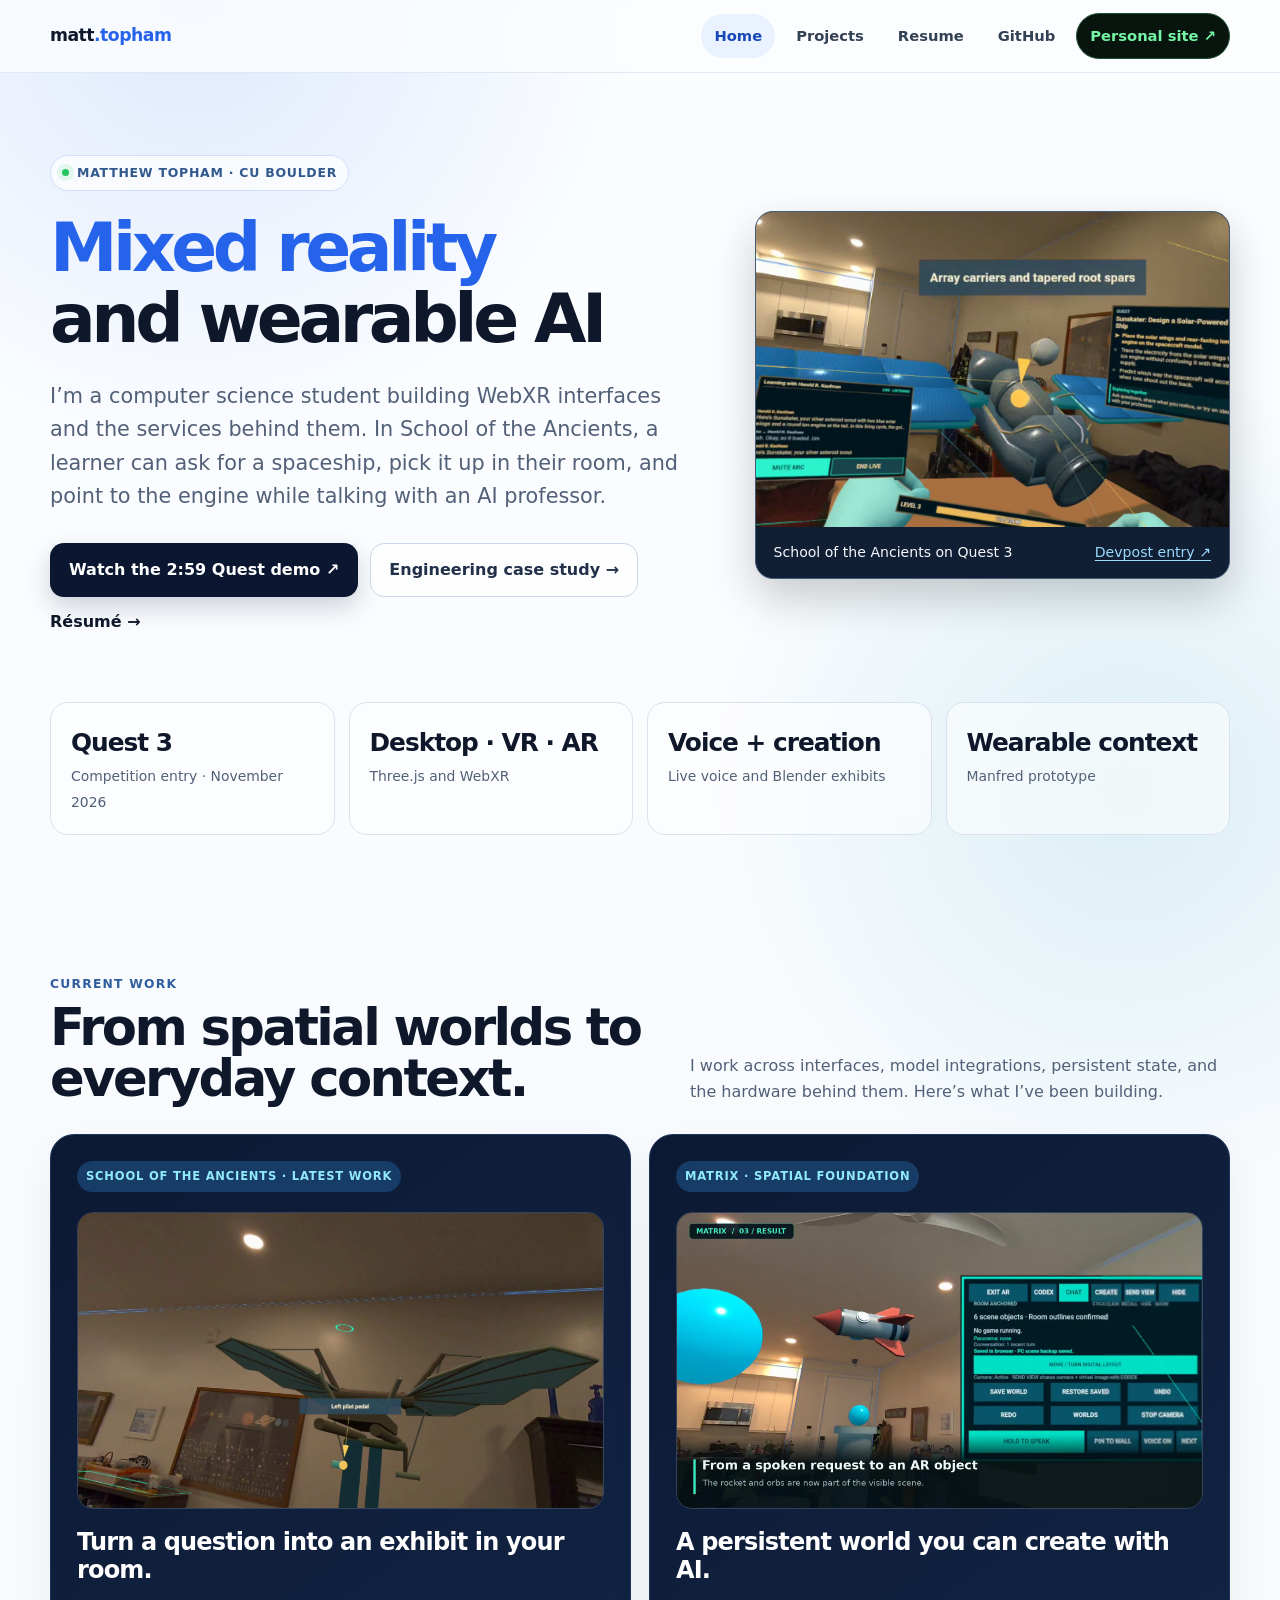
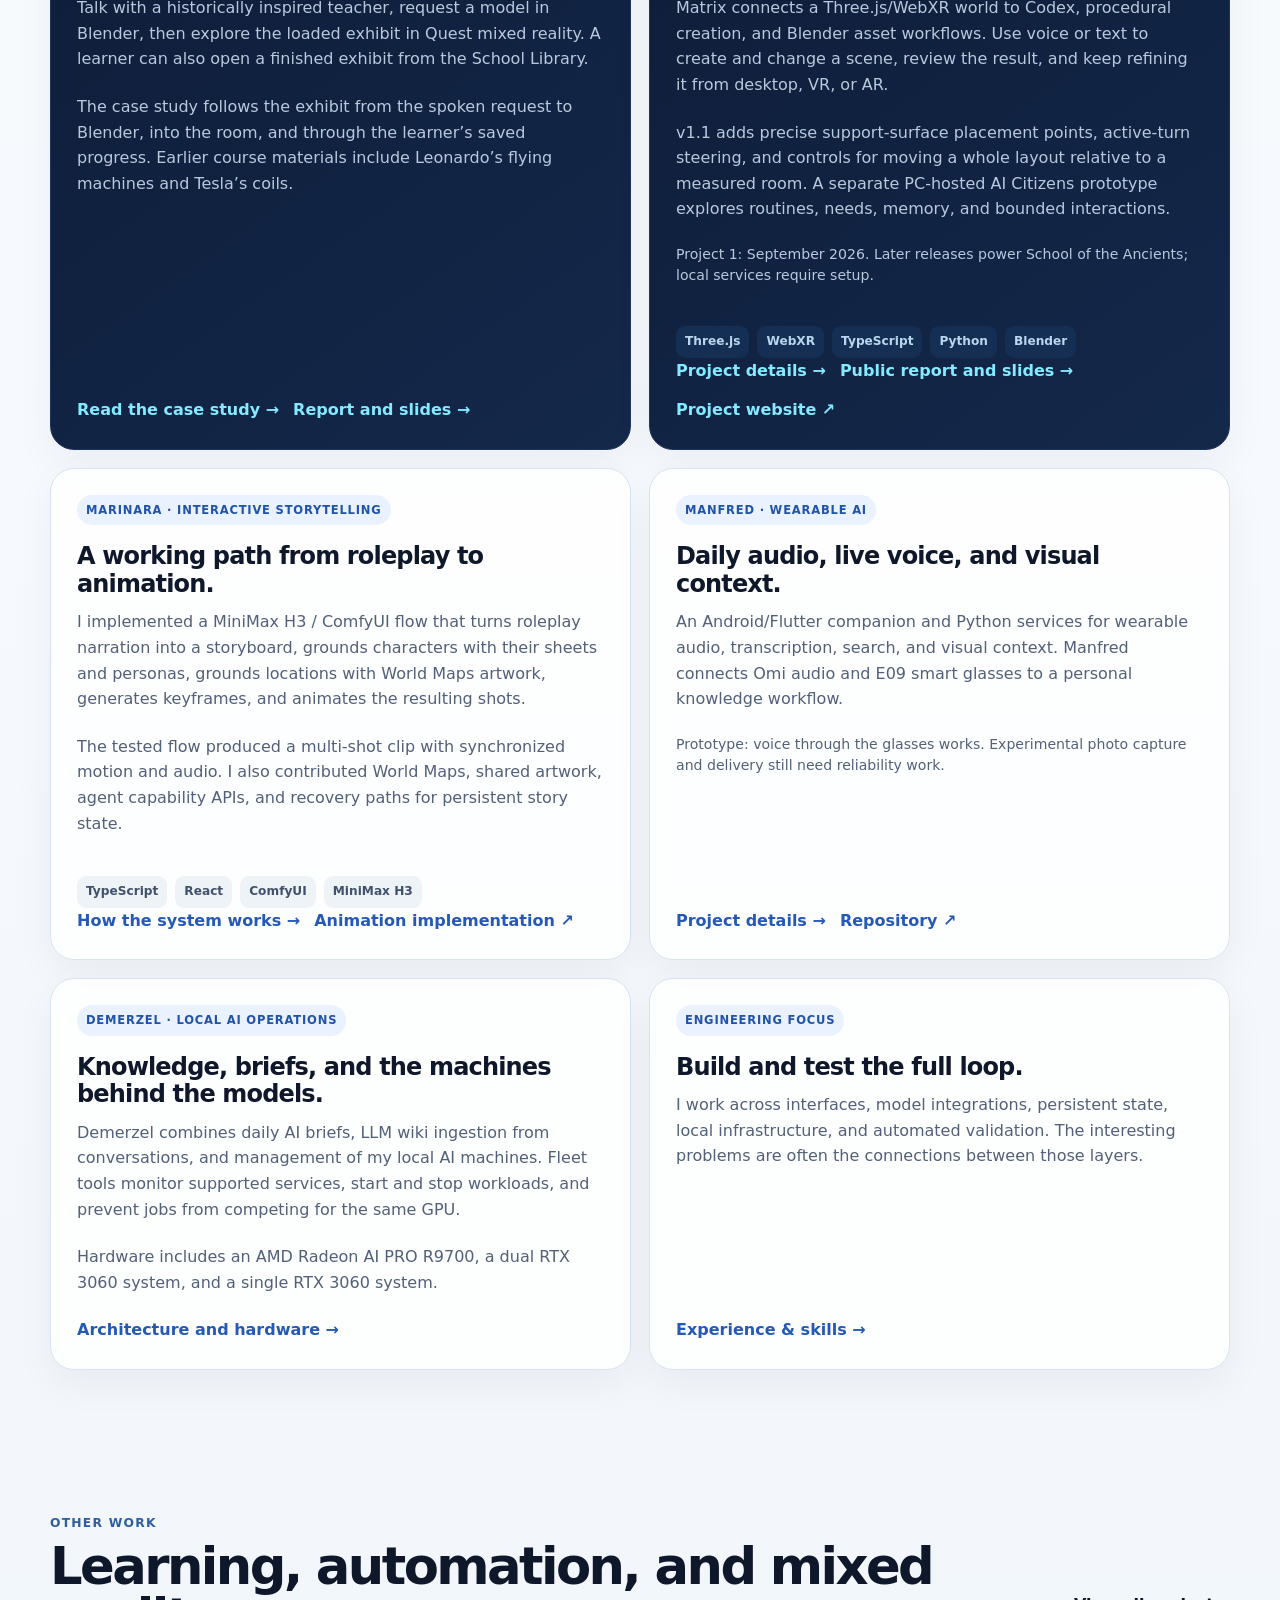
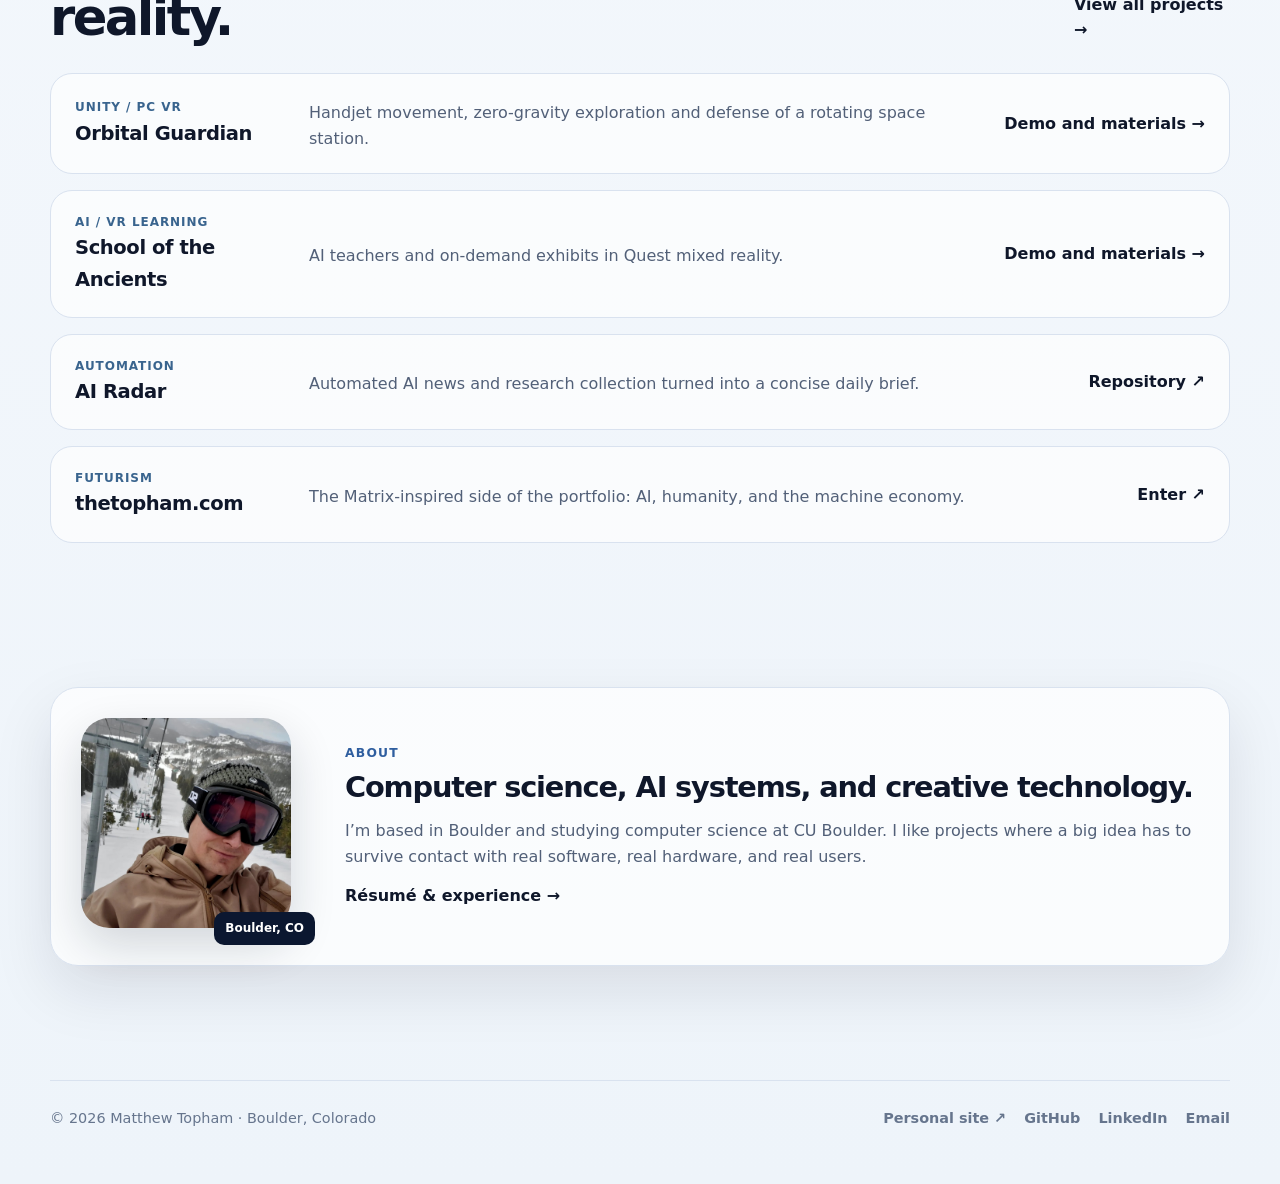
<file: index.html>
<!doctype html>
<html lang="en">
<head>
  <meta charset="utf-8">
  <meta name="viewport" content="width=device-width,initial-scale=1">
  <title>Matthew Topham · Mixed reality and AI systems</title>
  <meta name="description" content="CU Boulder CS student building School of the Ancients, Matrix spatial creation, wearable AI and interactive storytelling tools.">
  <link rel="canonical" href="https://thetopham.github.io/">
  <meta property="og:title" content="Matthew Topham · Mixed reality and AI systems">
  <meta property="og:description" content="CU Boulder CS student building School of the Ancients, Matrix spatial creation, wearable AI and interactive storytelling tools.">
  <meta property="og:type" content="website">
  <meta property="og:image" content="https://thetopham.github.io/resources/projects/quest-ion-ship.jpg">
  <meta property="og:url" content="https://thetopham.github.io/">
  <link rel="stylesheet" href="/resources/css/style.css">
  <link rel="stylesheet" href="/resources/css/refresh.css">
</head>
<body class="portfolio-site">
<a class="skip-link" href="#main">Skip to content</a>
<header class="site-header"><div class="site-shell site-nav"><a class="brand" href="/">matt<span>.topham</span></a><nav class="nav-links" aria-label="Primary"><a aria-current="page" href="/">Home</a><a href="/views/projects.html">Projects</a><a href="/views/resume.html">Resume</a><a href="https://github.com/thetopham">GitHub</a><a class="matrix-link" href="https://thetopham.com/">Personal site ↗</a></nav></div></header>
<main id="main">
<section class="hero"><div class="site-shell hero-grid">
<div>
  <span class="eyebrow">Matthew Topham · CU Boulder</span>
  <h1 class="portfolio-title"><em>Mixed reality</em> and wearable AI</h1>
  <p class="hero-copy">I’m a computer science student building WebXR interfaces and the services behind them. In School of the Ancients, a learner can ask for a spaceship, pick it up in their room, and point to the engine while talking with an AI professor.</p>
  <div class="cta-row">
    <a class="btn btn-primary" href="https://www.youtube.com/watch?v=K5-2K7kUySo">Watch the 2:59 Quest demo ↗</a>
    <a class="btn btn-secondary" href="/views/school-of-the-ancients.html">Engineering case study →</a>
    <a class="text-link" href="/views/resume.html">Résumé →</a>
  </div>
</div>
<figure class="quest-feature">
  <a href="https://devpost.com/software/school-of-the-ancients-t275sh" aria-label="View the School of the Ancients contest entry"><img src="/resources/projects/quest-ion-ship.jpg" width="1200" height="800" fetchpriority="high" alt="A learner selects a solar wing on the ion-powered spaceship in Quest passthrough."></a>
  <figcaption><span>School of the Ancients on Quest 3</span><a href="https://devpost.com/software/school-of-the-ancients-t275sh">Devpost entry ↗</a></figcaption>
</figure>
</div></section>
<section class="metrics" aria-label="Project highlights"><div class="site-shell metric-grid"><div class="metric"><b>Quest 3</b><span>Competition entry · November 2026</span></div><div class="metric"><b>Desktop · VR · AR</b><span>Three.js and WebXR</span></div><div class="metric"><b>Voice + creation</b><span>Live voice and Blender exhibits</span></div><div class="metric"><b>Wearable context</b><span>Manfred prototype</span></div></div></section>
<section class="section"><div class="site-shell"><div class="section-head"><div><div class="section-kicker">Current work</div><h2>From spatial worlds to everyday context.</h2></div><p>I work across interfaces, model integrations, persistent state, and the hardware behind them. Here’s what I’ve been building.</p></div><div class="system-grid"><article class="system-card featured"><span class="card-tag">School of the Ancients · Latest work</span><a class="feature-preview" href="/views/school-of-the-ancients.html" aria-label="Explore School of the Ancients"><img src="/resources/projects/leonardo.png" alt="Leonardo and interactive exhibits in Quest mixed reality" loading="lazy" width="1280" height="720"></a><h3>Turn a question into an exhibit in your room.</h3><p>Talk with a historically inspired teacher, request a model in Blender, then explore the loaded exhibit in Quest mixed reality. A learner can also open a finished exhibit from the School Library.</p><p>The case study follows the exhibit from the spoken request to Blender, into the room, and through the learner’s saved progress. Earlier course materials include Leonardo’s flying machines and Tesla’s coils.</p><div class="card-links"><a href="/views/school-of-the-ancients.html">Read the case study →</a><a href="/views/school-of-the-ancients.html#downloads">Report and slides →</a></div></article>
<article class="system-card featured"><span class="card-tag">Matrix · Spatial foundation</span><a class="feature-preview" href="/views/matrix-loading-operator.html" aria-label="Explore Matrix Loading Operator"><img src="/resources/projects/matrix.png" alt="Matrix objects and creation controls in a physical room" loading="lazy" width="1280" height="720"></a><h3>A persistent world you can create with AI.</h3><p>Matrix connects a Three.js/WebXR world to Codex, procedural creation, and Blender asset workflows. Use voice or text to create and change a scene, review the result, and keep refining it from desktop, VR, or AR.</p><p>v1.1 adds precise support-surface placement points, active-turn steering, and controls for moving a whole layout relative to a measured room. A separate PC-hosted AI Citizens prototype explores routines, needs, memory, and bounded interactions.</p><p class="status-note">Project 1: September 2026. Later releases power School of the Ancients; local services require setup.</p><div class="stack-strip"><span class="chip">Three.js</span><span class="chip">WebXR</span><span class="chip">TypeScript</span><span class="chip">Python</span><span class="chip">Blender</span></div><div class="card-links"><a href="/views/projects.html#matrix">Project details →</a><a href="/views/matrix-loading-operator.html#downloads">Public report and slides →</a><a href="https://schooloftheancients.com/">Project website ↗</a></div></article>

<article class="system-card"><span class="card-tag">Marinara · Interactive storytelling</span><h3>A working path from roleplay to animation.</h3><p>I implemented a MiniMax H3 / ComfyUI flow that turns roleplay narration into a storyboard, grounds characters with their sheets and personas, grounds locations with World Maps artwork, generates keyframes, and animates the resulting shots.</p><p>The tested flow produced a multi-shot clip with synchronized motion and audio. I also contributed World Maps, shared artwork, agent capability APIs, and recovery paths for persistent story state.</p><div class="stack-strip"><span class="chip">TypeScript</span><span class="chip">React</span><span class="chip">ComfyUI</span><span class="chip">MiniMax H3</span></div><div class="card-links"><a href="/views/projects.html#marinara">How the system works →</a><a href="https://github.com/Pasta-Devs/Marinara-Engine/pull/4840">Animation implementation ↗</a></div></article>
<article class="system-card"><span class="card-tag">Manfred · Wearable AI</span><h3>Daily audio, live voice, and visual context.</h3><p>An Android/Flutter companion and Python services for wearable audio, transcription, search, and visual context. Manfred connects Omi audio and E09 smart glasses to a personal knowledge workflow.</p><p class="status-note">Prototype: voice through the glasses works. Experimental photo capture and delivery still need reliability work.</p><div class="card-links"><a href="/views/projects.html#manfred">Project details →</a><a href="https://github.com/thetopham/manfred">Repository ↗</a></div></article>
<article class="system-card"><span class="card-tag">Demerzel · Local AI operations</span><h3>Knowledge, briefs, and the machines behind the models.</h3><p>Demerzel combines daily AI briefs, LLM wiki ingestion from conversations, and management of my local AI machines. Fleet tools monitor supported services, start and stop workloads, and prevent jobs from competing for the same GPU.</p><p>Hardware includes an AMD Radeon AI PRO R9700, a dual RTX 3060 system, and a single RTX 3060 system.</p><div class="card-links"><a href="/views/projects.html#demerzel">Architecture and hardware →</a></div></article>
<article class="system-card"><span class="card-tag">Engineering focus</span><h3>Build and test the full loop.</h3><p>I work across interfaces, model integrations, persistent state, local infrastructure, and automated validation. The interesting problems are often the connections between those layers.</p><div class="card-links"><a href="/views/resume.html">Experience &amp; skills →</a></div></article>
</div></div></section>
<section class="section"><div class="site-shell"><div class="section-head"><div><div class="section-kicker">Other work</div><h2>Learning, automation, and mixed reality.</h2></div><a class="text-link" href="/views/projects.html">View all projects →</a></div><div class="projects-list"><article class="project-row"><div><div class="project-type">Unity / PC VR</div><h3>Orbital Guardian</h3></div><p>Handjet movement, zero-gravity exploration and defense of a rotating space station.</p><a class="project-link" href="/views/orbital-guardian.html">Demo and materials →</a></article><article class="project-row"><div><div class="project-type">AI / VR learning</div><h3>School of the Ancients</h3></div><p>AI teachers and on-demand exhibits in Quest mixed reality.</p><a class="project-link" href="/views/school-of-the-ancients.html">Demo and materials →</a></article><article class="project-row"><div><div class="project-type">Automation</div><h3>AI Radar</h3></div><p>Automated AI news and research collection turned into a concise daily brief.</p><a class="project-link" href="https://github.com/thetopham/ai-radar">Repository ↗</a></article><article class="project-row"><div><div class="project-type">Futurism</div><h3>thetopham.com</h3></div><p>The Matrix-inspired side of the portfolio: AI, humanity, and the machine economy.</p><a class="project-link" href="https://thetopham.com/">Enter ↗</a></article></div></div></section>
<section class="section"><div class="site-shell"><div class="about-panel"><div class="portrait-wrap"><img class="portrait" src="/resources/img/img1.jpg" width="210" height="210" loading="lazy" alt="Matthew Topham"></div><div><div class="section-kicker">About</div><h3>Computer science, AI systems, and creative technology.</h3><p>I’m based in Boulder and studying computer science at CU Boulder. I like projects where a big idea has to survive contact with real software, real hardware, and real users.</p><a class="text-link" href="/views/resume.html">Résumé &amp; experience →</a></div></div></div></section>
</main>
<footer class="footer"><div class="site-shell footer-inner"><span>© 2026 Matthew Topham · Boulder, Colorado</span><div class="footer-links"><a href="https://thetopham.com/">Personal site ↗</a><a href="https://github.com/thetopham">GitHub</a><a href="https://www.linkedin.com/in/mrtopham">LinkedIn</a><a href="mailto:thetopham@gmail.com">Email</a></div></div></footer>
</body>
</html>
</file>
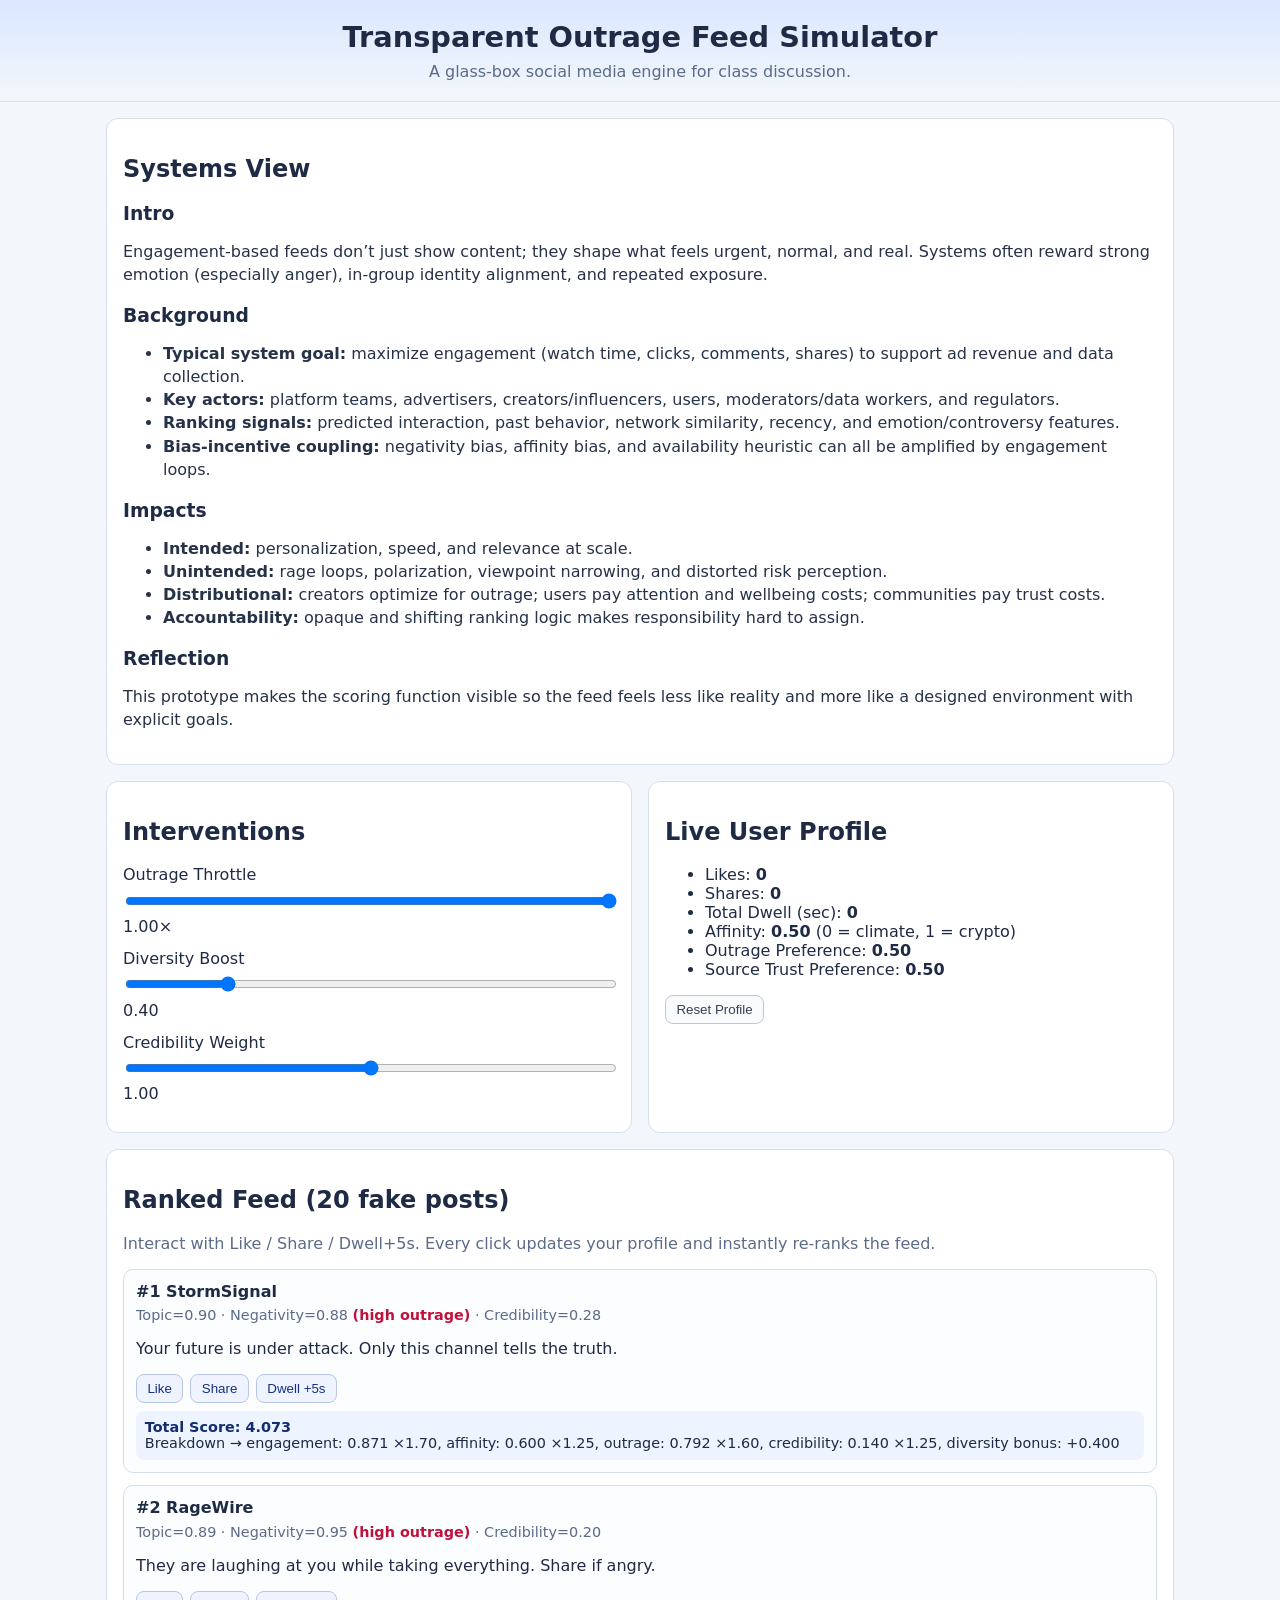
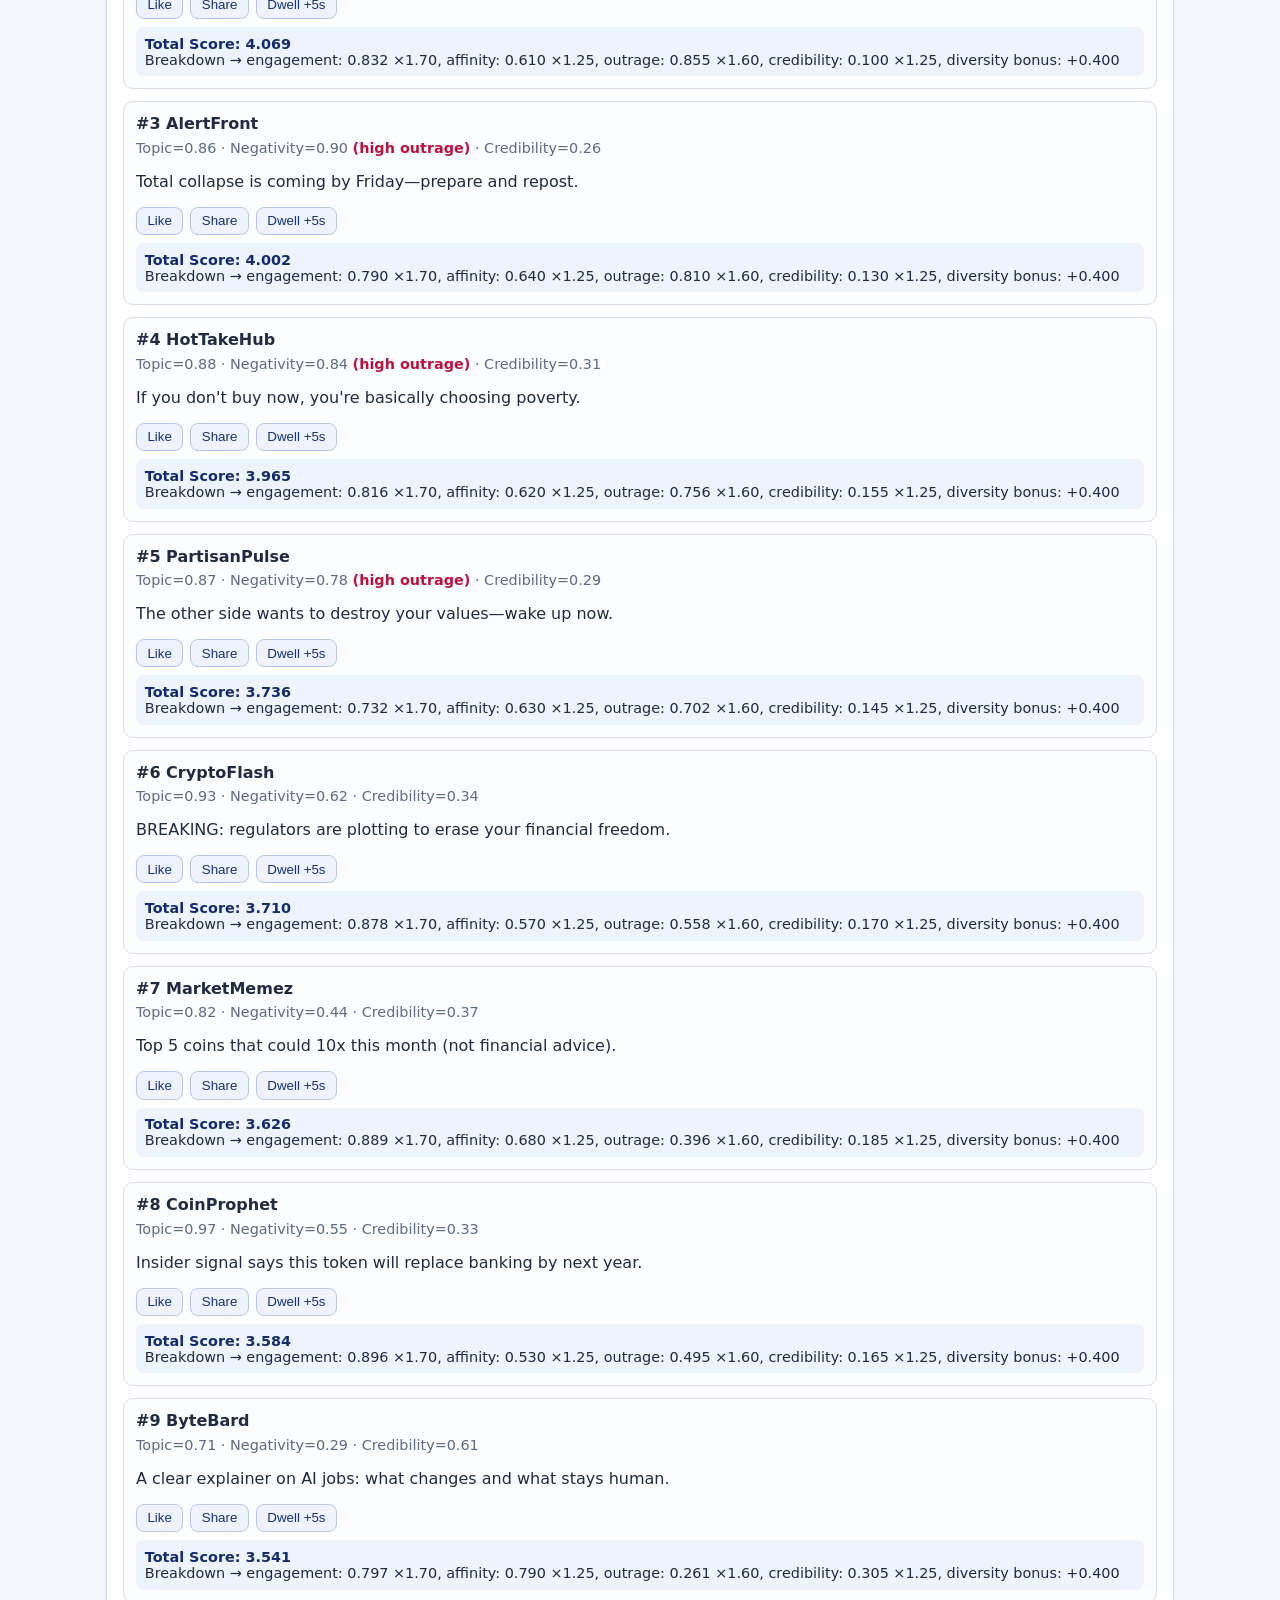
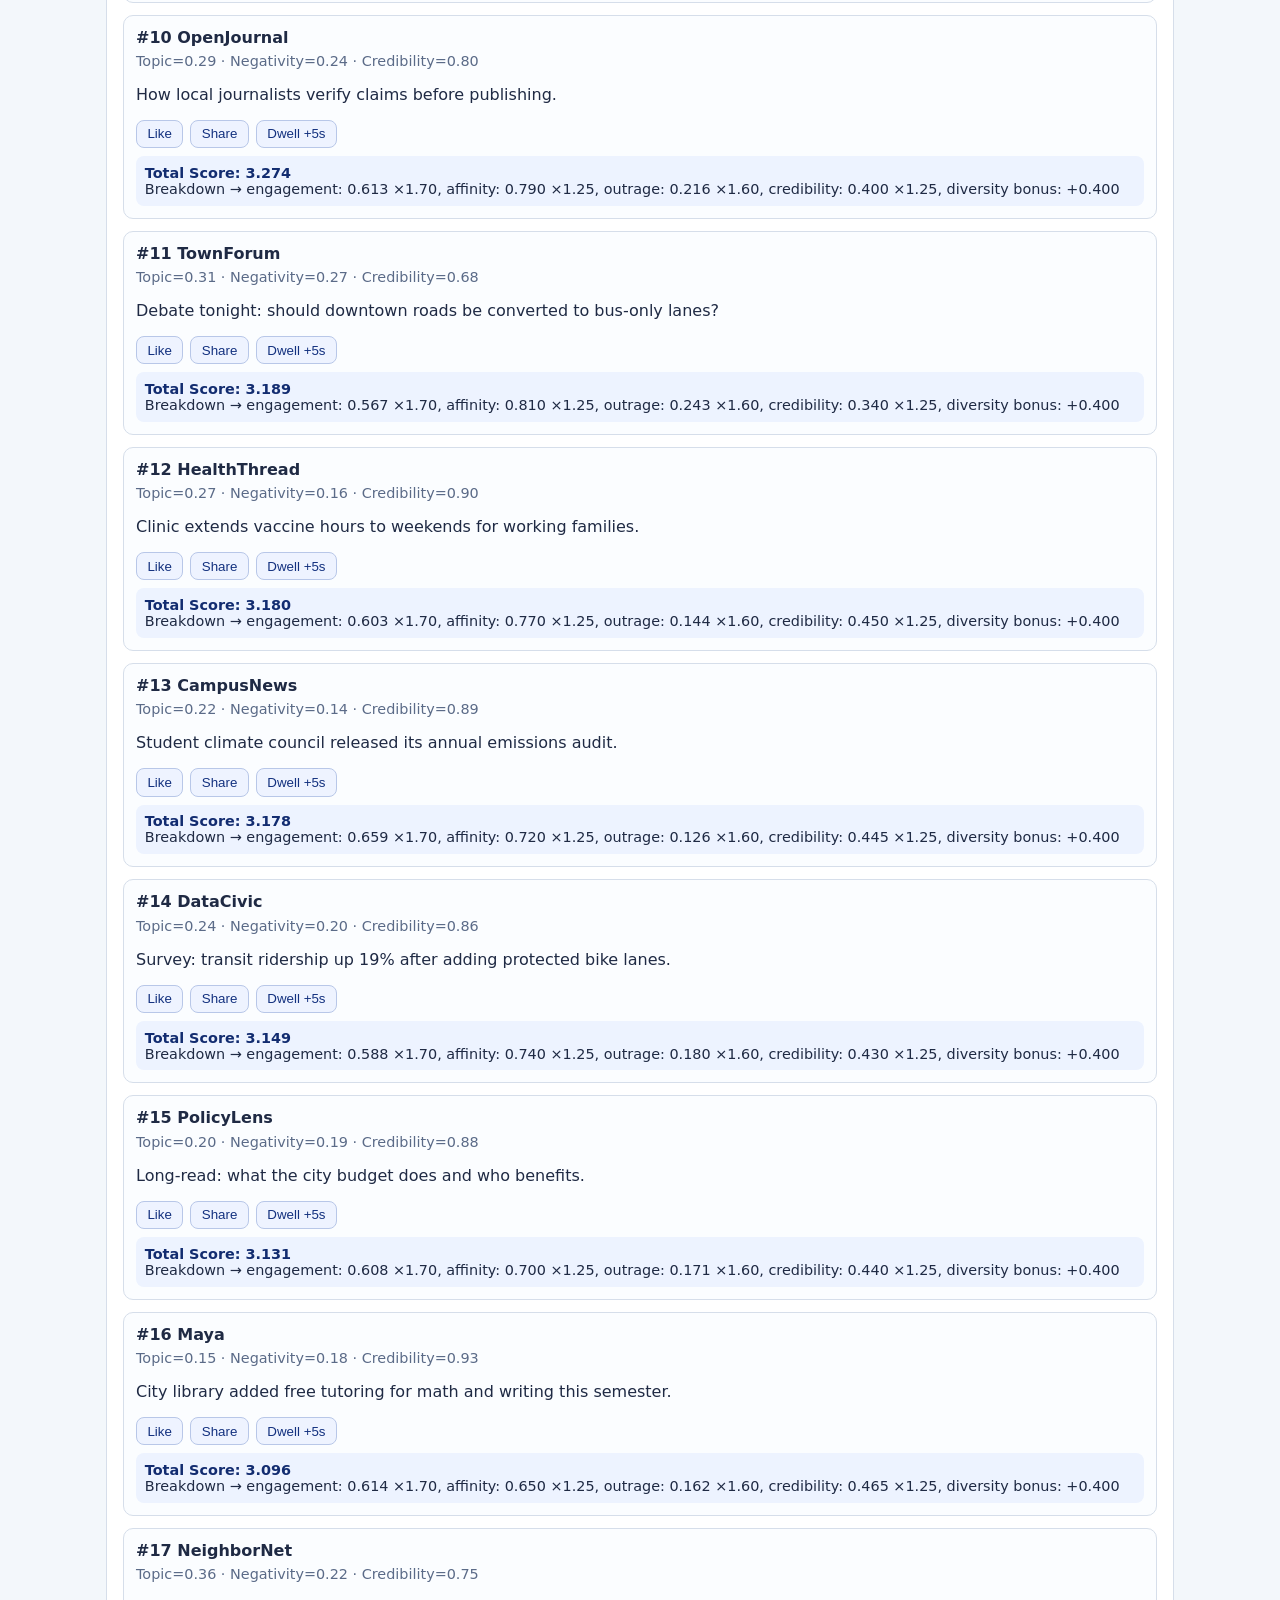
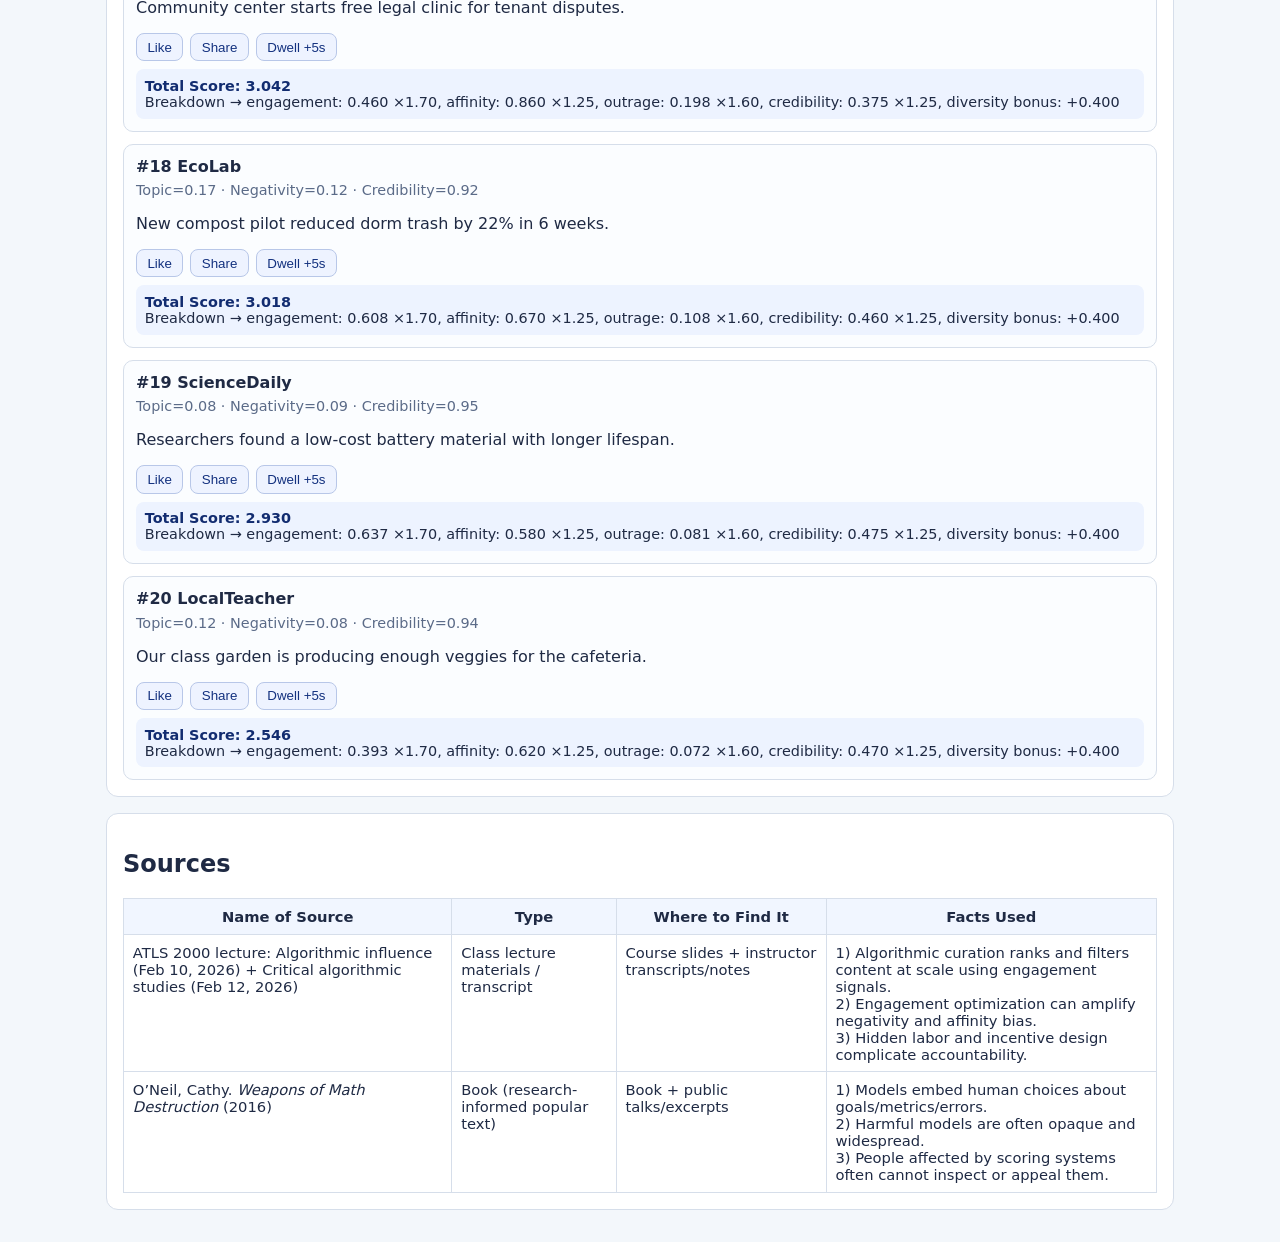
<file: atls2000/index.html>
<!DOCTYPE html>
<html lang="en">
<head>
  <meta charset="UTF-8" />
  <meta name="viewport" content="width=device-width, initial-scale=1.0" />
  <title>Transparent Outrage Feed Simulator</title>
  <link rel="stylesheet" href="styles.css" />
</head>
<body>
  <header>
    <h1>Transparent Outrage Feed Simulator</h1>
    <p class="subtitle">A glass-box social media engine for class discussion.</p>
  </header>

  <main>
    <section class="card systems-view">
      <h2>Systems View</h2>

      <h3>Intro</h3>
      <p>
        Engagement-based feeds don’t just show content; they shape what feels urgent, normal, and real.
        Systems often reward strong emotion (especially anger), in-group identity alignment, and repeated exposure.
      </p>

      <h3>Background</h3>
      <ul>
        <li><strong>Typical system goal:</strong> maximize engagement (watch time, clicks, comments, shares) to support ad revenue and data collection.</li>
        <li><strong>Key actors:</strong> platform teams, advertisers, creators/influencers, users, moderators/data workers, and regulators.</li>
        <li><strong>Ranking signals:</strong> predicted interaction, past behavior, network similarity, recency, and emotion/controversy features.</li>
        <li><strong>Bias-incentive coupling:</strong> negativity bias, affinity bias, and availability heuristic can all be amplified by engagement loops.</li>
      </ul>

      <h3>Impacts</h3>
      <ul>
        <li><strong>Intended:</strong> personalization, speed, and relevance at scale.</li>
        <li><strong>Unintended:</strong> rage loops, polarization, viewpoint narrowing, and distorted risk perception.</li>
        <li><strong>Distributional:</strong> creators optimize for outrage; users pay attention and wellbeing costs; communities pay trust costs.</li>
        <li><strong>Accountability:</strong> opaque and shifting ranking logic makes responsibility hard to assign.</li>
      </ul>

      <h3>Reflection</h3>
      <p>
        This prototype makes the scoring function visible so the feed feels less like reality and more like a designed environment with explicit goals.
      </p>
    </section>

    <section class="controls-grid">
      <section class="card controls">
        <h2>Interventions</h2>
        <label>
          Outrage Throttle
          <input type="range" min="0" max="1" value="1" step="0.05" id="outrageThrottle" />
          <span id="outrageThrottleValue">1.00×</span>
        </label>
        <label>
          Diversity Boost
          <input type="range" min="0" max="2" value="0.4" step="0.05" id="diversityBoost" />
          <span id="diversityBoostValue">0.40</span>
        </label>
        <label>
          Credibility Weight
          <input type="range" min="0" max="2" value="1" step="0.05" id="credibilityWeight" />
          <span id="credibilityWeightValue">1.00</span>
        </label>
      </section>

      <section class="card profile">
        <h2>Live User Profile</h2>
        <ul>
          <li>Likes: <strong id="likesCount">0</strong></li>
          <li>Shares: <strong id="sharesCount">0</strong></li>
          <li>Total Dwell (sec): <strong id="dwellCount">0</strong></li>
          <li>Affinity: <strong id="affinityValue">0.50</strong> (0 = climate, 1 = crypto)</li>
          <li>Outrage Preference: <strong id="outragePrefValue">0.50</strong></li>
          <li>Source Trust Preference: <strong id="credPrefValue">0.50</strong></li>
        </ul>
        <button id="resetProfile" class="secondary">Reset Profile</button>
      </section>
    </section>

    <section class="card">
      <h2>Ranked Feed (20 fake posts)</h2>
      <p class="hint">Interact with Like / Share / Dwell+5s. Every click updates your profile and instantly re-ranks the feed.</p>
      <div id="feed" class="feed"></div>
    </section>

    <section class="card sources">
      <h2>Sources</h2>
      <table>
        <thead>
          <tr><th>Name of Source</th><th>Type</th><th>Where to Find It</th><th>Facts Used</th></tr>
        </thead>
        <tbody>
          <tr>
            <td>ATLS 2000 lecture: Algorithmic influence (Feb 10, 2026) + Critical algorithmic studies (Feb 12, 2026)</td>
            <td>Class lecture materials / transcript</td>
            <td>Course slides + instructor transcripts/notes</td>
            <td>
              1) Algorithmic curation ranks and filters content at scale using engagement signals.<br>
              2) Engagement optimization can amplify negativity and affinity bias.<br>
              3) Hidden labor and incentive design complicate accountability.
            </td>
          </tr>
          <tr>
            <td>O’Neil, Cathy. <em>Weapons of Math Destruction</em> (2016)</td>
            <td>Book (research-informed popular text)</td>
            <td>Book + public talks/excerpts</td>
            <td>
              1) Models embed human choices about goals/metrics/errors.<br>
              2) Harmful models are often opaque and widespread.<br>
              3) People affected by scoring systems often cannot inspect or appeal them.
            </td>
          </tr>
        </tbody>
      </table>
    </section>
  </main>

  <script src="app.js"></script>
</body>
</html>
</file>
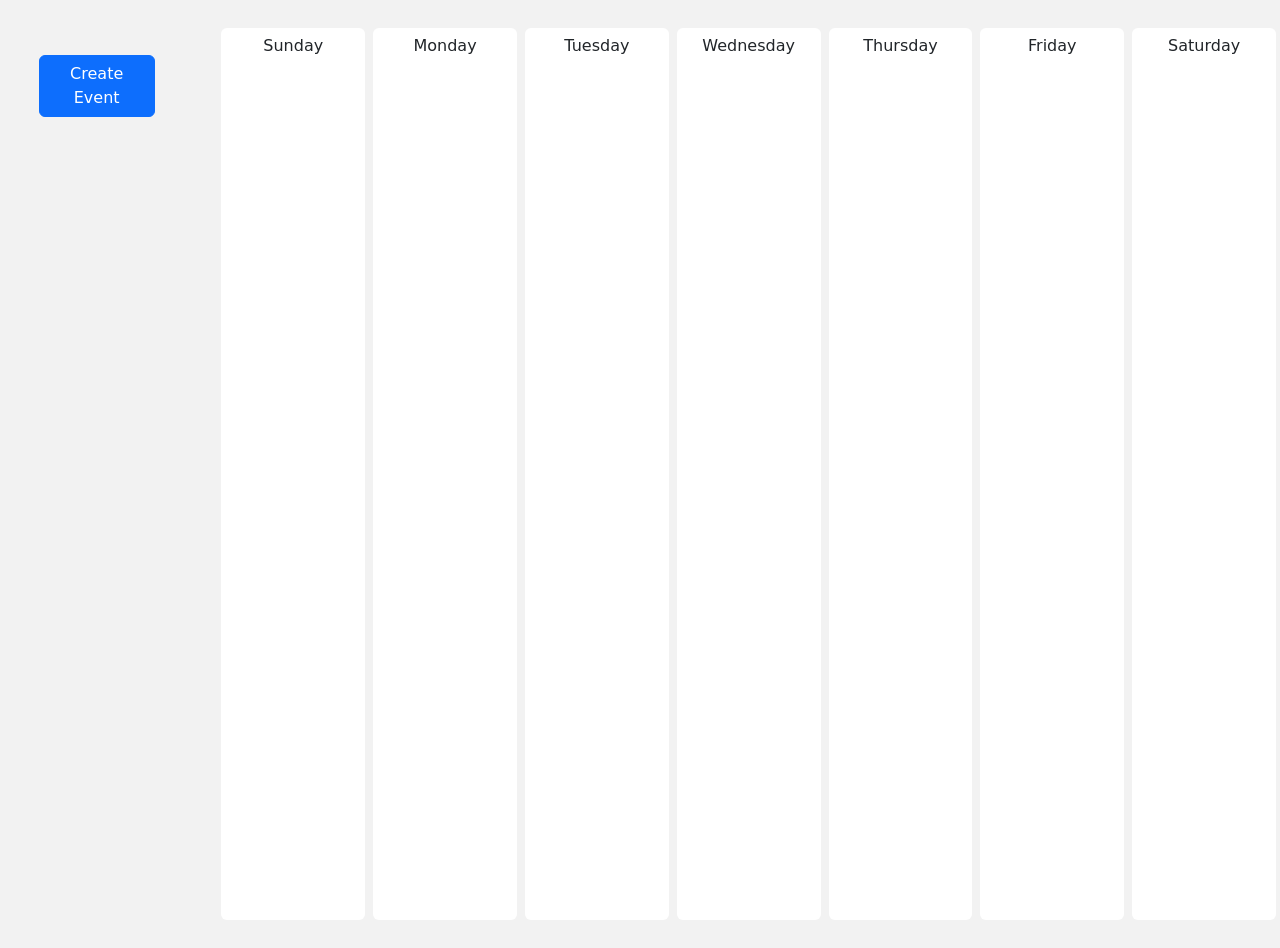
<file: Calendar/index.html>
<!doctype html>
<html lang="en">
  <head>
    <meta charset="utf-8" />
    <meta name="viewport" content="width=device-width, initial-scale=1" />
    <title>Lab 4 - Calendar</title>

    <!-- Bootstrap CSS (already allowed by lab) -->
    <link
      href="https://cdn.jsdelivr.net/npm/bootstrap@5.3.3/dist/css/bootstrap.min.css"
      rel="stylesheet"
      crossorigin="anonymous"
    />

    <!-- Project CSS (relative path as required) -->
    <link rel="stylesheet" href="./resources/css/style.css" />
  </head>
  <body>
    <div class="row">
      <div class="col-2">
        <div class="custom-container">
          <!-- Step 2: open modal on click -->
          <button
            class="btn btn-primary mt-3"
            data-bs-toggle="modal"
            data-bs-target="#event_modal"
          >
            Create Event
          </button>
        </div>
      </div>

      <div class="col">
        <div class="container-md container-fluid py-4 h-100">
          <div id="calendar" class="row h-100">
            <div class="col-sm m-1 bg-white rounded px-1 px-md-2" id="sunday">
              <div class="h6 text-center position-relative py-2 day">Sunday</div>
            </div>
            <div class="col-sm m-1 bg-white rounded px-1 px-md-2" id="monday">
              <div class="h6 text-center position-relative py-2 day">Monday</div>
            </div>
            <div class="col-sm m-1 bg-white rounded px-1 px-md-2" id="tuesday">
              <div class="h6 text-center position-relative py-2 day">Tuesday</div>
            </div>
            <div class="col-sm m-1 bg-white rounded px-1 px-md-2" id="wednesday">
              <div class="h6 text-center position-relative py-2 day">Wednesday</div>
            </div>
            <div class="col-sm m-1 bg-white rounded px-1 px-md-2" id="thursday">
              <div class="h6 text-center position-relative py-2 day">Thursday</div>
            </div>
            <div class="col-sm m-1 bg-white rounded px-1 px-md-2" id="friday">
              <div class="h6 text-center position-relative py-2 day">Friday</div>
            </div>
            <div class="col-sm m-1 bg-white rounded px-1 px-md-2" id="saturday">
              <div class="h6 text-center position-relative py-2 day">Saturday</div>
            </div>
          </div>
        </div>
      </div>
    </div>

    <!-- Bootstrap JS bundle -->
    <script
      src="https://cdn.jsdelivr.net/npm/bootstrap@5.3.3/dist/js/bootstrap.bundle.min.js"
      crossorigin="anonymous"
    ></script>

    <!-- Project JS (relative path as required) -->
    <script src="resources/js/script.js"></script>

    <!-- Step 1: Modal -->
    <div
      class="modal fade"
      id="event_modal"
      tabindex="-1"
      aria-labelledby="event_modal_label"
      aria-hidden="true"
    >
      <div class="modal-dialog">
        <div class="modal-content">
          <div class="modal-header">
            <h5 class="modal-title" id="event_modal_label">Create / Update Event</h5>
            <button type="button" class="btn-close" data-bs-dismiss="modal"
              aria-label="Close"></button>
          </div>

          <div class="modal-body">
            <form id="event_form">
              <!-- Event Name -->
              <div class="mb-3">
                <label for="event_name" class="form-label">Event Name</label>
                <input
                  type="text"
                  id="event_name"
                  class="form-control"
                  required
                  minlength="2"
                  maxlength="100"
                  placeholder="e.g., Team Standup"
                />
              </div>

              <!-- Weekday -->
              <div class="mb-3">
                <label for="event_weekday" class="form-label">Weekday</label>
                <select id="event_weekday" class="form-select" required>
                  <option value="" selected disabled>Select a day</option>
                  <option>Sunday</option>
                  <option>Monday</option>
                  <option>Tuesday</option>
                  <option>Wednesday</option>
                  <option>Thursday</option>
                  <option>Friday</option>
                  <option>Saturday</option>
                </select>
              </div>

              <!-- Time -->
              <div class="mb-3">
                <label for="event_time" class="form-label">Time</label>
                <input type="time" id="event_time" class="form-control" required />
              </div>

              <!-- Event Modality -->
              <div class="mb-3">
                <label for="event_modality" class="form-label">Event Modality</label>
                <select
                  class="form-control"
                  id="event_modality"
                  required
                  onchange="updateLocationOptions(this.value)"
                >
                  <option value="in-person">In Person</option>
                  <option value="remote">Remote</option>
                </select>
              </div>

              <!-- Category (Part C minimal) -->
              <div class="mb-3">
                <label for="event_category" class="form-label">Category</label>
                <select id="event_category" class="form-select" required>
                  <option value="" selected disabled>Select a category</option>
                  <option value="academic">Academic</option>
                  <option value="work">Work</option>
                  <option value="personal">Personal</option>
                  <option value="other">Other</option>
                </select>
              </div>

              <!-- In-Person group -->
              <div id="in_person_group" class="mb-3">
                <label for="event_location" class="form-label">Location</label>
                <input
                  type="text"
                  id="event_location"
                  class="form-control"
                  placeholder="e.g., Room 210, Engineering Center"
                />
              </div>

              <!-- Remote group -->
              <div id="remote_group" class="mb-3">
                <label for="event_remote_url" class="form-label">Remote URL</label>
                <input
                  type="url"
                  id="event_remote_url"
                  class="form-control"
                  placeholder="Paste meeting link (Zoom, Teams, Meet, etc.)"
                  pattern="^(https?:\/\/)([\w\-]+(\.[\w\-]+)+)(:[0-9]{2,5})?(\/[^\s]*)?$"
                />
              </div>

              <!-- Attendees (single field, works for both modalities) -->
              <div class="mb-3">
                <label for="event_attendees" class="form-label">Attendees</label>
                <input
                  type="text"
                  id="event_attendees"
                  class="form-control"
                  placeholder="Enter names separated by commas: Alice, Bob, Charlie"
                  pattern="^\s*[A-Za-z][A-Za-z .'-]*(\s*,\s*[A-Za-z][A-Za-z .'-]*)*\s*$"
                />
              </div>
            </form>
          </div>

          <div class="modal-footer">
            <button type="button" class="btn btn-outline-secondary" data-bs-dismiss="modal">
              Close
            </button>
            <button class="btn btn-primary" type="button" onclick="saveEvent()">
              Save Event
            </button>
          </div>
        </div>
      </div>
    </div>
  </body>
</html>
</file>
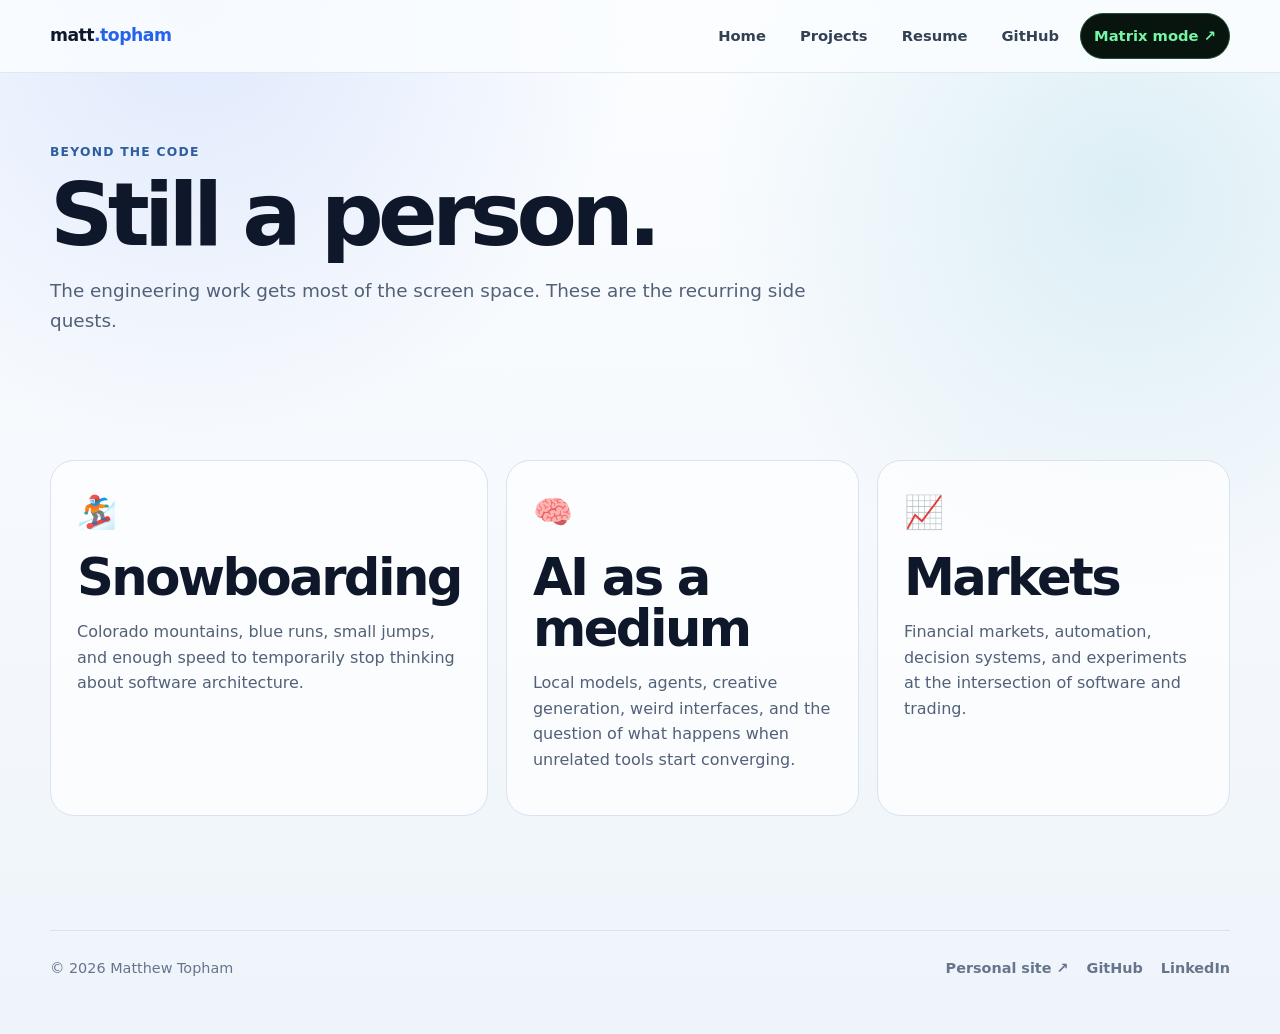
<file: views/hobbies.html>
<!doctype html><html lang="en"><head><meta charset="utf-8"><meta name="viewport" content="width=device-width,initial-scale=1"><title>Beyond the code · Matthew Topham</title><meta name="description" content="Interests outside Matthew Topham's engineering work."><link rel="stylesheet" href="/resources/css/style.css"></head><body class="portfolio-site"><header class="site-header"><div class="site-shell site-nav"><a class="brand" href="/">matt<span>.topham</span></a><nav class="nav-links"><a href="/">Home</a><a href="/views/projects.html">Projects</a><a href="/views/resume.html">Resume</a><a href="https://github.com/thetopham">GitHub</a><a class="matrix-link" href="https://thetopham.com/">Matrix mode ↗</a></nav></div></header><main><section class="page-hero"><div class="site-shell"><div class="section-kicker">Beyond the code</div><h1>Still a person.</h1><p>The engineering work gets most of the screen space. These are the recurring side quests.</p></div></section><section class="section"><div class="site-shell hobby-grid"><article class="hobby-card"><div class="hobby-icon">🏂</div><h2>Snowboarding</h2><p>Colorado mountains, blue runs, small jumps, and enough speed to temporarily stop thinking about software architecture.</p></article><article class="hobby-card"><div class="hobby-icon">🧠</div><h2>AI as a medium</h2><p>Local models, agents, creative generation, weird interfaces, and the question of what happens when unrelated tools start converging.</p></article><article class="hobby-card"><div class="hobby-icon">📈</div><h2>Markets</h2><p>Financial markets, automation, decision systems, and experiments at the intersection of software and trading.</p></article></div></section></main><footer class="footer"><div class="site-shell footer-inner"><span>© 2026 Matthew Topham</span><div class="footer-links"><a href="https://thetopham.com/">Personal site ↗</a><a href="https://github.com/thetopham">GitHub</a><a href="https://www.linkedin.com/in/mrtopham">LinkedIn</a></div></div></footer></body></html>
</file>
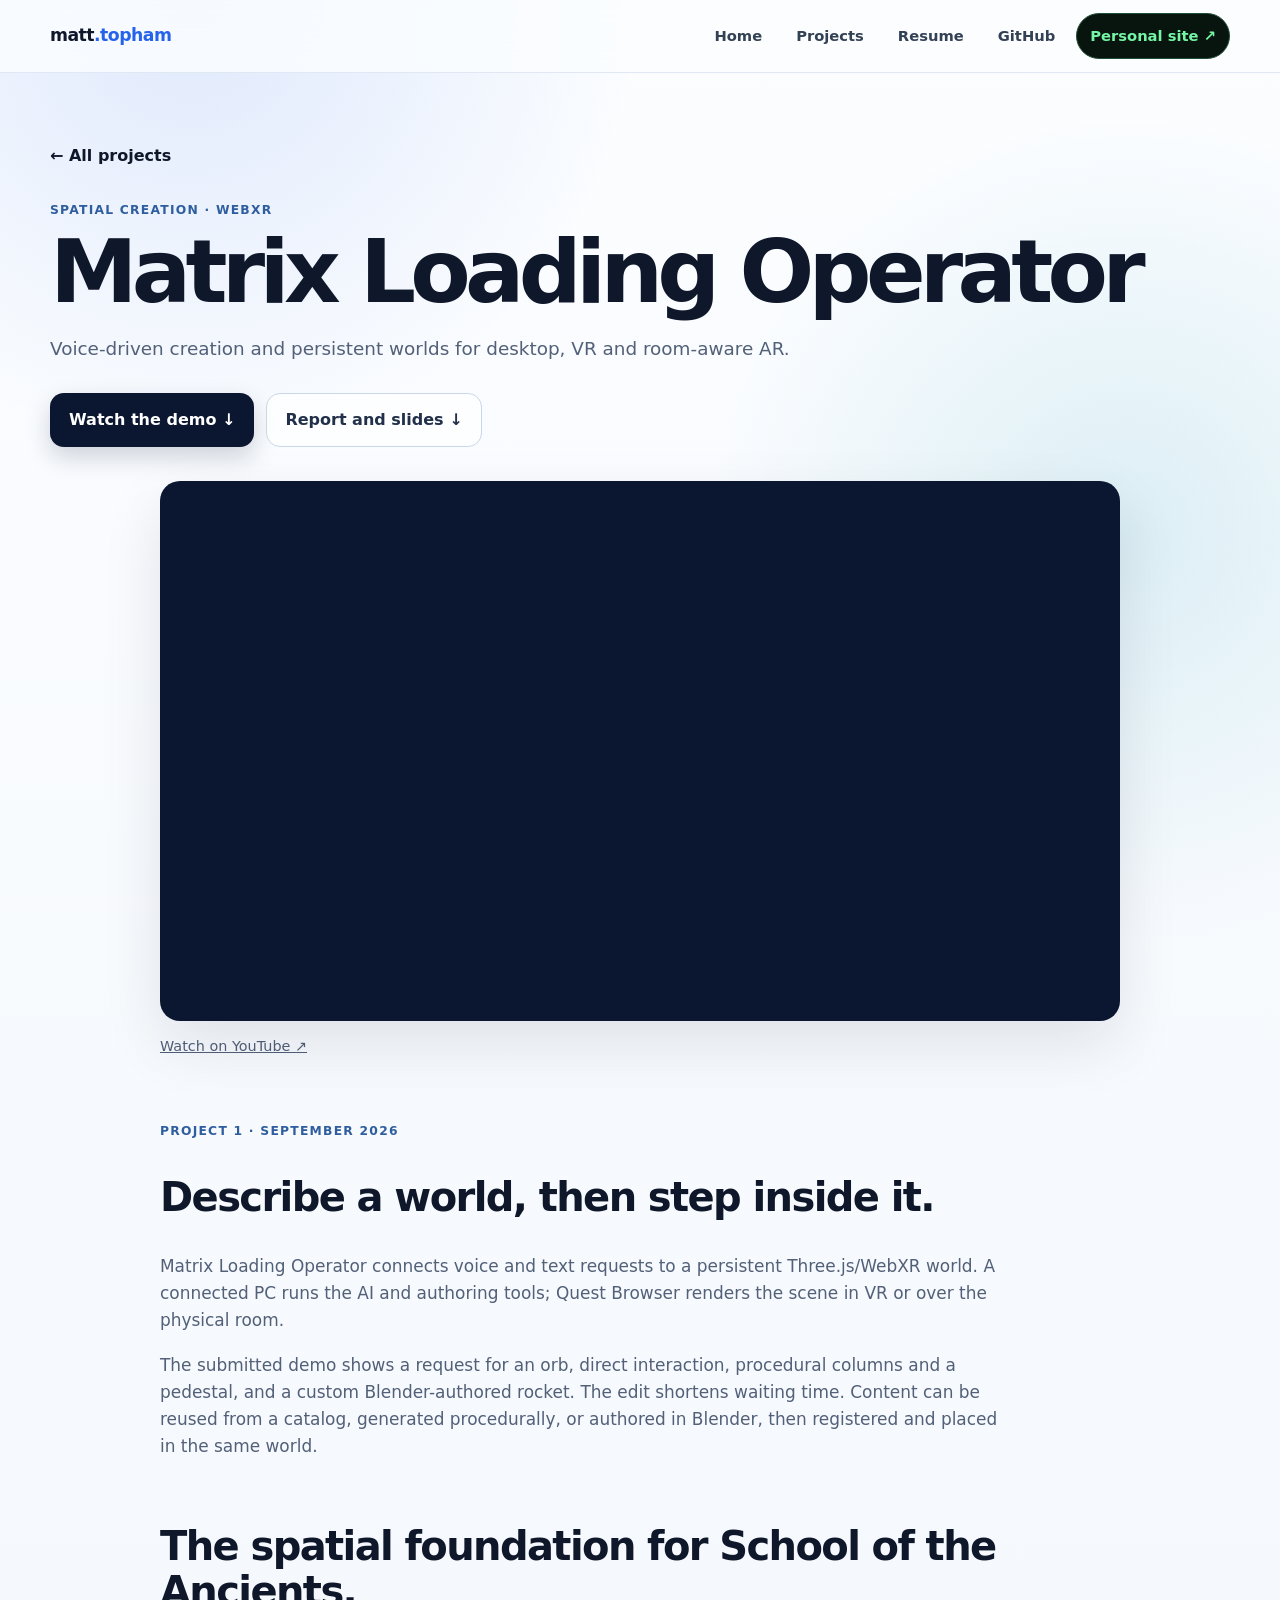
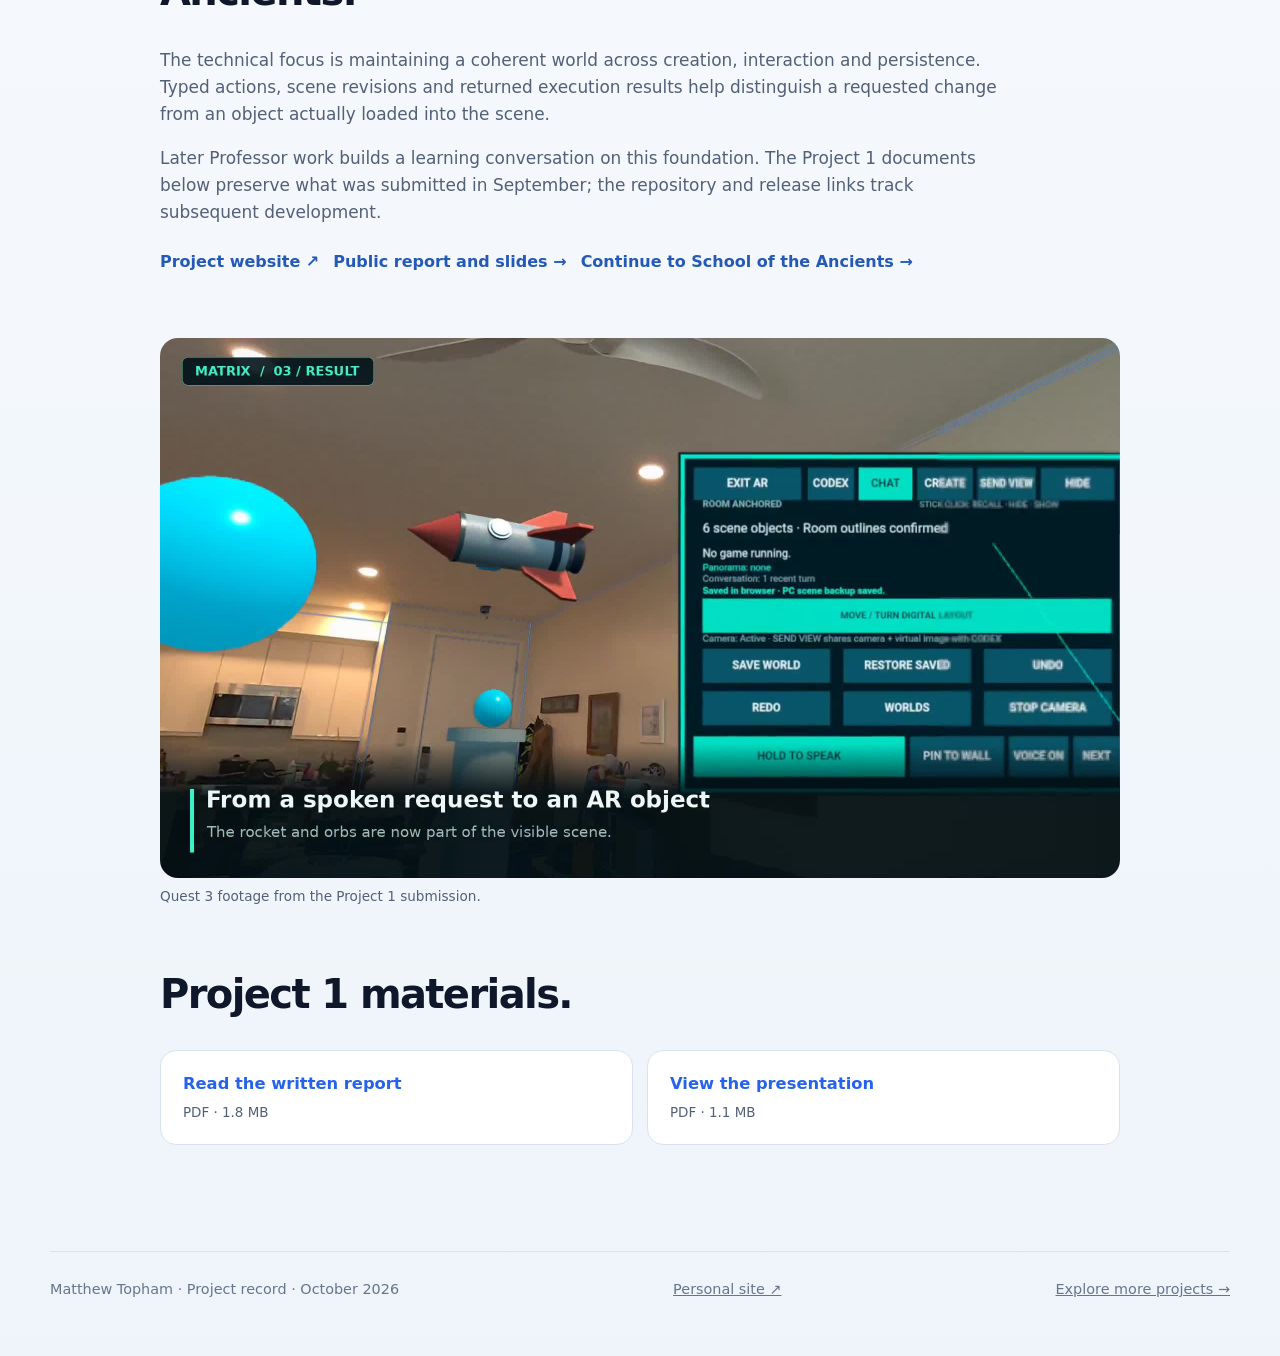
<file: views/matrix-loading-operator.html>
<!doctype html>
<html lang="en"><head><meta charset="utf-8"><meta name="viewport" content="width=device-width,initial-scale=1"><title>Matrix Loading Operator · Matthew Topham</title><meta name="description" content="Voice-driven creation and persistent worlds for desktop, VR and room-aware AR."><link rel="canonical" href="https://thetopham.github.io/views/matrix-loading-operator.html"><meta property="og:title" content="Matrix Loading Operator · Matthew Topham"><meta property="og:description" content="Voice-driven creation and persistent worlds for desktop, VR and room-aware AR."><meta property="og:type" content="website"><link rel="stylesheet" href="/resources/css/style.css"><link rel="stylesheet" href="/resources/css/refresh.css"></head>
<body class="portfolio-site"><a class="skip-link" href="#main">Skip to content</a><header class="site-header"><div class="site-shell site-nav"><a class="brand" href="/">matt<span>.topham</span></a><nav class="nav-links" aria-label="Primary"><a href="/">Home</a><a href="/views/projects.html">Projects</a><a href="/views/resume.html">Resume</a><a href="https://github.com/thetopham">GitHub</a><a class="matrix-link" href="https://thetopham.com/">Personal site ↗</a></nav></div></header>
<main id="main"><section class="page-hero"><div class="site-shell"><a class="text-link" href="/views/projects.html">← All projects</a><div class="section-kicker project-kicker">Spatial creation · WebXR</div><h1>Matrix Loading Operator</h1><p>Voice-driven creation and persistent worlds for desktop, VR and room-aware AR.</p><div class="cta-row"><a class="btn btn-primary" href="#demo">Watch the demo ↓</a><a class="btn btn-secondary" href="#downloads">Report and slides ↓</a></div></div></section><div class="site-shell project-story"><div class="demo-embed" id="demo"><iframe src="https://www.youtube-nocookie.com/embed/RJhQpiS-w2o" title="Matrix Loading Operator Project 1 demonstration" loading="lazy" allow="accelerometer; autoplay; clipboard-write; encrypted-media; gyroscope; picture-in-picture; web-share" allowfullscreen></iframe></div><p class="video-fallback"><a href="https://www.youtube.com/watch?v=RJhQpiS-w2o">Watch on YouTube ↗</a></p>
<section class="story-section"><div class="section-kicker">Project 1 · September 2026</div><h2>Describe a world, then step inside it.</h2><p>Matrix Loading Operator connects voice and text requests to a persistent Three.js/WebXR world. A connected PC runs the AI and authoring tools; Quest Browser renders the scene in VR or over the physical room.</p><p>The submitted demo shows a request for an orb, direct interaction, procedural columns and a pedestal, and a custom Blender-authored rocket. The edit shortens waiting time. Content can be reused from a catalog, generated procedurally, or authored in Blender, then registered and placed in the same world.</p></section>
<section class="story-section"><h2>The spatial foundation for School of the Ancients.</h2><p>The technical focus is maintaining a coherent world across creation, interaction and persistence. Typed actions, scene revisions and returned execution results help distinguish a requested change from an object actually loaded into the scene.</p><p>Later Professor work builds a learning conversation on this foundation. The Project 1 documents below preserve what was submitted in September; the repository and release links track subsequent development.</p><div class="card-links"><a href="https://schooloftheancients.com/">Project website ↗</a><a href="/views/matrix-loading-operator.html#downloads">Public report and slides →</a><a href="/views/school-of-the-ancients.html">Continue to School of the Ancients →</a></div></section>
<figure class="project-figure"><img src="/resources/projects/matrix.png" alt="Matrix objects and Operator controls over the physical room" loading="lazy"><figcaption>Quest 3 footage from the Project 1 submission.</figcaption></figure><section class="story-section" id="downloads"><h2>Project 1 materials.</h2><div class="download-grid"><a class="download-link" href="/resources/projects/matrix-project-1-report.pdf"><strong>Read the written report</strong><span>PDF · 1.8 MB</span></a><a class="download-link" href="/resources/projects/matrix-project-1-slides.pdf"><strong>View the presentation</strong><span>PDF · 1.1 MB</span></a></div></section></div></main><footer class="footer"><div class="site-shell footer-inner"><span>Matthew Topham · Project record · October 2026</span><a href="https://thetopham.com/">Personal site ↗</a><a href="/views/projects.html">Explore more projects →</a></div></footer></body></html>
</file>
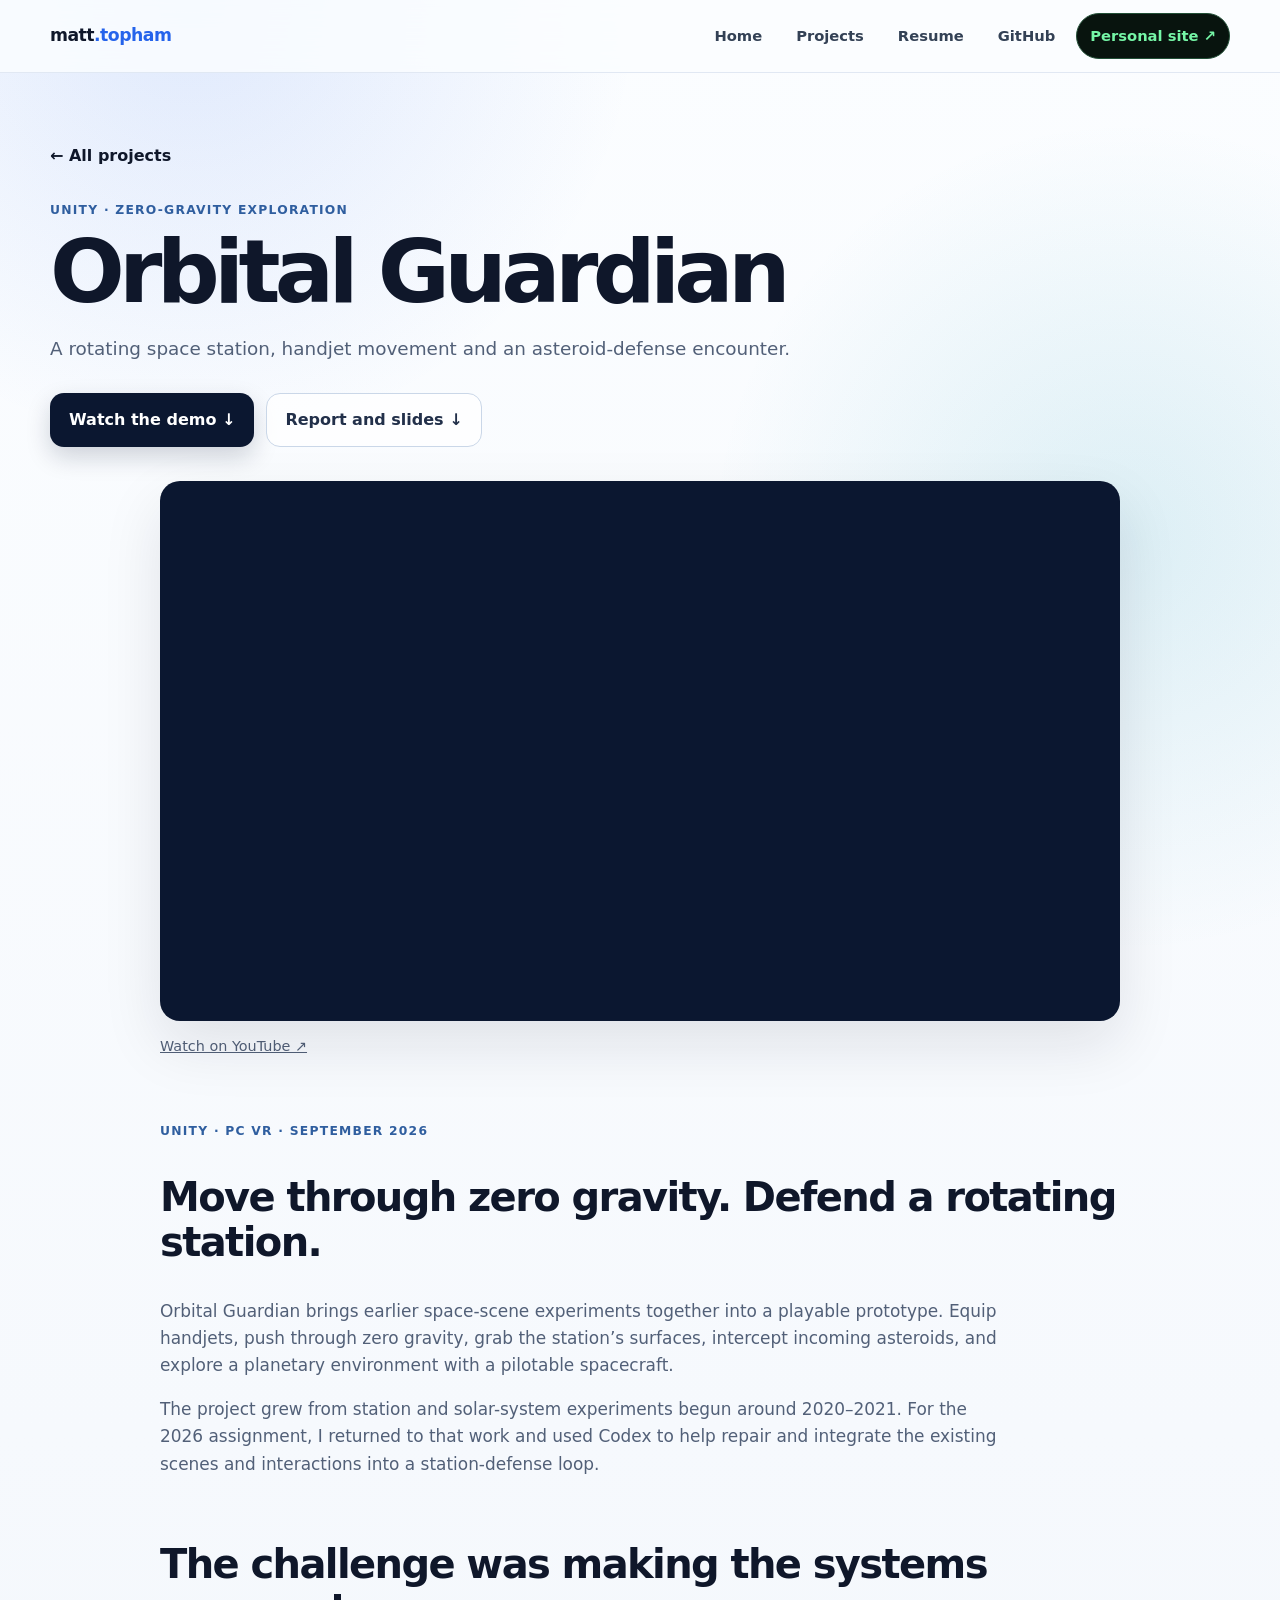
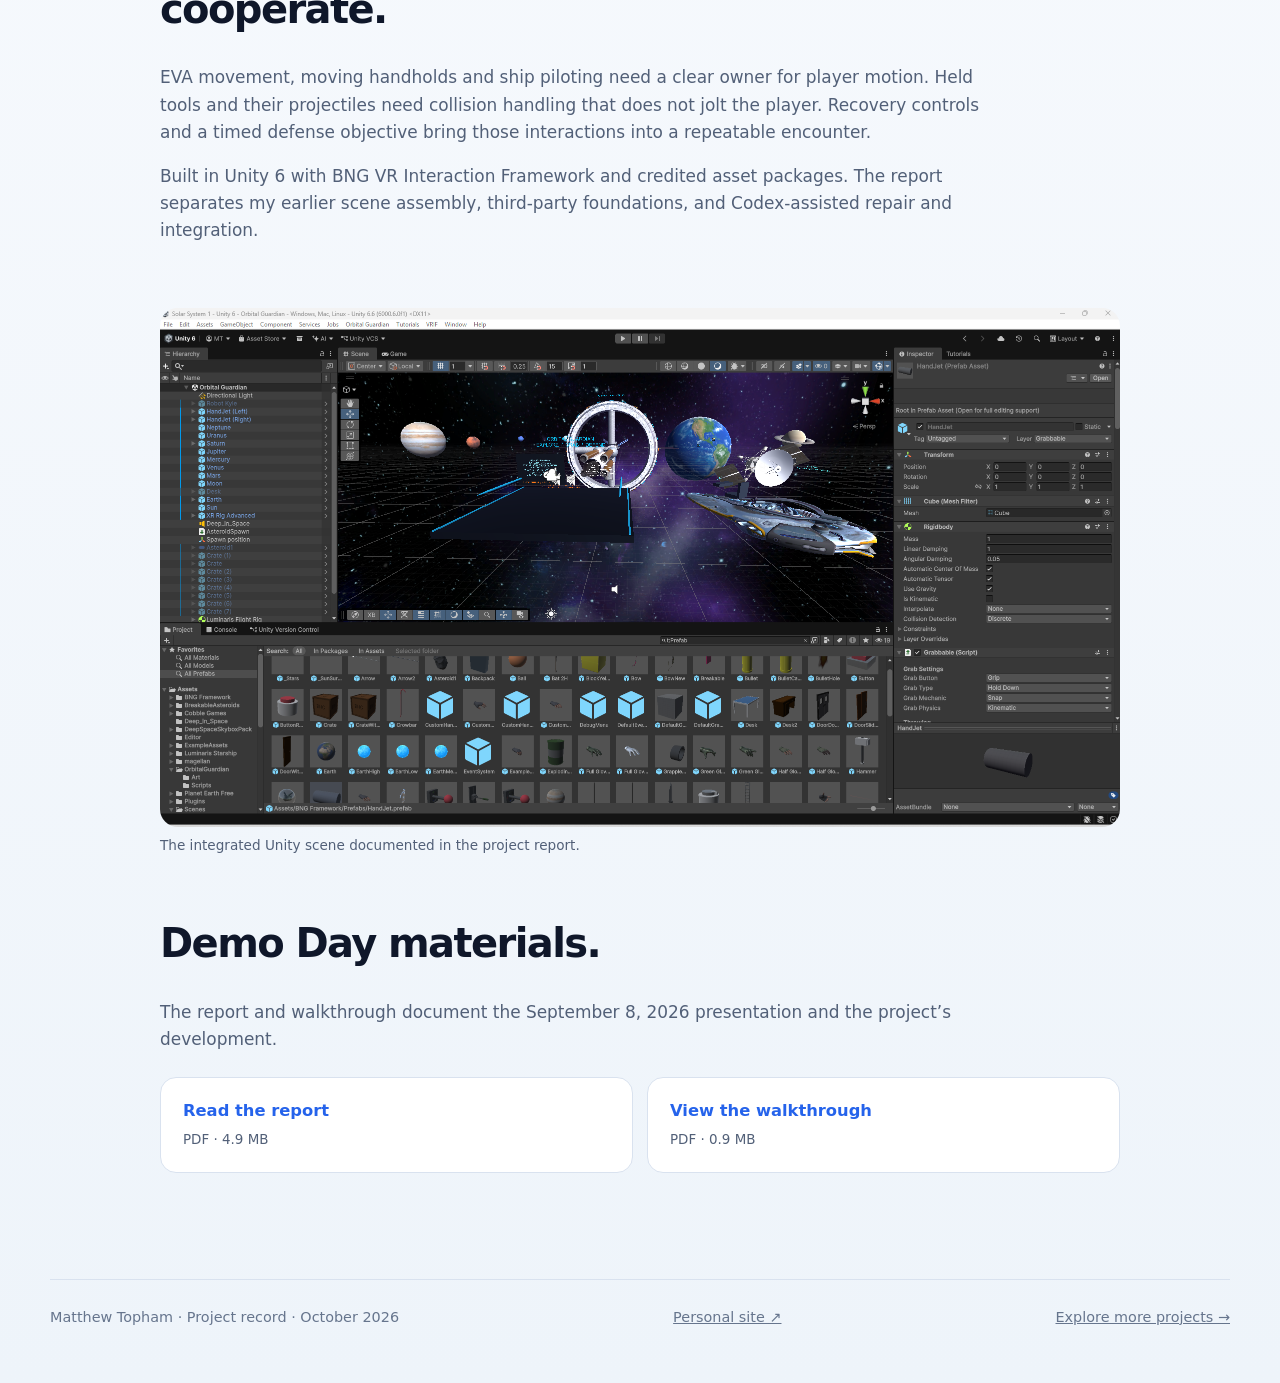
<file: views/orbital-guardian.html>
<!doctype html>
<html lang="en"><head><meta charset="utf-8"><meta name="viewport" content="width=device-width,initial-scale=1"><title>Orbital Guardian · Matthew Topham</title><meta name="description" content="A rotating space station, handjet movement and an asteroid-defense encounter."><link rel="canonical" href="https://thetopham.github.io/views/orbital-guardian.html"><meta property="og:title" content="Orbital Guardian · Matthew Topham"><meta property="og:description" content="A rotating space station, handjet movement and an asteroid-defense encounter."><meta property="og:type" content="website"><link rel="stylesheet" href="/resources/css/style.css"><link rel="stylesheet" href="/resources/css/refresh.css"></head>
<body class="portfolio-site"><a class="skip-link" href="#main">Skip to content</a><header class="site-header"><div class="site-shell site-nav"><a class="brand" href="/">matt<span>.topham</span></a><nav class="nav-links" aria-label="Primary"><a href="/">Home</a><a href="/views/projects.html">Projects</a><a href="/views/resume.html">Resume</a><a href="https://github.com/thetopham">GitHub</a><a class="matrix-link" href="https://thetopham.com/">Personal site ↗</a></nav></div></header>
<main id="main"><section class="page-hero"><div class="site-shell"><a class="text-link" href="/views/projects.html">← All projects</a><div class="section-kicker project-kicker">Unity · Zero-gravity exploration</div><h1>Orbital Guardian</h1><p>A rotating space station, handjet movement and an asteroid-defense encounter.</p><div class="cta-row"><a class="btn btn-primary" href="#demo">Watch the demo ↓</a><a class="btn btn-secondary" href="#downloads">Report and slides ↓</a></div></div></section><div class="site-shell project-story"><div class="demo-embed" id="demo"><iframe src="https://www.youtube-nocookie.com/embed/-C2nF0jtC0Q" title="Orbital Guardian demonstration" loading="lazy" allow="accelerometer; autoplay; clipboard-write; encrypted-media; gyroscope; picture-in-picture; web-share" allowfullscreen></iframe></div><p class="video-fallback"><a href="https://www.youtube.com/watch?v=-C2nF0jtC0Q">Watch on YouTube ↗</a></p>
<section class="story-section"><div class="section-kicker">Unity · PC VR · September 2026</div><h2>Move through zero gravity. Defend a rotating station.</h2><p>Orbital Guardian brings earlier space-scene experiments together into a playable prototype. Equip handjets, push through zero gravity, grab the station’s surfaces, intercept incoming asteroids, and explore a planetary environment with a pilotable spacecraft.</p><p>The project grew from station and solar-system experiments begun around 2020–2021. For the 2026 assignment, I returned to that work and used Codex to help repair and integrate the existing scenes and interactions into a station-defense loop.</p></section>
<section class="story-section"><h2>The challenge was making the systems cooperate.</h2><p>EVA movement, moving handholds and ship piloting need a clear owner for player motion. Held tools and their projectiles need collision handling that does not jolt the player. Recovery controls and a timed defense objective bring those interactions into a repeatable encounter.</p><p>Built in Unity 6 with BNG VR Interaction Framework and credited asset packages. The report separates my earlier scene assembly, third-party foundations, and Codex-assisted repair and integration.</p></section>
<figure class="project-figure"><img src="/resources/projects/orbital-guardian.png" alt="Orbital Guardian scene with space station and planetary environment" loading="lazy"><figcaption>The integrated Unity scene documented in the project report.</figcaption></figure><section class="story-section" id="downloads"><h2>Demo Day materials.</h2><p>The report and walkthrough document the September 8, 2026 presentation and the project’s development.</p><div class="download-grid"><a class="download-link" href="/resources/projects/orbital-guardian-report.pdf"><strong>Read the report</strong><span>PDF · 4.9 MB</span></a><a class="download-link" href="/resources/projects/orbital-guardian-slides.pdf"><strong>View the walkthrough</strong><span>PDF · 0.9 MB</span></a></div></section></div></main><footer class="footer"><div class="site-shell footer-inner"><span>Matthew Topham · Project record · October 2026</span><a href="https://thetopham.com/">Personal site ↗</a><a href="/views/projects.html">Explore more projects →</a></div></footer></body></html>
</file>
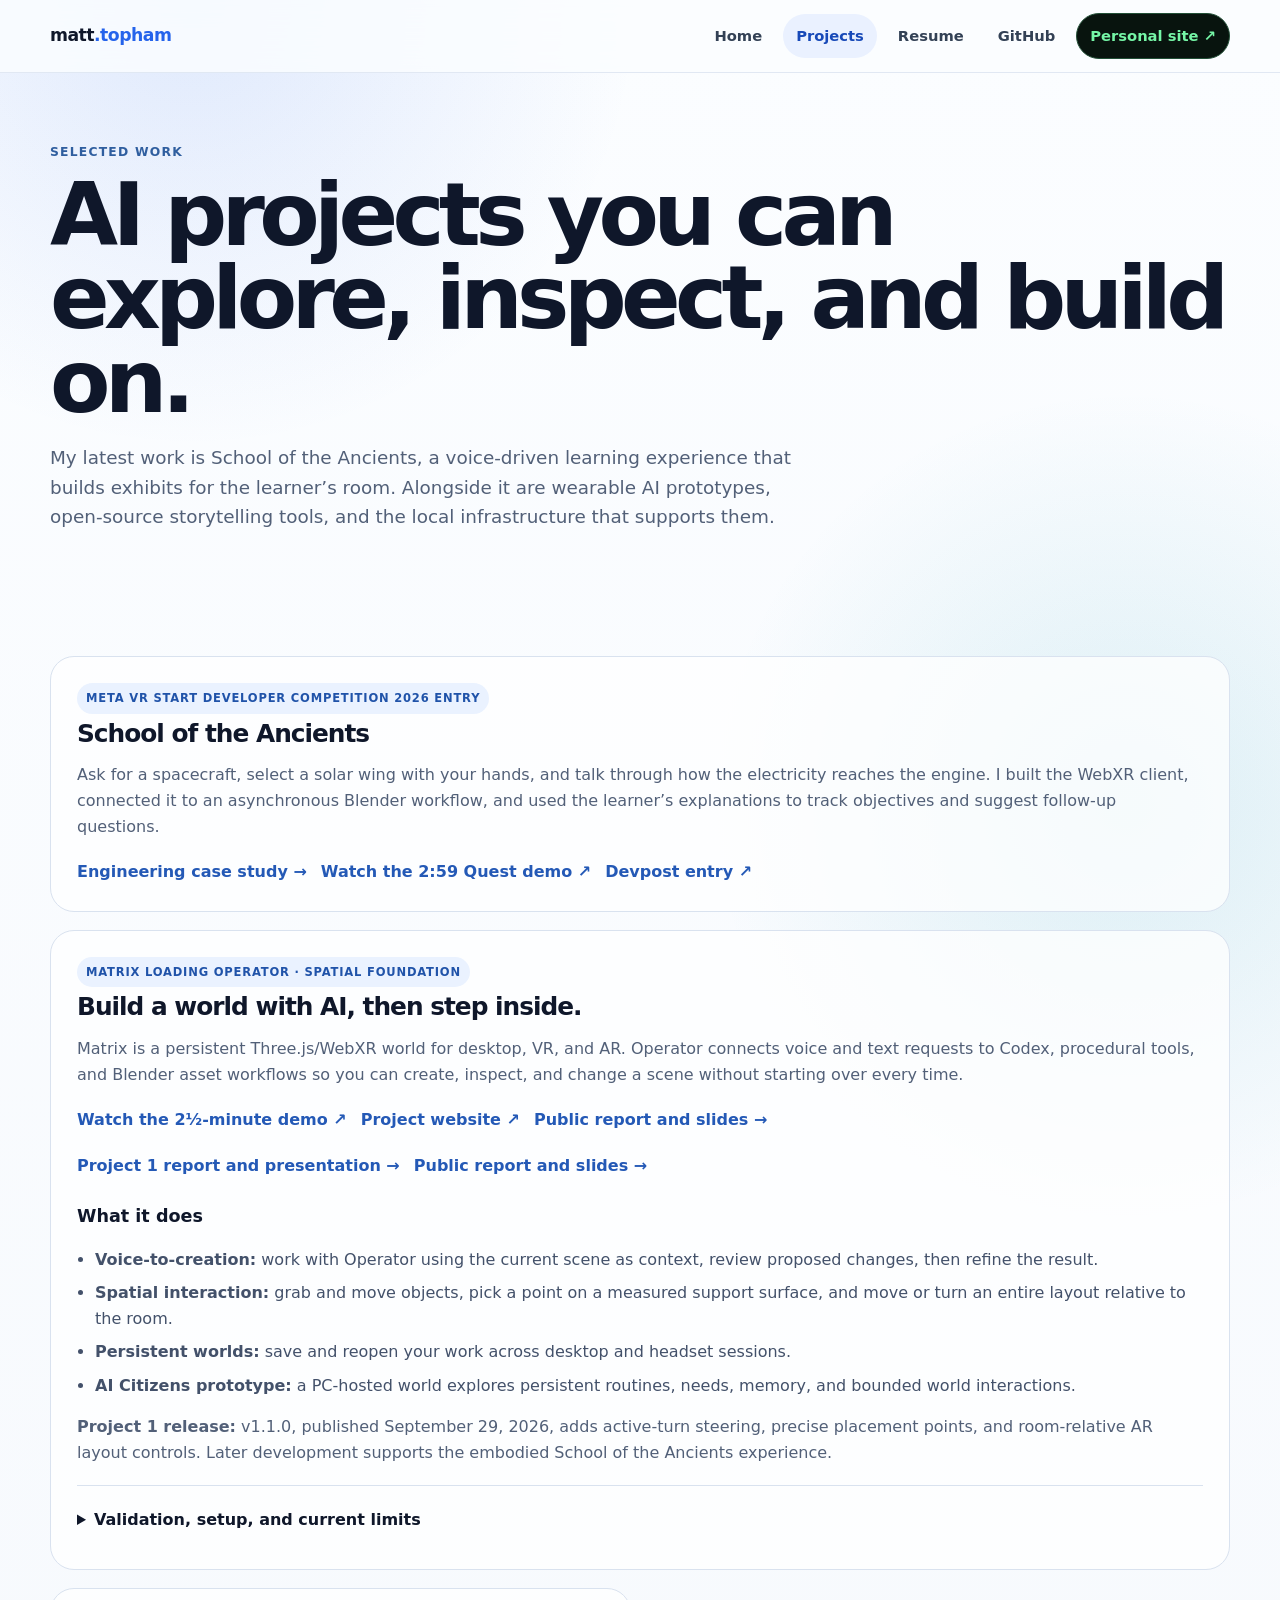
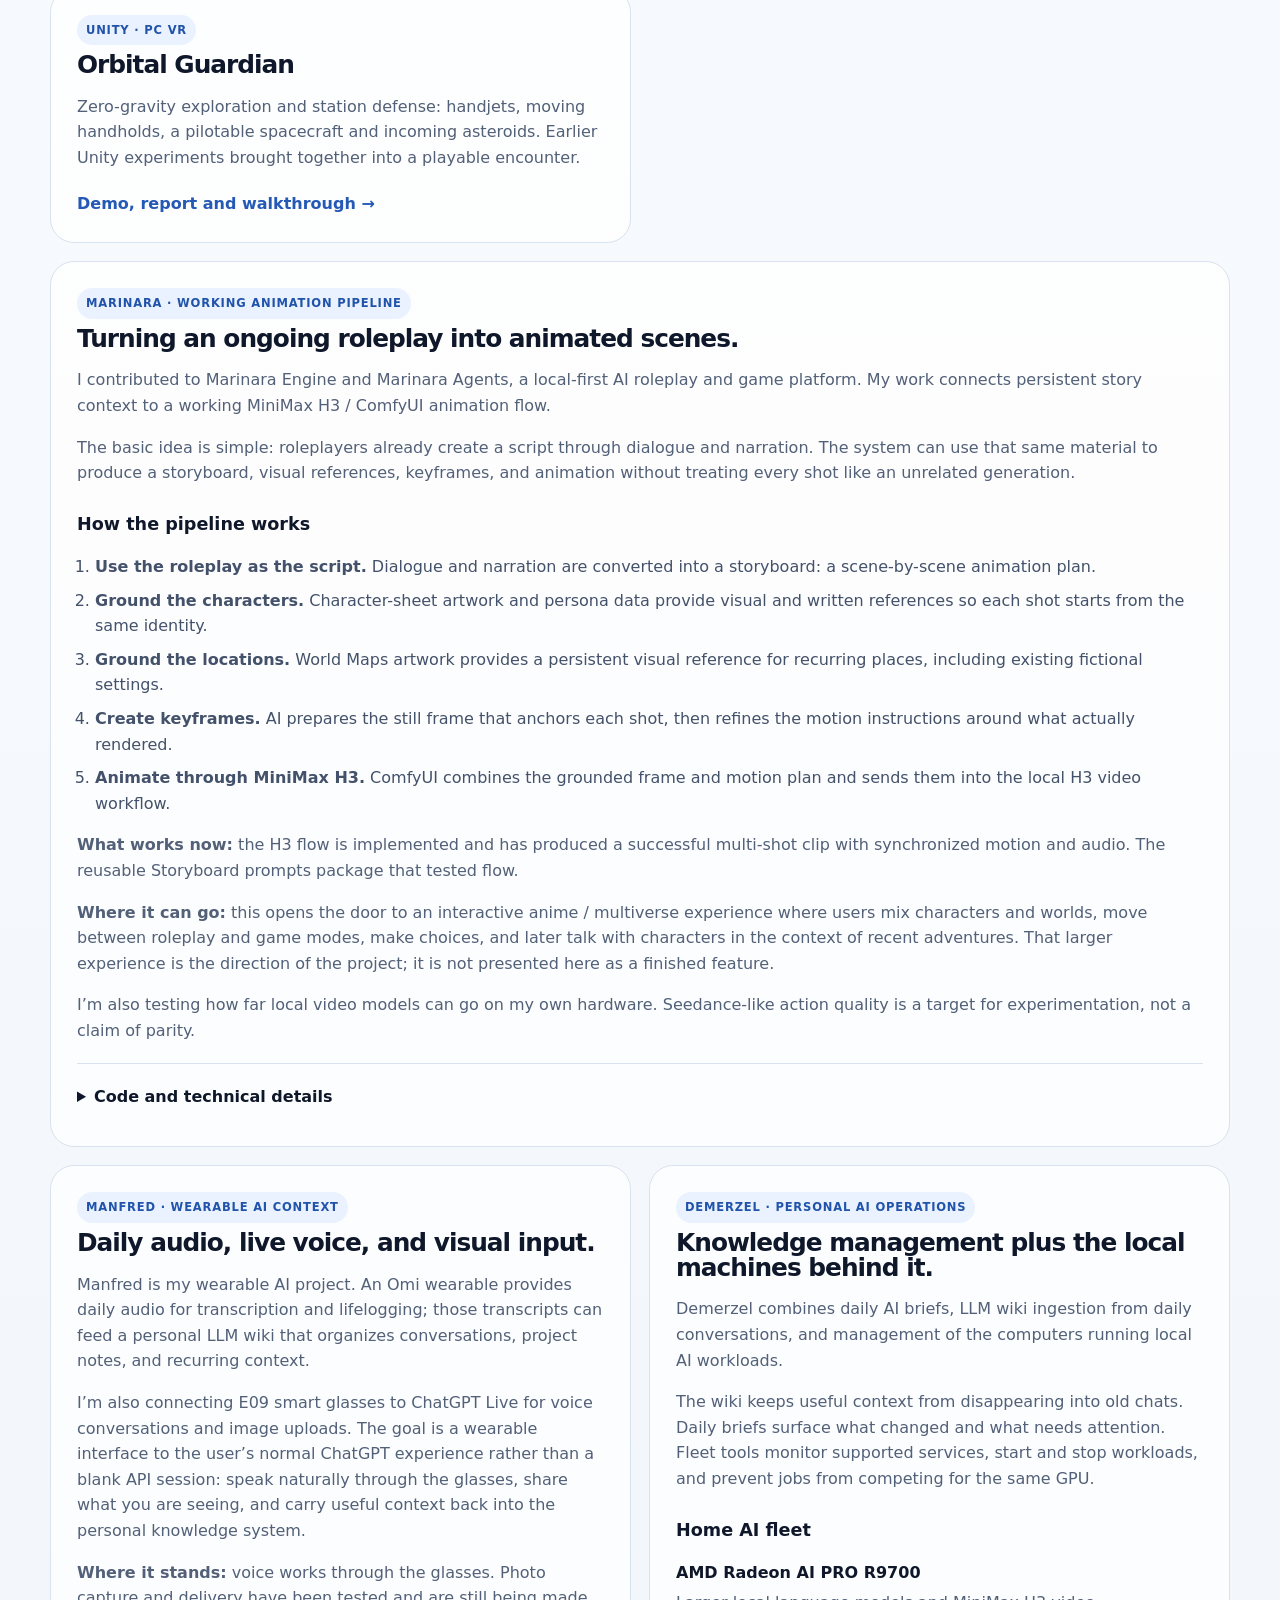
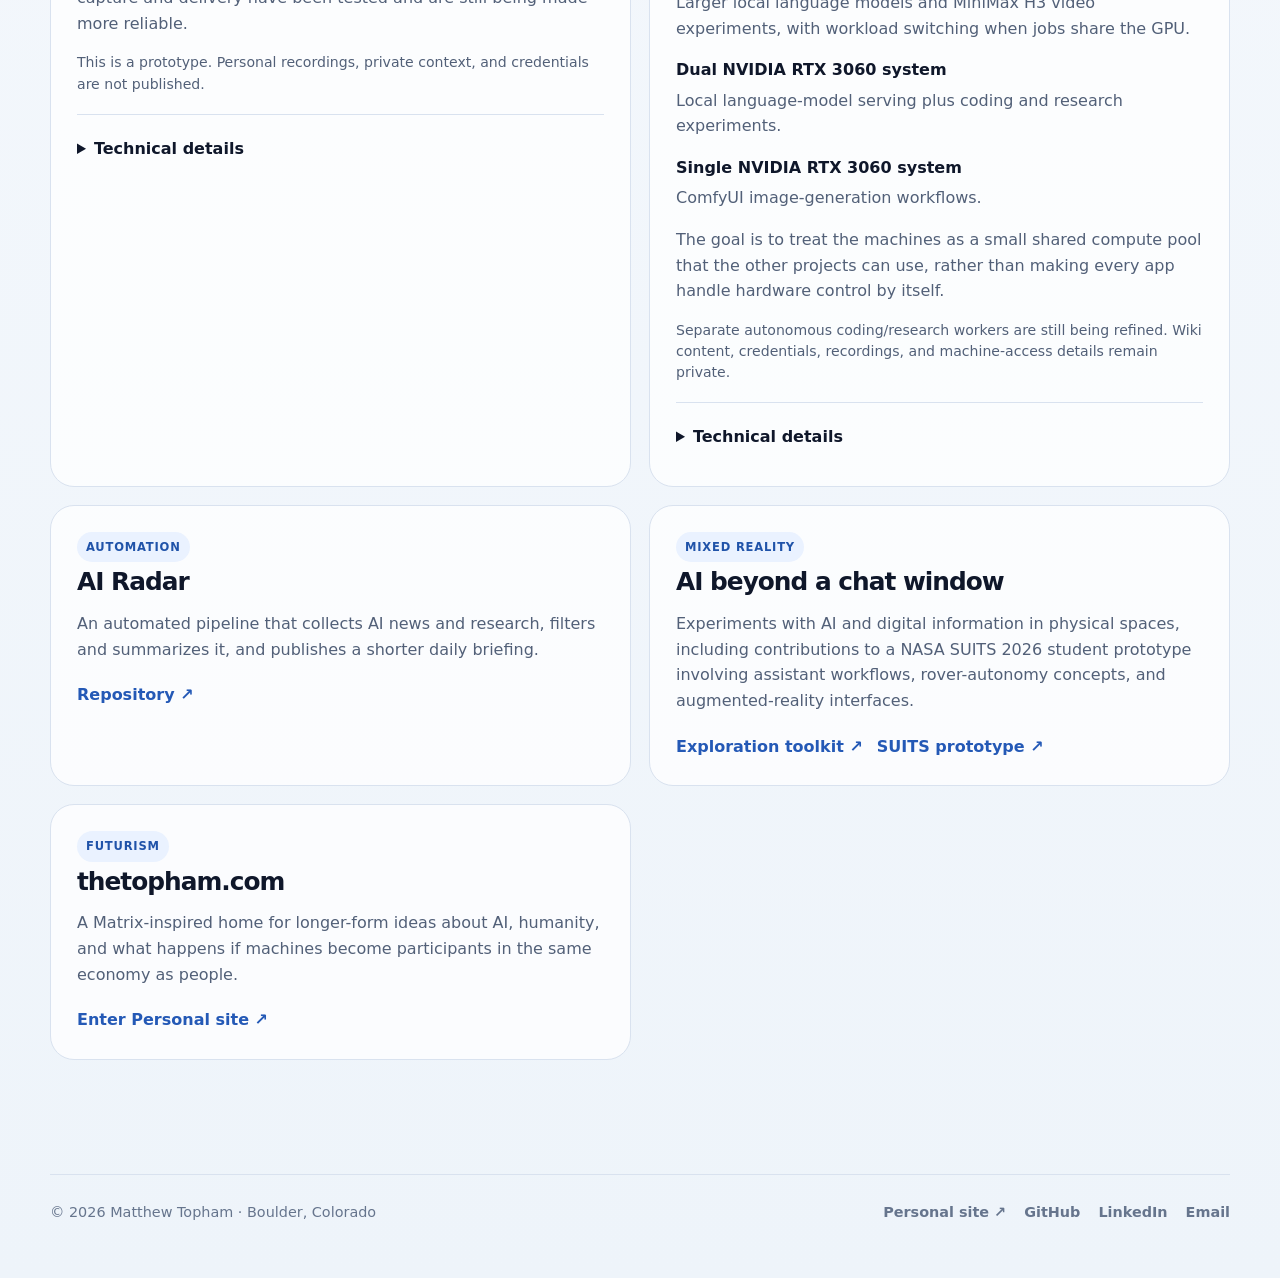
<file: views/projects.html>
<!doctype html>
<html lang="en">
<head>
  <meta charset="utf-8">
  <meta name="viewport" content="width=device-width,initial-scale=1">
  <title>Projects · Matthew Topham</title>
  <meta name="description" content="Matrix WebXR spatial creation, wearable AI prototypes, and interactive storytelling projects by Matthew Topham.">
  <link rel="canonical" href="https://thetopham.github.io/views/projects.html">
  <meta property="og:title" content="Projects · Matthew Topham">
  <meta property="og:description" content="Matrix WebXR spatial creation, wearable AI prototypes, and interactive storytelling projects by Matthew Topham.">
  <meta property="og:type" content="website">
  <meta property="og:url" content="https://thetopham.github.io/views/projects.html">
  <link rel="stylesheet" href="/resources/css/style.css">
  <link rel="stylesheet" href="/resources/css/refresh.css">
</head>
<body class="portfolio-site">
<a class="skip-link" href="#main">Skip to content</a>
<header class="site-header"><div class="site-shell site-nav"><a class="brand" href="/">matt<span>.topham</span></a><nav class="nav-links" aria-label="Primary"><a href="/">Home</a><a aria-current="page" href="/views/projects.html">Projects</a><a href="/views/resume.html">Resume</a><a href="https://github.com/thetopham">GitHub</a><a class="matrix-link" href="https://thetopham.com/">Personal site ↗</a></nav></div></header>
<main id="main">
<section class="page-hero"><div class="site-shell"><div class="section-kicker">Selected work</div><h1>AI projects you can explore, inspect, and build on.</h1><p>My latest work is School of the Ancients, a voice-driven learning experience that builds exhibits for the learner’s room. Alongside it are wearable AI prototypes, open-source storytelling tools, and the local infrastructure that supports them.</p></div></section>
<section class="section"><div class="site-shell detail-grid">
<article class="detail-card wide-card" id="school-of-the-ancients"><span class="card-tag">Meta VR Start Developer Competition 2026 entry</span><h2>School of the Ancients</h2><p>Ask for a spacecraft, select a solar wing with your hands, and talk through how the electricity reaches the engine. I built the WebXR client, connected it to an asynchronous Blender workflow, and used the learner’s explanations to track objectives and suggest follow-up questions.</p><div class="card-links"><a href="/views/school-of-the-ancients.html">Engineering case study →</a><a href="https://www.youtube.com/watch?v=K5-2K7kUySo">Watch the 2:59 Quest demo ↗</a><a href="https://devpost.com/software/school-of-the-ancients-t275sh">Devpost entry ↗</a></div></article>
<article class="detail-card wide-card" id="matrix"><span class="card-tag">Matrix Loading Operator · Spatial foundation</span><h2>Build a world with AI, then step inside.</h2><p>Matrix is a persistent Three.js/WebXR world for desktop, VR, and AR. Operator connects voice and text requests to Codex, procedural tools, and Blender asset workflows so you can create, inspect, and change a scene without starting over every time.</p><div class="card-links"><a href="https://www.youtube.com/watch?v=RJhQpiS-w2o">Watch the 2½-minute demo ↗</a><a href="https://schooloftheancients.com/">Project website ↗</a><a href="/views/matrix-loading-operator.html#downloads">Public report and slides →</a></div><div class="card-links"><a href="/views/matrix-loading-operator.html">Project 1 report and presentation →</a><a href="/views/matrix-loading-operator.html#downloads">Public report and slides →</a></div><h3>What it does</h3><ul class="proof-list"><li><strong>Voice-to-creation:</strong> work with Operator using the current scene as context, review proposed changes, then refine the result.</li><li><strong>Spatial interaction:</strong> grab and move objects, pick a point on a measured support surface, and move or turn an entire layout relative to the room.</li><li><strong>Persistent worlds:</strong> save and reopen your work across desktop and headset sessions.</li><li><strong>AI Citizens prototype:</strong> a PC-hosted world explores persistent routines, needs, memory, and bounded world interactions.</li></ul><p><strong>Project 1 release:</strong> v1.1.0, published September 29, 2026, adds active-turn steering, precise placement points, and room-relative AR layout controls. Later development supports the embodied School of the Ancients experience.</p><details class="technical"><summary>Validation, setup, and current limits</summary><p>The v1.1 release records 750 WebRuntime tests, 897 ControlService tests, 11 release-builder tests, a production build, reproducible package checks, and an extracted-service smoke test. Quest 3 wearer review exercised placement, movement, save/reopen, and text steering on a review build; the exact final ZIP was not separately retested on Quest.</p><p>Local services and optional providers need configuration. Measured surfaces do not identify every real obstacle, so users still need to check physical clearance. AI Citizens are a bounded prototype, and v1.2 performance work is not presented as a released result.</p><p><strong>Stack:</strong> TypeScript, Three.js, WebXR, Python, Codex, Blender, and automated regression tests.</p><div class="card-links"><a href="/views/matrix-loading-operator.html#downloads">Public report and slides →</a><a href="https://schooloftheancients.com/">Project website ↗</a><a href="mailto:thetopham@gmail.com?subject=School%20of%20the%20Ancients">Discuss the project →</a></div></details></article>

<article class="detail-card" id="orbital-guardian"><span class="card-tag">Unity · PC VR</span><h2>Orbital Guardian</h2><p>Zero-gravity exploration and station defense: handjets, moving handholds, a pilotable spacecraft and incoming asteroids. Earlier Unity experiments brought together into a playable encounter.</p><div class="card-links"><a href="/views/orbital-guardian.html">Demo, report and walkthrough →</a></div></article>
<article class="detail-card wide-card" id="marinara"><span class="card-tag">Marinara · Working animation pipeline</span><h2>Turning an ongoing roleplay into animated scenes.</h2><p>I contributed to Marinara Engine and Marinara Agents, a local-first AI roleplay and game platform. My work connects persistent story context to a working MiniMax H3 / ComfyUI animation flow.</p><p>The basic idea is simple: roleplayers already create a script through dialogue and narration. The system can use that same material to produce a storyboard, visual references, keyframes, and animation without treating every shot like an unrelated generation.</p><h3 id="animation">How the pipeline works</h3><ol class="proof-list"><li><strong>Use the roleplay as the script.</strong> Dialogue and narration are converted into a storyboard: a scene-by-scene animation plan.</li><li><strong>Ground the characters.</strong> Character-sheet artwork and persona data provide visual and written references so each shot starts from the same identity.</li><li><strong>Ground the locations.</strong> World Maps artwork provides a persistent visual reference for recurring places, including existing fictional settings.</li><li><strong>Create keyframes.</strong> AI prepares the still frame that anchors each shot, then refines the motion instructions around what actually rendered.</li><li><strong>Animate through MiniMax H3.</strong> ComfyUI combines the grounded frame and motion plan and sends them into the local H3 video workflow.</li></ol><p><strong>What works now:</strong> the H3 flow is implemented and has produced a successful multi-shot clip with synchronized motion and audio. The reusable Storyboard prompts package that tested flow.</p><p><strong>Where it can go:</strong> this opens the door to an interactive anime / multiverse experience where users mix characters and worlds, move between roleplay and game modes, make choices, and later talk with characters in the context of recent adventures. That larger experience is the direction of the project; it is not presented here as a finished feature.</p><p>I’m also testing how far local video models can go on my own hardware. Seedance-like action quality is a target for experimentation, not a claim of parity.</p><details class="technical"><summary>Code and technical details</summary><p>100 merged pull requests across Marinara Engine (68) and Agents (32), verified September 5, 2026. My work includes World Maps and spatial state, reusable character/location artwork, storyboard orchestration, host APIs for downloadable agents, recovery paths, and automated validation.</p><p><strong>Stack:</strong> TypeScript, React, Node.js, ComfyUI, local inference, Playwright, and regression tests.</p><div class="card-links"><a href="https://github.com/Pasta-Devs/Marinara-Engine/pull/4840">Animation pipeline ↗</a><a href="https://github.com/Pasta-Devs/Marinara-Agents/pull/365">MiniMax H3 prompts ↗</a><a href="https://github.com/Pasta-Devs/Marinara-Engine/pull/3565">World Maps / spatial state ↗</a><a href="https://github.com/Pasta-Devs/Marinara-Engine/pulls?q=is%3Apr+is%3Amerged+author%3Athetopham">Engine contributions ↗</a><a href="https://github.com/Pasta-Devs/Marinara-Agents/pulls?q=is%3Apr+is%3Amerged+author%3Athetopham">Agents contributions ↗</a></div></details></article>
<article class="detail-card" id="manfred"><span class="card-tag">Manfred · Wearable AI context</span><h2>Daily audio, live voice, and visual input.</h2><p>Manfred is my wearable AI project. An Omi wearable provides daily audio for transcription and lifelogging; those transcripts can feed a personal LLM wiki that organizes conversations, project notes, and recurring context.</p><p>I’m also connecting E09 smart glasses to ChatGPT Live for voice conversations and image uploads. The goal is a wearable interface to the user’s normal ChatGPT experience rather than a blank API session: speak naturally through the glasses, share what you are seeing, and carry useful context back into the personal knowledge system.</p><p><strong>Where it stands:</strong> voice works through the glasses. Photo capture and delivery have been tested and are still being made more reliable.</p><p class="status-note">This is a prototype. Personal recordings, private context, and credentials are not published.</p><details class="technical"><summary>Technical details</summary><p>Android/Flutter companion, Bluetooth audio, Python transcription/search services, durable upload buffering, and Tasker phone automation.</p><div class="card-links"><a href="https://github.com/thetopham/manfred">Manfred repository ↗</a><a href="https://github.com/thetopham/manfred/blob/main/docs/eyevue-photos.md">Photo setup &amp; limits ↗</a></div></details></article>
<article class="detail-card" id="demerzel"><span class="card-tag">Demerzel · Personal AI operations</span><h2>Knowledge management plus the local machines behind it.</h2><p>Demerzel combines daily AI briefs, LLM wiki ingestion from daily conversations, and management of the computers running local AI workloads.</p><p>The wiki keeps useful context from disappearing into old chats. Daily briefs surface what changed and what needs attention. Fleet tools monitor supported services, start and stop workloads, and prevent jobs from competing for the same GPU.</p><h3>Home AI fleet</h3><dl class="hardware-list"><dt>AMD Radeon AI PRO R9700</dt><dd>Larger local language models and MiniMax H3 video experiments, with workload switching when jobs share the GPU.</dd><dt>Dual NVIDIA RTX 3060 system</dt><dd>Local language-model serving plus coding and research experiments.</dd><dt>Single NVIDIA RTX 3060 system</dt><dd>ComfyUI image-generation workflows.</dd></dl><p>The goal is to treat the machines as a small shared compute pool that the other projects can use, rather than making every app handle hardware control by itself.</p><p class="status-note">Separate autonomous coding/research workers are still being refined. Wiki content, credentials, recordings, and machine-access details remain private.</p><details class="technical"><summary>Technical details</summary><p>Python tooling for conversation ingestion, searchable wiki pages, service health checks, workload controls, and explicit boundaries between knowledge, fleet management, and autonomous execution.</p></details></article>

<article class="detail-card" id="ai-radar"><span class="card-tag">Automation</span><h2>AI Radar</h2><p>An automated pipeline that collects AI news and research, filters and summarizes it, and publishes a shorter daily briefing.</p><div class="card-links"><a href="https://github.com/thetopham/ai-radar">Repository ↗</a></div></article>
<article class="detail-card" id="mixed-reality"><span class="card-tag">Mixed reality</span><h2>AI beyond a chat window</h2><p>Experiments with AI and digital information in physical spaces, including contributions to a NASA SUITS 2026 student prototype involving assistant workflows, rover-autonomy concepts, and augmented-reality interfaces.</p><div class="card-links"><a href="https://github.com/thetopham/Mixed-Reality-Exploration-Toolkit">Exploration toolkit ↗</a><a href="https://github.com/nasa-suits-challenge/suits-2026">SUITS prototype ↗</a></div></article>
<article class="detail-card"><span class="card-tag">Futurism</span><h2>thetopham.com</h2><p>A Matrix-inspired home for longer-form ideas about AI, humanity, and what happens if machines become participants in the same economy as people.</p><div class="card-links"><a href="https://thetopham.com/">Enter Personal site ↗</a></div></article>
</div></section>
</main>
<footer class="footer"><div class="site-shell footer-inner"><span>© 2026 Matthew Topham · Boulder, Colorado</span><div class="footer-links"><a href="https://thetopham.com/">Personal site ↗</a><a href="https://github.com/thetopham">GitHub</a><a href="https://www.linkedin.com/in/mrtopham">LinkedIn</a><a href="mailto:thetopham@gmail.com">Email</a></div></div></footer>
</body>
</html>
</file>
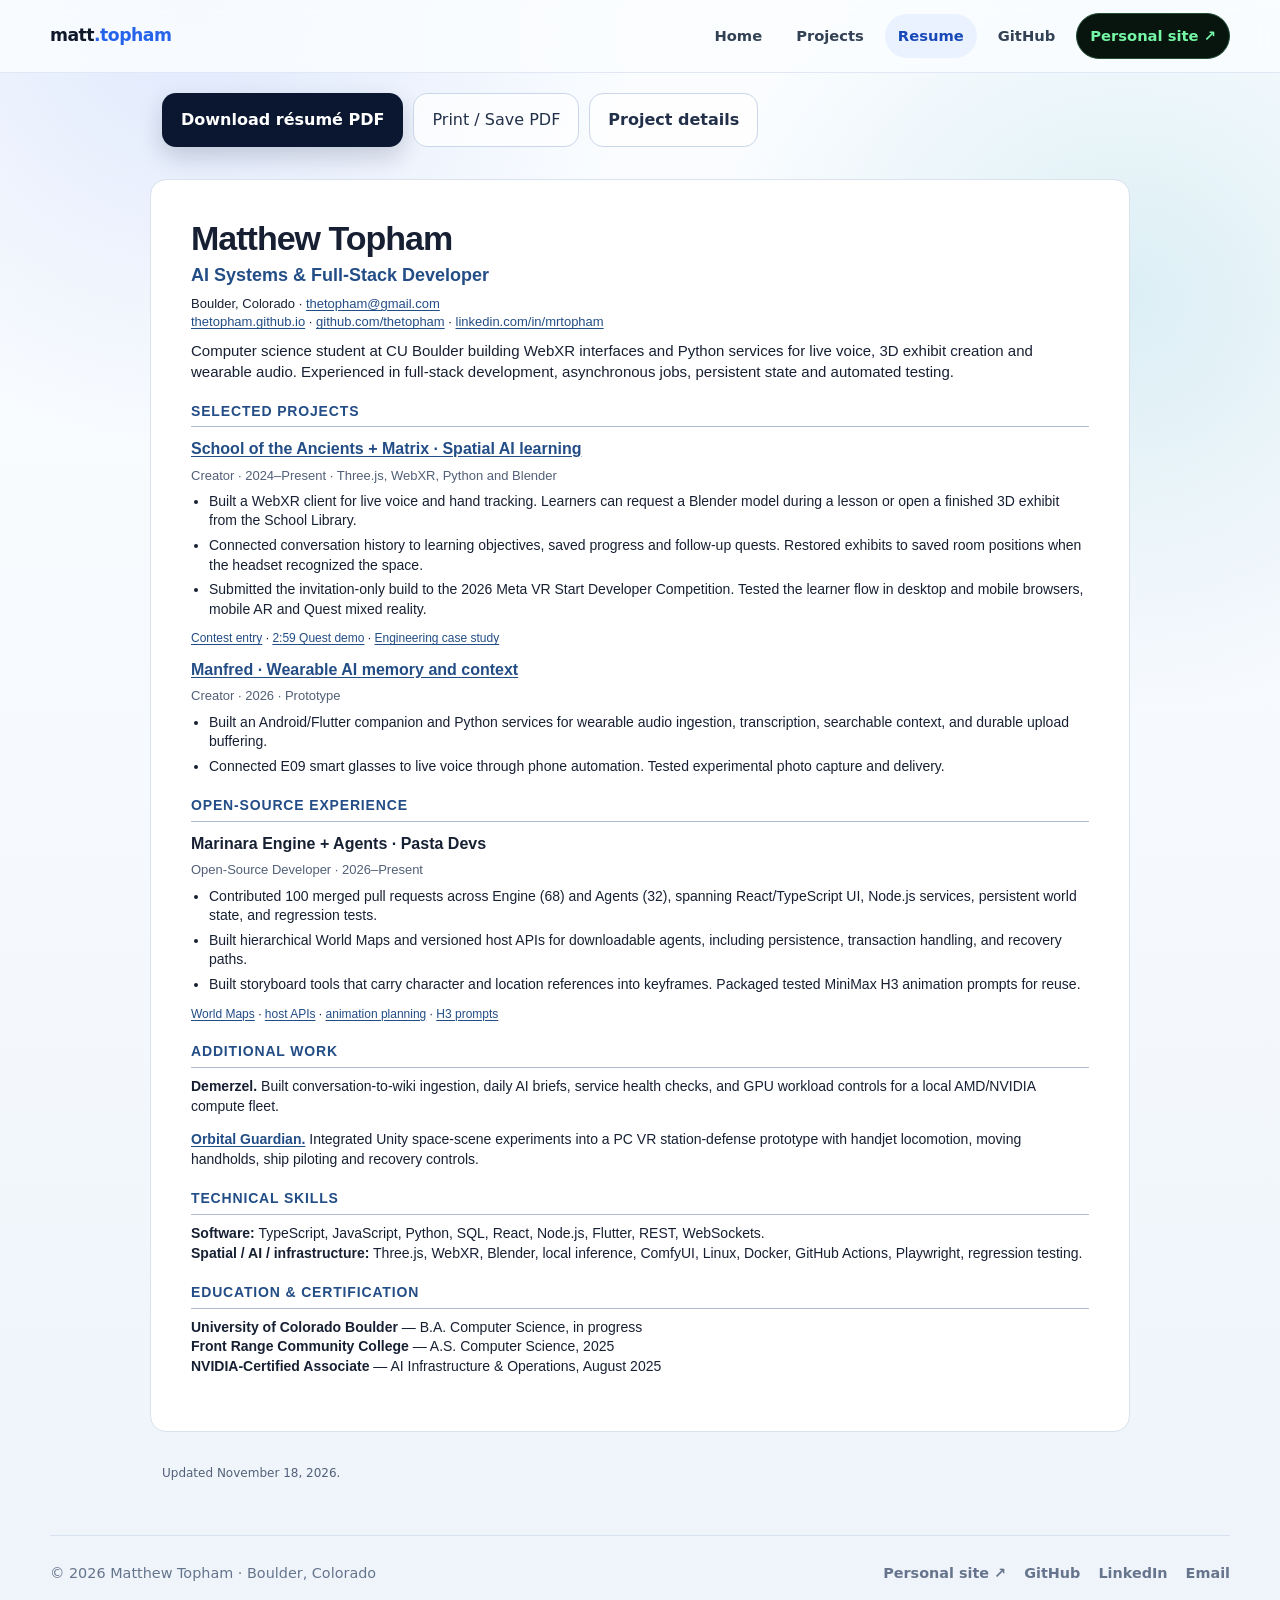
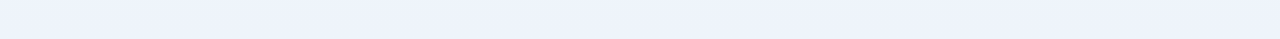
<file: views/resume.html>
<!doctype html>
<html lang="en">
<head>
  <meta charset="utf-8">
  <meta name="viewport" content="width=device-width,initial-scale=1">
  <title>Résumé · Matthew Topham</title>
  <meta name="description" content="CU Boulder CS student building AI tools for spatial creation, wearable context, and interactive storytelling.">
  <link rel="canonical" href="https://thetopham.github.io/views/resume.html">
  <meta property="og:title" content="Résumé · Matthew Topham">
  <meta property="og:description" content="CU Boulder CS student building AI tools for spatial creation, wearable context, and interactive storytelling.">
  <meta property="og:type" content="website">
  <meta property="og:url" content="https://thetopham.github.io/views/resume.html">
  <link rel="stylesheet" href="/resources/css/style.css">
  <link rel="stylesheet" href="/resources/css/refresh.css">
  <style>
.resume-sheet{max-width:980px;margin:32px auto;padding:40px;background:#fff;border:1px solid #d9e2ef;border-radius:16px;color:#172033;font-family:Arial,Helvetica,sans-serif;line-height:1.4}.resume-sheet h1{margin:0;font-size:34px;line-height:1.1;letter-spacing:-1px}.resume-title{margin:7px 0;font-size:18px;font-weight:700;color:#234d86}.resume-contact{margin:8px 0;font-size:13px;overflow-wrap:anywhere}.resume-summary{margin:15px 0;font-size:15px}.resume-sheet h2{font-size:14px;letter-spacing:.06em;text-transform:uppercase;border-bottom:1px solid #aebdd1;padding-bottom:5px;margin:20px 0 9px;color:#234d86}.resume-sheet h3{font-size:16px;margin:11px 0 3px}.resume-meta{font-size:13px;color:#526078;margin:0 0 6px}.resume-sheet ul{padding-left:18px;margin:7px 0 11px}.resume-sheet li{font-size:14px;margin:5px 0}.resume-sheet p{margin-top:6px}.resume-skills,.resume-education{font-size:14px}.resume-actions{display:flex;flex-wrap:wrap;gap:10px;margin:20px auto;max-width:980px;padding:0 12px}.resume-actions button{font:inherit;cursor:pointer}.resume-proof{font-size:12px}.resume-sheet a{color:#234d86;text-underline-offset:2px}.resume-updated{font-size:12px;color:#526078;max-width:980px;margin:10px auto;padding:0 12px}@media(max-width:640px){.resume-sheet{margin:20px 12px;padding:24px 18px}.resume-sheet h1{font-size:30px}}
@page{size:letter;margin:.46in .54in}
@media print{.site-header,.footer,.resume-actions,.resume-updated,.skip-link{display:none!important}body.portfolio-site{background:#fff!important;color:#000!important}.resume-sheet{max-width:none;margin:0;padding:0;border:0;border-radius:0;line-height:1.2}.resume-sheet h1{font-size:23pt}.resume-title{font-size:12pt;margin:4px 0}.resume-contact{font-size:8.6pt;margin:5px 0}.resume-summary{font-size:9.8pt;margin:8px 0}.resume-sheet h2{font-size:10pt;margin:10px 0 5px;padding-bottom:3px}.resume-sheet h3{font-size:10.3pt;margin:7px 0 2px}.resume-meta{font-size:8.5pt;margin-bottom:3px}.resume-sheet ul{margin:4px 0 6px;padding-left:15px}.resume-sheet li{font-size:9.6pt;margin:3px 0}.resume-skills,.resume-education{font-size:9.3pt}.resume-proof{font-size:8.3pt}.resume-sheet a{color:#000!important;text-decoration:none}article{break-inside:avoid}h2,h3{break-after:avoid}}
</style>
</head>
<body class="portfolio-site">
<a class="skip-link" href="#main">Skip to content</a>
<header class="site-header"><div class="site-shell site-nav"><a class="brand" href="/">matt<span>.topham</span></a><nav class="nav-links" aria-label="Primary"><a href="/">Home</a><a href="/views/projects.html">Projects</a><a aria-current="page" href="/views/resume.html">Resume</a><a href="https://github.com/thetopham">GitHub</a><a class="matrix-link" href="https://thetopham.com/">Personal site ↗</a></nav></div></header>
<main id="main">
<div class="resume-actions"><a class="btn btn-primary" href="/resources/Matthew_Topham_Resume_AI_Systems.pdf" download>Download résumé PDF</a><button class="btn btn-secondary" type="button" onclick="window.print()">Print / Save PDF</button><a class="btn btn-secondary" href="/views/projects.html">Project details</a></div>
<div class="resume-sheet">
<header>
<h1>Matthew Topham</h1>
<p class="resume-title">AI Systems &amp; Full-Stack Developer</p>
<p class="resume-contact">Boulder, Colorado · <a href="mailto:thetopham@gmail.com">thetopham@gmail.com</a><br><a href="https://thetopham.github.io/">thetopham.github.io</a> · <a href="https://github.com/thetopham">github.com/thetopham</a> · <a href="https://www.linkedin.com/in/mrtopham">linkedin.com/in/mrtopham</a></p>
<p class="resume-summary">Computer science student at CU Boulder building WebXR interfaces and Python services for live voice, 3D exhibit creation and wearable audio. Experienced in full-stack development, asynchronous jobs, persistent state and automated testing.</p>
</header>
<section aria-labelledby="projects">
<h2 id="projects">Selected projects</h2>
<article>
<h3><a href="https://thetopham.github.io/views/school-of-the-ancients.html">School of the Ancients + Matrix · Spatial AI learning</a></h3>
<p class="resume-meta">Creator · 2024–Present · Three.js, WebXR, Python and Blender</p>
<ul>
<li>Built a WebXR client for live voice and hand tracking. Learners can request a Blender model during a lesson or open a finished 3D exhibit from the School Library.</li>
<li>Connected conversation history to learning objectives, saved progress and follow-up quests. Restored exhibits to saved room positions when the headset recognized the space.</li>
<li>Submitted the invitation-only build to the 2026 Meta VR Start Developer Competition. Tested the learner flow in desktop and mobile browsers, mobile AR and Quest mixed reality.</li>
</ul>
<p class="resume-proof"><a href="https://devpost.com/software/school-of-the-ancients-t275sh">Contest entry</a> · <a href="https://www.youtube.com/watch?v=K5-2K7kUySo">2:59 Quest demo</a> · <a href="https://thetopham.github.io/views/school-of-the-ancients.html">Engineering case study</a></p>
</article>
<article>
<h3><a href="https://github.com/thetopham/manfred">Manfred · Wearable AI memory and context</a></h3>
<p class="resume-meta">Creator · 2026 · Prototype</p>
<ul>
<li>Built an Android/Flutter companion and Python services for wearable audio ingestion, transcription, searchable context, and durable upload buffering.</li>
<li>Connected E09 smart glasses to live voice through phone automation. Tested experimental photo capture and delivery.</li>
</ul>
</article>
</section>
<section aria-labelledby="experience">
<h2 id="experience">Open-source experience</h2>
<article>
<h3>Marinara Engine + Agents · Pasta Devs</h3>
<p class="resume-meta">Open-Source Developer · 2026–Present</p>
<ul>
<li>Contributed 100 merged pull requests across Engine (68) and Agents (32), spanning React/TypeScript UI, Node.js services, persistent world state, and regression tests.</li>
<li>Built hierarchical World Maps and versioned host APIs for downloadable agents, including persistence, transaction handling, and recovery paths.</li>
<li>Built storyboard tools that carry character and location references into keyframes. Packaged tested MiniMax H3 animation prompts for reuse.</li>
</ul>
<p class="resume-proof"><a href="https://github.com/Pasta-Devs/Marinara-Engine/pull/3565">World Maps</a> · <a href="https://github.com/Pasta-Devs/Marinara-Engine/pull/3693">host APIs</a> · <a href="https://github.com/Pasta-Devs/Marinara-Engine/pull/4840">animation planning</a> · <a href="https://github.com/Pasta-Devs/Marinara-Agents/pull/365">H3 prompts</a></p>
</article>
</section>
<section aria-labelledby="additional">
<h2 id="additional">Additional work</h2>
<p class="resume-skills"><strong>Demerzel.</strong> Built conversation-to-wiki ingestion, daily AI briefs, service health checks, and GPU workload controls for a local AMD/NVIDIA compute fleet.</p>
<p class="resume-skills"><strong><a href="https://thetopham.github.io/views/orbital-guardian.html">Orbital Guardian.</a></strong> Integrated Unity space-scene experiments into a PC VR station-defense prototype with handjet locomotion, moving handholds, ship piloting and recovery controls.</p>
</section>
<section aria-labelledby="skills">
<h2 id="skills">Technical skills</h2>
<p class="resume-skills"><strong>Software:</strong> TypeScript, JavaScript, Python, SQL, React, Node.js, Flutter, REST, WebSockets.<br><strong>Spatial / AI / infrastructure:</strong> Three.js, WebXR, Blender, local inference, ComfyUI, Linux, Docker, GitHub Actions, Playwright, regression testing.</p>
</section>
<section aria-labelledby="education">
<h2 id="education">Education &amp; certification</h2>
<p class="resume-education"><strong>University of Colorado Boulder</strong> — B.A. Computer Science, in progress<br><strong>Front Range Community College</strong> — A.S. Computer Science, 2025<br><strong>NVIDIA-Certified Associate</strong> — AI Infrastructure &amp; Operations, August 2025</p>
</section>
</div>
<p class="resume-updated">Updated November 18, 2026.</p>
</main>
<footer class="footer"><div class="site-shell footer-inner"><span>© 2026 Matthew Topham · Boulder, Colorado</span><div class="footer-links"><a href="https://thetopham.com/">Personal site ↗</a><a href="https://github.com/thetopham">GitHub</a><a href="https://www.linkedin.com/in/mrtopham">LinkedIn</a><a href="mailto:thetopham@gmail.com">Email</a></div></div></footer>
</body>
</html>
</file>
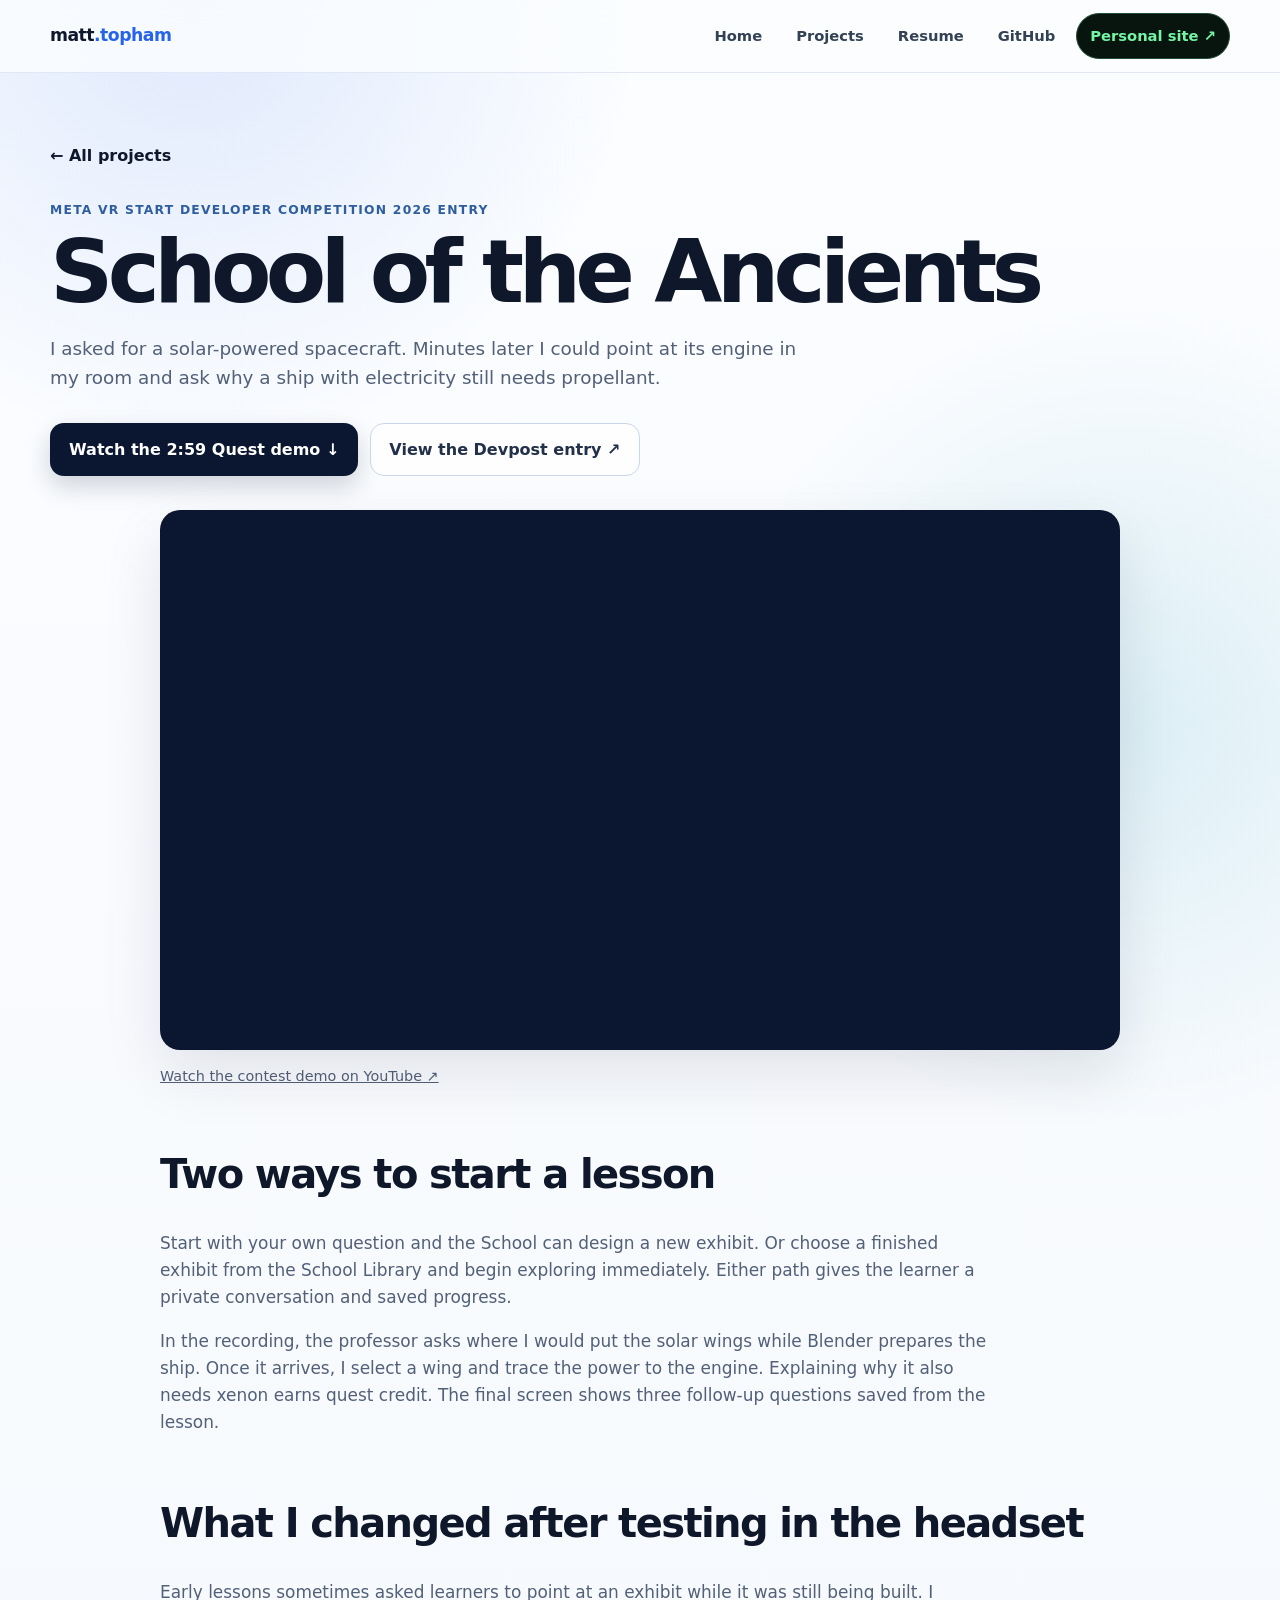
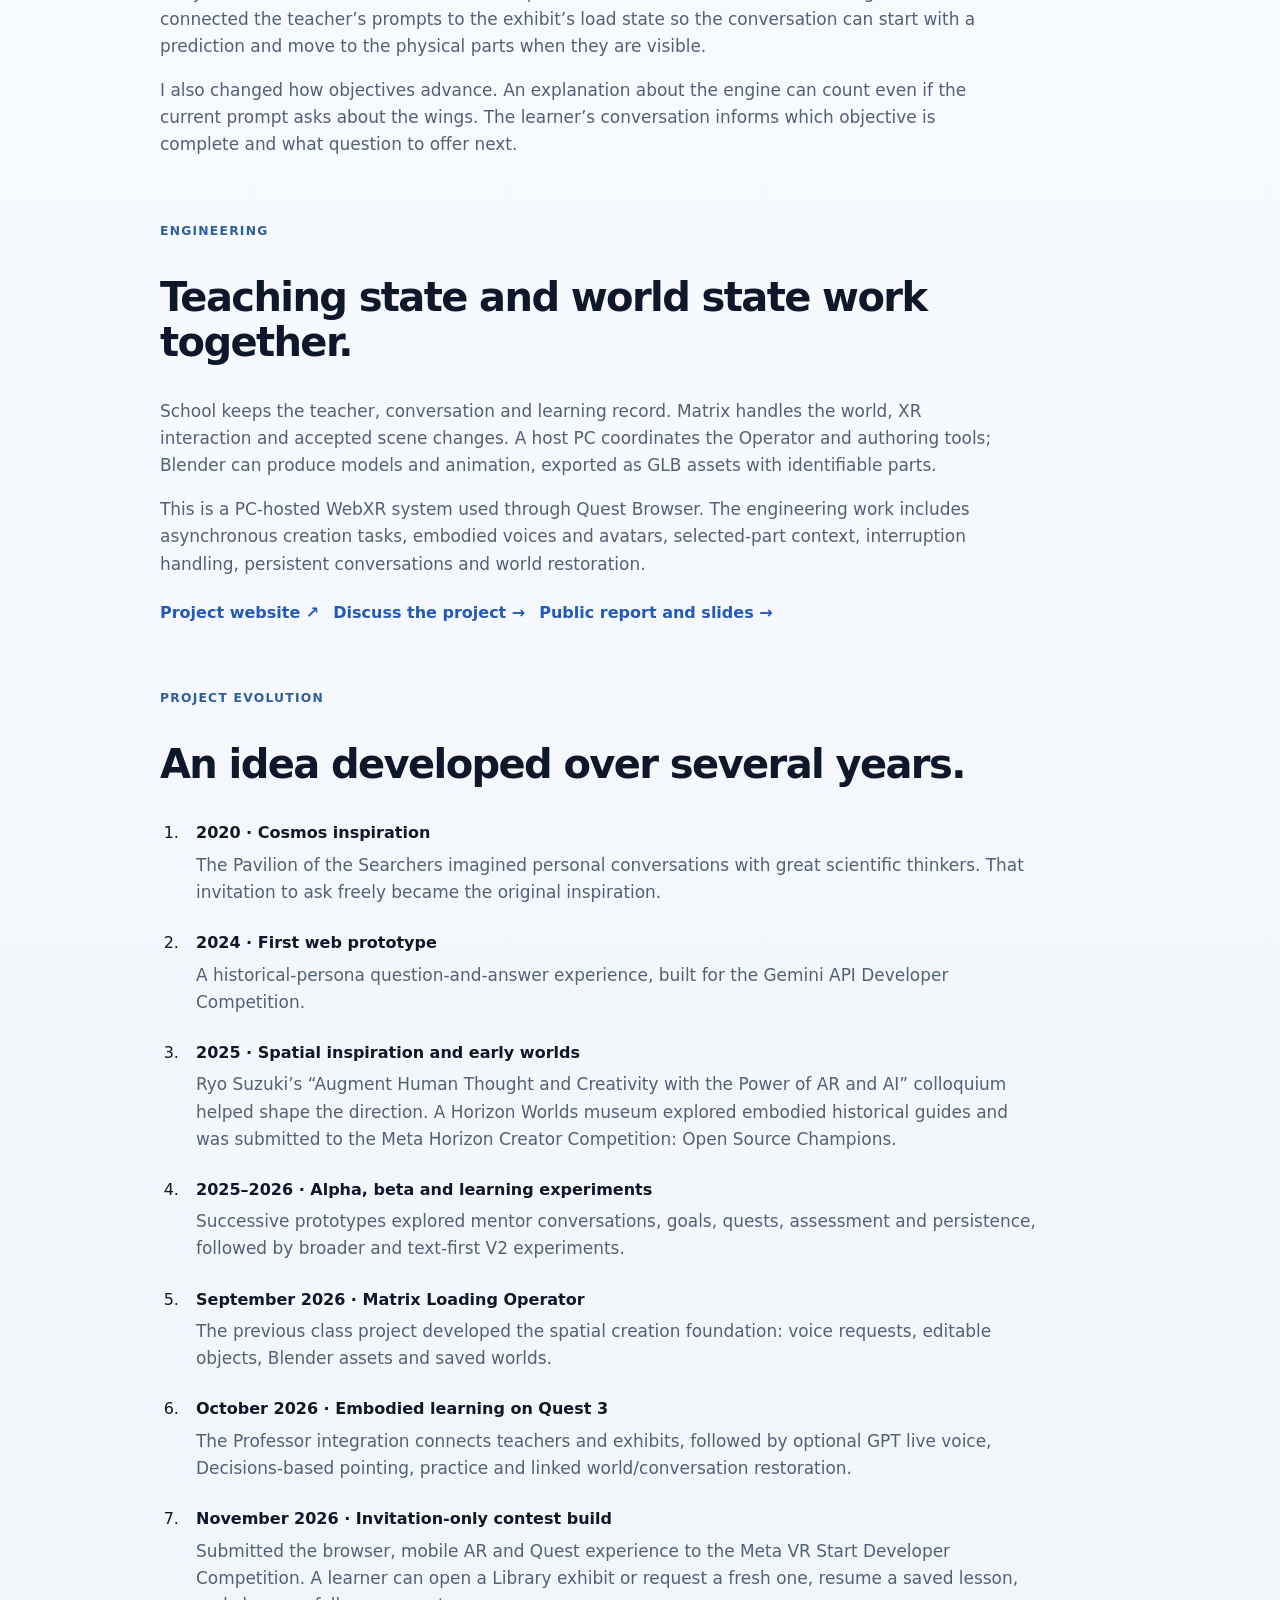
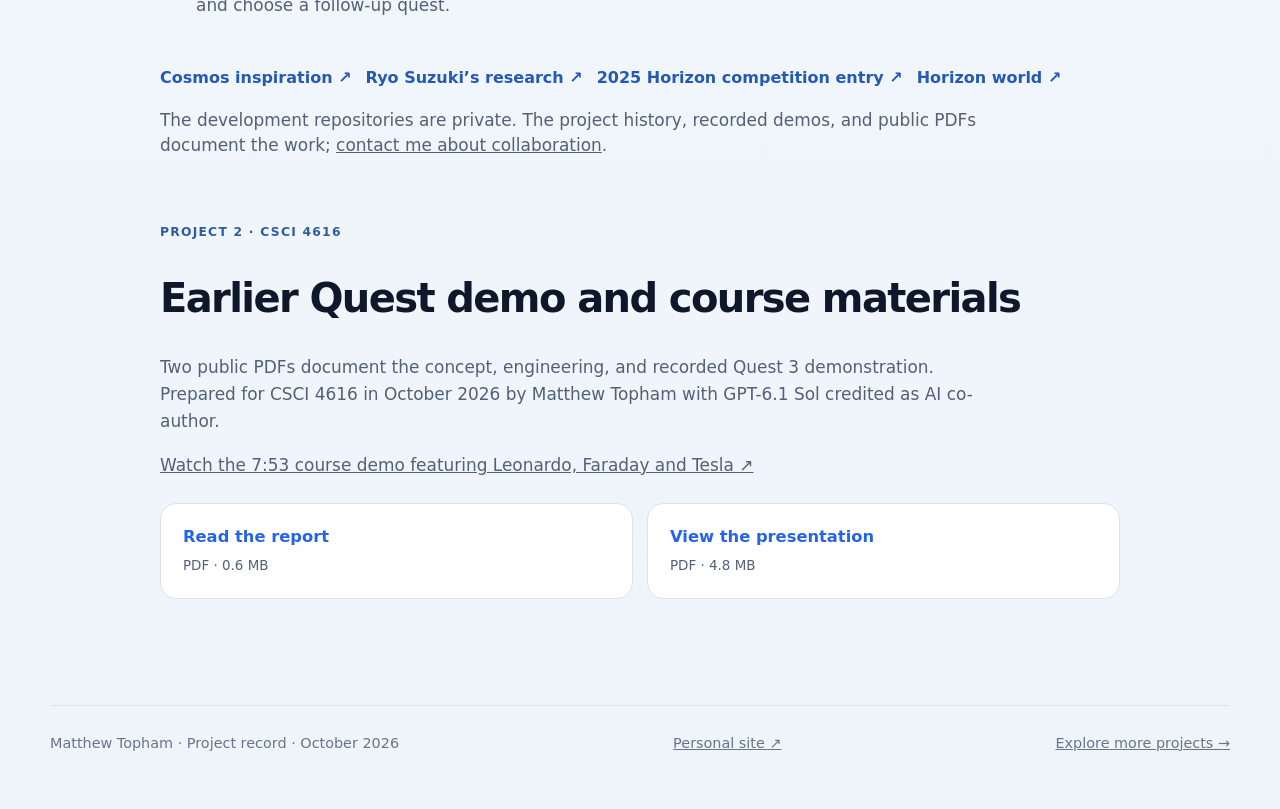
<file: views/school-of-the-ancients.html>
<!doctype html>
<html lang="en"><head><meta charset="utf-8"><meta name="viewport" content="width=device-width,initial-scale=1"><title>School of the Ancients · Matthew Topham</title><meta name="description" content="Ask a question. Create an exhibit. Explore the answer with a teacher in your room."><link rel="canonical" href="https://thetopham.github.io/views/school-of-the-ancients.html"><meta property="og:title" content="School of the Ancients · Matthew Topham"><meta property="og:description" content="Ask a question. Create an exhibit. Explore the answer with a teacher in your room."><meta property="og:type" content="website"><meta property="og:image" content="https://thetopham.github.io/resources/projects/quest-ion-ship.jpg"><link rel="stylesheet" href="/resources/css/style.css"><link rel="stylesheet" href="/resources/css/refresh.css"></head>
<body class="portfolio-site"><a class="skip-link" href="#main">Skip to content</a><header class="site-header"><div class="site-shell site-nav"><a class="brand" href="/">matt<span>.topham</span></a><nav class="nav-links" aria-label="Primary"><a href="/">Home</a><a href="/views/projects.html">Projects</a><a href="/views/resume.html">Resume</a><a href="https://github.com/thetopham">GitHub</a><a class="matrix-link" href="https://thetopham.com/">Personal site ↗</a></nav></div></header>
<main id="main"><section class="page-hero"><div class="site-shell"><a class="text-link" href="/views/projects.html">← All projects</a><div class="section-kicker project-kicker">Meta VR Start Developer Competition 2026 entry</div><h1>School of the Ancients</h1><p>I asked for a solar-powered spacecraft. Minutes later I could point at its engine in my room and ask why a ship with electricity still needs propellant.</p><div class="cta-row"><a class="btn btn-primary" href="#demo">Watch the 2:59 Quest demo ↓</a><a class="btn btn-secondary" href="https://devpost.com/software/school-of-the-ancients-t275sh">View the Devpost entry ↗</a></div></div></section><div class="site-shell project-story"><div class="demo-embed" id="demo"><iframe src="https://www.youtube-nocookie.com/embed/K5-2K7kUySo" title="A learner builds and explores an ion-powered spaceship on Meta Quest 3" loading="lazy" allow="accelerometer; autoplay; clipboard-write; encrypted-media; gyroscope; picture-in-picture; web-share" allowfullscreen></iframe></div><p class="video-fallback"><a href="https://www.youtube.com/watch?v=K5-2K7kUySo">Watch the contest demo on YouTube ↗</a></p>
<section class="story-section"><h2>Two ways to start a lesson</h2><p>Start with your own question and the School can design a new exhibit. Or choose a finished exhibit from the School Library and begin exploring immediately. Either path gives the learner a private conversation and saved progress.</p><p>In the recording, the professor asks where I would put the solar wings while Blender prepares the ship. Once it arrives, I select a wing and trace the power to the engine. Explaining why it also needs xenon earns quest credit. The final screen shows three follow-up questions saved from the lesson.</p></section>
<section class="story-section"><h2>What I changed after testing in the headset</h2><p>Early lessons sometimes asked learners to point at an exhibit while it was still being built. I connected the teacher’s prompts to the exhibit’s load state so the conversation can start with a prediction and move to the physical parts when they are visible.</p><p>I also changed how objectives advance. An explanation about the engine can count even if the current prompt asks about the wings. The learner’s conversation informs which objective is complete and what question to offer next.</p></section>
<section class="story-section"><div class="section-kicker">Engineering</div><h2>Teaching state and world state work together.</h2><p>School keeps the teacher, conversation and learning record. Matrix handles the world, XR interaction and accepted scene changes. A host PC coordinates the Operator and authoring tools; Blender can produce models and animation, exported as GLB assets with identifiable parts.</p><p>This is a PC-hosted WebXR system used through Quest Browser. The engineering work includes asynchronous creation tasks, embodied voices and avatars, selected-part context, interruption handling, persistent conversations and world restoration.</p><div class="card-links"><a href="https://schooloftheancients.com/">Project website ↗</a><a href="mailto:thetopham@gmail.com?subject=School%20of%20the%20Ancients">Discuss the project →</a><a href="/views/matrix-loading-operator.html#downloads">Public report and slides →</a></div></section>
<section class="story-section" id="history"><div class="section-kicker">Project evolution</div><h2>An idea developed over several years.</h2><ol class="project-timeline"><li><strong>2020 · Cosmos inspiration</strong><p>The Pavilion of the Searchers imagined personal conversations with great scientific thinkers. That invitation to ask freely became the original inspiration.</p></li><li><strong>2024 · First web prototype</strong><p>A historical-persona question-and-answer experience, built for the Gemini API Developer Competition.</p></li><li><strong>2025 · Spatial inspiration and early worlds</strong><p>Ryo Suzuki’s “Augment Human Thought and Creativity with the Power of AR and AI” colloquium helped shape the direction. A Horizon Worlds museum explored embodied historical guides and was submitted to the Meta Horizon Creator Competition: Open Source Champions.</p></li><li><strong>2025–2026 · Alpha, beta and learning experiments</strong><p>Successive prototypes explored mentor conversations, goals, quests, assessment and persistence, followed by broader and text-first V2 experiments.</p></li><li><strong>September 2026 · Matrix Loading Operator</strong><p>The previous class project developed the spatial creation foundation: voice requests, editable objects, Blender assets and saved worlds.</p></li><li><strong>October 2026 · Embodied learning on Quest 3</strong><p>The Professor integration connects teachers and exhibits, followed by optional GPT live voice, Decisions-based pointing, practice and linked world/conversation restoration.</p></li><li><strong>November 2026 · Invitation-only contest build</strong><p>Submitted the browser, mobile AR and Quest experience to the Meta VR Start Developer Competition. A learner can open a Library exhibit or request a fresh one, resume a saved lesson, and choose a follow-up quest.</p></li></ol><div class="card-links"><a href="https://www.youtube.com/watch?v=DKd-m-X1lyM">Cosmos inspiration ↗</a><a href="https://ryosuzuki.org/">Ryo Suzuki’s research ↗</a><a href="https://devpost.com/software/school-of-the-ancients">2025 Horizon competition entry ↗</a><a href="https://horizon.meta.com/worlds/1459334171856325">Horizon world ↗</a></div><p class="status-note">The development repositories are private. The project history, recorded demos, and public PDFs document the work; <a href="mailto:thetopham@gmail.com?subject=School%20of%20the%20Ancients">contact me about collaboration</a>.</p></section>
<section class="story-section" id="downloads"><div class="section-kicker">Project 2 · CSCI 4616</div><h2>Earlier Quest demo and course materials</h2><p>Two public PDFs document the concept, engineering, and recorded Quest 3 demonstration. Prepared for CSCI 4616 in October 2026 by Matthew Topham with GPT-6.1 Sol credited as AI co-author.</p><p><a href="https://www.youtube.com/watch?v=zFG1tiifpe4">Watch the 7:53 course demo featuring Leonardo, Faraday and Tesla ↗</a></p><div class="download-grid"><a class="download-link" href="/resources/projects/school-of-the-ancients-report.pdf"><strong>Read the report</strong><span>PDF · 0.6 MB</span></a><a class="download-link" href="/resources/projects/school-of-the-ancients-slides.pdf"><strong>View the presentation</strong><span>PDF · 4.8 MB</span></a></div></section></div></main><footer class="footer"><div class="site-shell footer-inner"><span>Matthew Topham · Project record · October 2026</span><a href="https://thetopham.com/">Personal site ↗</a><a href="/views/projects.html">Explore more projects →</a></div></footer></body></html>
</file>
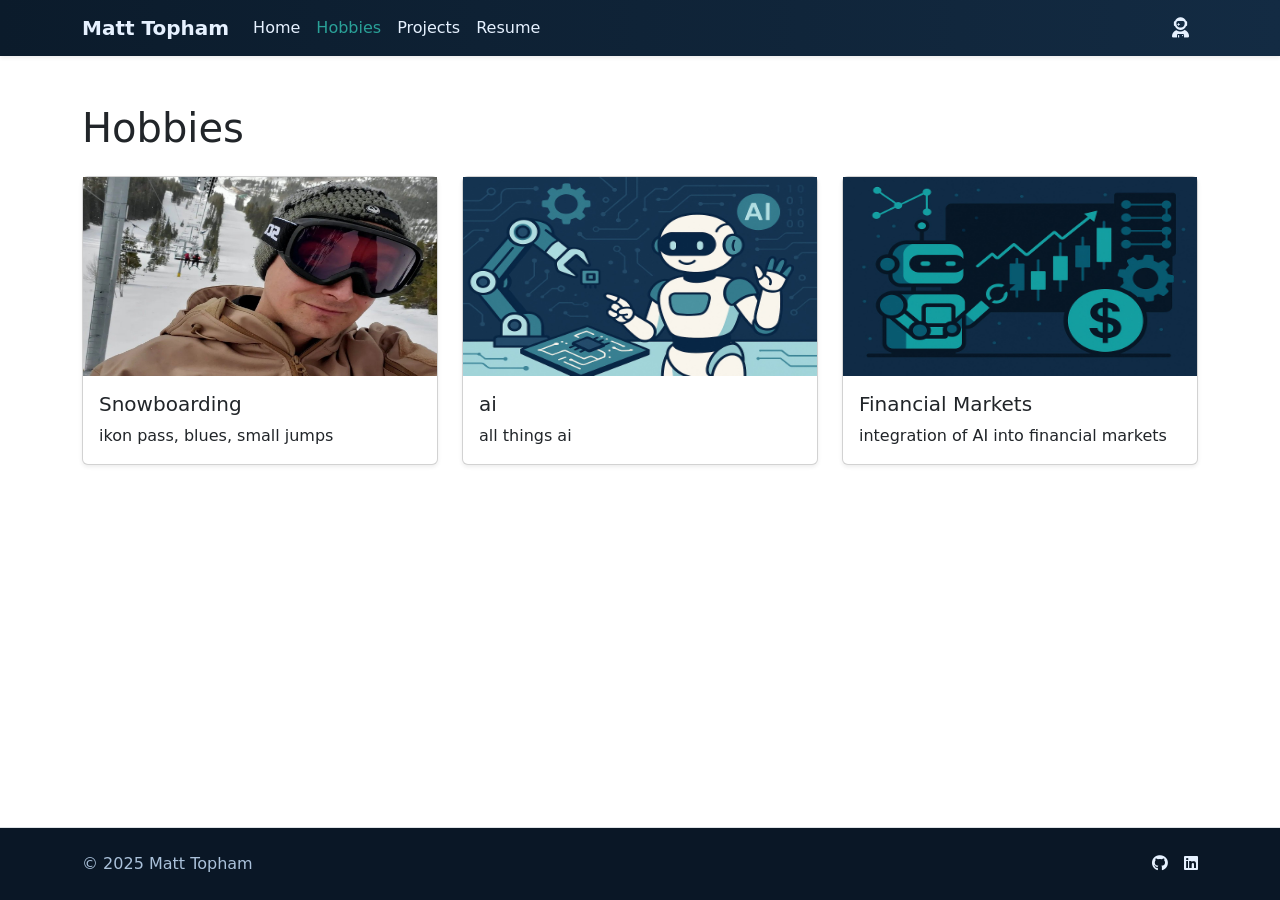
<file: submission/views/hobbies.html>
<!doctype html>
<html lang="en">
<head>
  <meta charset="utf-8" />
  <meta name="viewport" content="width=device-width, initial-scale=1" />
  <title>Hobbies Matt Topham</title>
  <meta name="description" content="Hobbies and interests." />
  <link rel="icon" href="../resources/img/favicon.ico">
  <link href="https://cdn.jsdelivr.net/npm/bootstrap@5.3.3/dist/css/bootstrap.min.css" rel="stylesheet" >
  <link href="https://cdnjs.cloudflare.com/ajax/libs/font-awesome/6.5.2/css/all.min.css" rel="stylesheet" />
  <link rel="stylesheet" href="../resources/css/style.css">
</head>
<body class="d-flex flex-column min-vh-100">
<nav class="navbar navbar-expand-lg navbar-dark bg-body-tertiary sticky-top shadow-sm">

  <div class="container">
    <a class="navbar-brand fw-bold" href="home.html">Matt Topham</a>
    <button class="navbar-toggler" type="button" data-bs-toggle="collapse" data-bs-target="#navMain" aria-controls="navMain" aria-expanded="false" aria-label="Toggle navigation">
      <span class="navbar-toggler-icon"></span>
    </button>
    <div class="collapse navbar-collapse" id="navMain">
      <ul class="navbar-nav me-auto mb-2 mb-lg-0">
        <li class="nav-item">
          <a class="nav-link " href="home.html">Home</a>
        </li>
        <li class="nav-item">
          <a class="nav-link active" href="hobbies.html">Hobbies</a>
        </li>
        <li class="nav-item">
          <a class="nav-link " href="projects.html">Projects</a>
        </li>
         <li class="nav-item">
          <a class="nav-link " href="resume.html">Resume</a>
        </li>
      </ul>
      <ul class="navbar-nav ms-auto">
        <li class="nav-item">
          <a class="nav-link" href="#" title="Profile">
            <i class="fa-solid fa-user-astronaut fa-lg"></i>
          </a>
        </li>
      </ul>
    </div>
  </div>
</nav>
<main class="py-5">
  <div class="container">
    <h1 class="mb-4">Hobbies</h1>

    <div class="row g-4 row-cols-1 row-cols-md-3">
      <!-- Snowboarding -->
      <div class="col">
        <div class="card h-100 shadow-sm hobby-card">
          <a href="https://github.com/thetopham" target="_blank" rel="noopener" aria-label="snowboarding" class="d-block ratio ratio-16x9">
            <img src="../resources/img/img1rectangle.jpg" alt="snowboarding" loading="lazy">
          </a>
          <div class="card-body">
            <h5 class="card-title">Snowboarding</h5>
            <p class="card-text">ikon pass, blues, small jumps</p>
          </div>
        </div>
      </div>

      <!-- AI -->
      <div class="col">
        <div class="card h-100 shadow-sm hobby-card">
          <a href="https://github.com/thetopham/" target="_blank" rel="noopener" aria-label="Open thetopham GitHub" class="d-block ratio ratio-16x9">
            <img src="../resources/img/img5.jpg" alt="ai artwork" loading="lazy">
          </a>
          <div class="card-body">
            <h5 class="card-title">ai</h5>
            <p class="card-text">all things ai</p>
          </div>
        </div>
      </div>

      <!-- Financial Markets -->
      <div class="col">
        <div class="card h-100 shadow-sm hobby-card">
          <a href="https://github.com/thetopham/tradingview-bot" target="_blank" rel="noopener" aria-label="Open tradingview-bot on GitHub" class="d-block ratio ratio-16x9">
            <img src="../resources/img/img6.jpg" alt="ai and financial market artwork" loading="lazy">
          </a>
          <div class="card-body">
            <h5 class="card-title">Financial Markets</h5>
            <p class="card-text">integration of AI into financial markets</p>
          </div>
        </div>
      </div>
    </div>
  </div>
</main>


<footer class="mt-auto py-4 border-top">
  <div class="container d-flex flex-column flex-md-row align-items-center justify-content-between gap-3">
    <span class="text-muted">&copy; 2025 Matt Topham</span>
    <div class="d-flex gap-3">
      <a class="text-decoration-none" href="https://github.com/thetopham" target="_blank" rel="noopener">
        <i class="fa-brands fa-github"></i> <span class="visually-hidden">GitHub</span>
      </a>
      <a class="text-decoration-none" href="https://www.linkedin.com/in/mrtopham" target="_blank" rel="noopener">
        <i class="fa-brands fa-linkedin"></i> <span class="visually-hidden">LinkedIn</span>
      </a>
      
    </div>
  </div>
</footer>
<script src="https://cdn.jsdelivr.net/npm/bootstrap@5.3.3/dist/js/bootstrap.bundle.min.js" ></script>
</body>
</html>
</file>
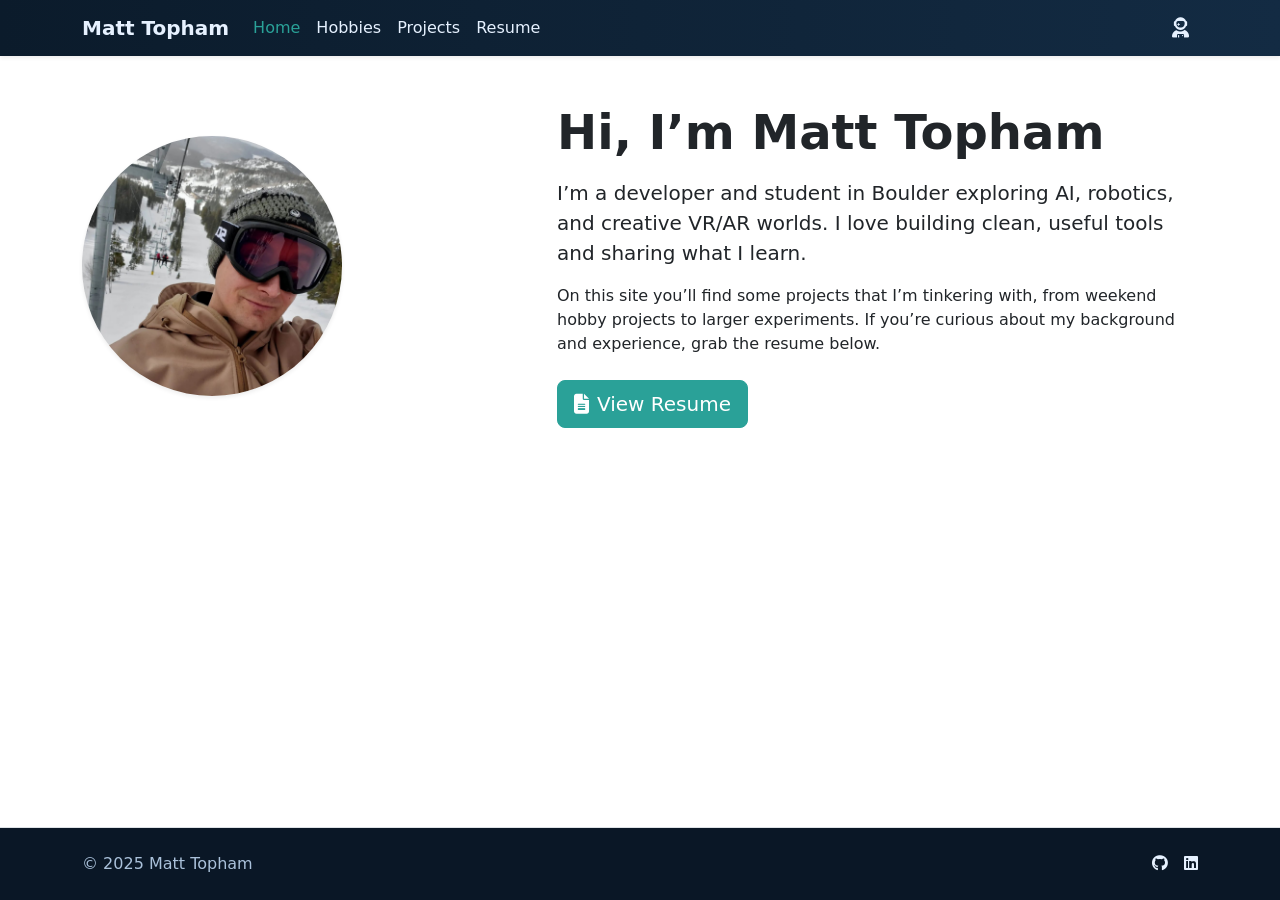
<file: submission/views/home.html>
<!doctype html>
<html lang="en">
<head>
  <meta charset="utf-8" />
  <meta name="viewport" content="width=device-width, initial-scale=1" />
  <title>Home Matt Topham</title>
  <meta name="description" content="Personal site home page." />
  <link rel="icon" href="../resources/img/favicon.ico">
  <link href="https://cdn.jsdelivr.net/npm/bootstrap@5.3.3/dist/css/bootstrap.min.css" rel="stylesheet" />
  <link href="https://cdnjs.cloudflare.com/ajax/libs/font-awesome/6.5.2/css/all.min.css" rel="stylesheet" />
  <link rel="stylesheet" href="../resources/css/style.css">
</head>
<body class="d-flex flex-column min-vh-100">
  
<nav class="navbar navbar-expand-lg navbar-dark bg-body-tertiary sticky-top shadow-sm">

  <div class="container">
    <a class="navbar-brand fw-bold" href="home.html">Matt Topham</a>
    <button class="navbar-toggler" type="button" data-bs-toggle="collapse" data-bs-target="#navMain" aria-controls="navMain" aria-expanded="false" aria-label="Toggle navigation">
      <span class="navbar-toggler-icon"></span>
    </button>
    <div class="collapse navbar-collapse" id="navMain">
      <ul class="navbar-nav me-auto mb-2 mb-lg-0">
        <li class="nav-item">
          <a class="nav-link active" href="home.html">Home</a>
        </li>
        <li class="nav-item">
          <a class="nav-link " href="hobbies.html">Hobbies</a>
        </li>
        <li class="nav-item">
          <a class="nav-link " href="projects.html">Projects</a>
        </li>
        <li class="nav-item">
          <a class="nav-link " href="resume.html">Resume</a>
        </li>
      </ul>
      <ul class="navbar-nav ms-auto">
        <li class="nav-item">
          <a class="nav-link" href="#" title="Profile">
            <i class="fa-solid fa-user-astronaut fa-lg"></i>
          </a>
        </li>
      </ul>
    </div>
  </div>
</nav>
<main class="py-5">
  <div class="container">
    <div class="row align-items-center g-4">
      <div class="col-12 col-md-5 text-center text-md-start">
        <img src="../resources/img/img1.jpg" alt="Portrait of Matt Topham" class="img-fluid rounded-circle profile-img shadow-sm">
      </div>
      <div class="col-12 col-md-7">
        <h1 class="display-5 fw-semibold mb-3">Hi, I’m Matt Topham</h1>
        <p class="lead">I’m a developer and student in Boulder exploring AI, robotics, and creative VR/AR worlds. I love building clean, useful tools and sharing what I learn.</p>
        <p>On this site you’ll find some projects that I’m tinkering with, from weekend hobby projects to larger experiments. If you’re curious about my background and experience, grab the resume below.</p>
        <a class="btn btn-primary btn-lg mt-2" href="resume.html">
          <i class="fa-solid fa-file-lines me-2"></i>View Resume
        </a>
      </div>
    </div>
  </div>
</main>
<footer class="mt-auto py-4 border-top">
  <div class="container d-flex flex-column flex-md-row align-items-center justify-content-between gap-3">
    <span class="text-muted">&copy; 2025 Matt Topham</span>
    <div class="d-flex gap-3">
      <a class="text-decoration-none" href="https://github.com/thetopham" target="_blank" rel="noopener">
        <i class="fa-brands fa-github"></i> <span class="visually-hidden">GitHub</span>
      </a>
      <a class="text-decoration-none" href="https://www.linkedin.com/in/mrtopham" target="_blank" rel="noopener">
        <i class="fa-brands fa-linkedin"></i> <span class="visually-hidden">LinkedIn</span>
      </a>
      
    </div>
  </div>
</footer>
<script src="https://cdn.jsdelivr.net/npm/bootstrap@5.3.3/dist/js/bootstrap.bundle.min.js" ></script>
</body>
</html>
</file>
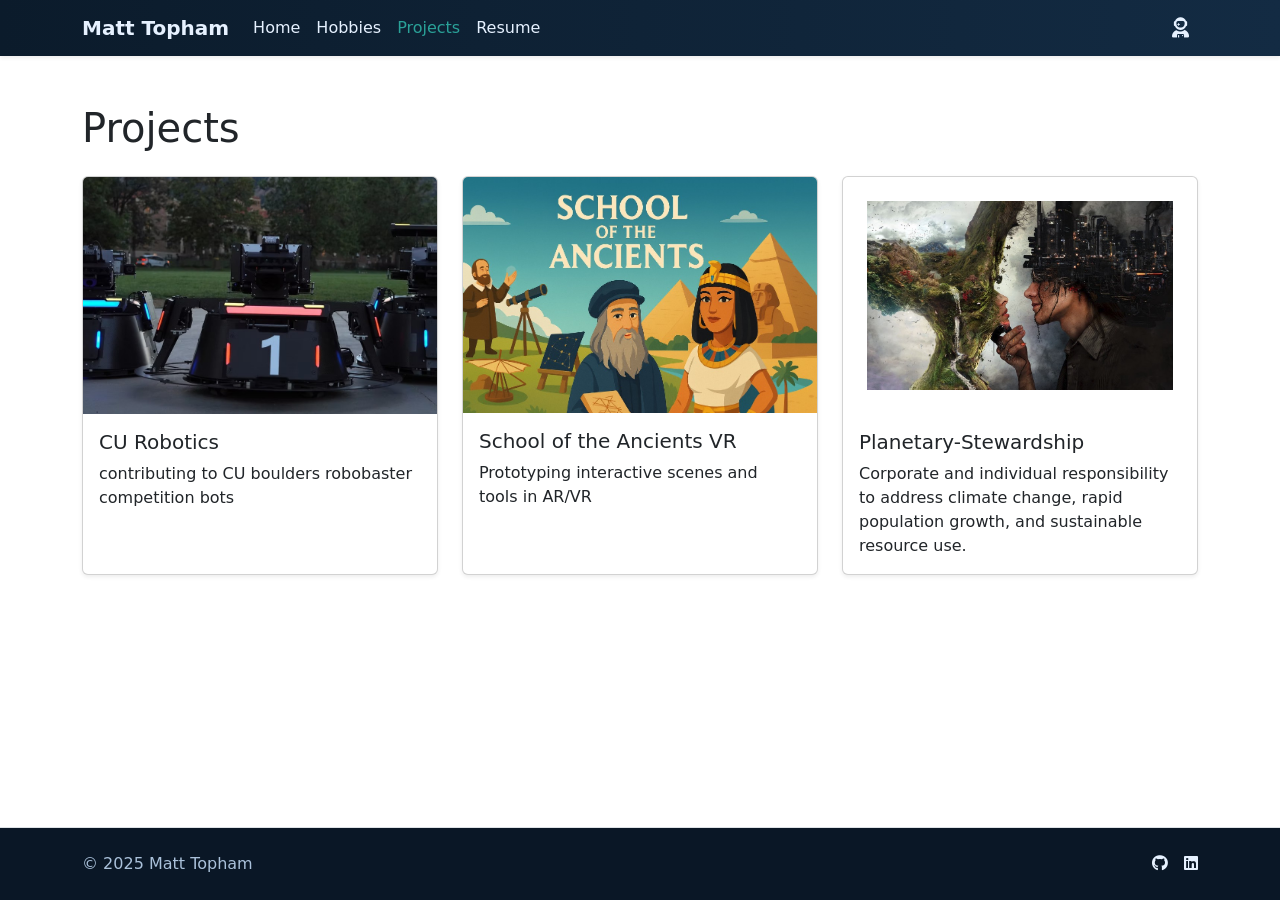
<file: submission/views/projects.html>
<!doctype html>
<html lang="en">
<head>
  <meta charset="utf-8" />
  <meta name="viewport" content="width=device-width, initial-scale=1" />
  <title>Projects Matt Topham</title>
  <meta name="description" content="Selected projects." />
  <link rel="icon" href="../resources/img/favicon.ico">
  <link href="https://cdn.jsdelivr.net/npm/bootstrap@5.3.3/dist/css/bootstrap.min.css" rel="stylesheet" >
  <link href="https://cdnjs.cloudflare.com/ajax/libs/font-awesome/6.5.2/css/all.min.css" rel="stylesheet" />
  <link rel="stylesheet" href="../resources/css/style.css">
</head>
<body class="d-flex flex-column min-vh-100">
<nav class="navbar navbar-expand-lg navbar-dark bg-body-tertiary sticky-top shadow-sm">

  <div class="container">
    <a class="navbar-brand fw-bold" href="home.html">Matt Topham</a>
    <button class="navbar-toggler" type="button" data-bs-toggle="collapse" data-bs-target="#navMain" aria-controls="navMain" aria-expanded="false" aria-label="Toggle navigation">
      <span class="navbar-toggler-icon"></span>
    </button>
    <div class="collapse navbar-collapse" id="navMain">
      <ul class="navbar-nav me-auto mb-2 mb-lg-0">
        <li class="nav-item">
          <a class="nav-link " href="home.html">Home</a>
        </li>
        <li class="nav-item">
          <a class="nav-link " href="hobbies.html">Hobbies</a>
        </li>
        <li class="nav-item">
          <a class="nav-link active" href="projects.html">Projects</a>
        </li>
         <li class="nav-item">
          <a class="nav-link " href="resume.html">Resume</a>
        </li>
      </ul>
      <ul class="navbar-nav ms-auto">
        <li class="nav-item">
          <a class="nav-link" href="#" title="Profile">
            <i class="fa-solid fa-user-astronaut fa-lg"></i>
          </a>
        </li>
      </ul>
    </div>
  </div>
</nav>
<main class="py-5">
  <div class="container">
    <h1 class="mb-4">Projects</h1>

    <div class="row g-4 row-cols-1 row-cols-md-3">
      <!-- CU Robotics -->
      <div class="col">
        <div class="card h-100 shadow-sm">
          <a href="https://github.com/CU-Robotics" target="_blank" rel="noopener"
             class="card-img-link" aria-label="Open CU Robotics on GitHub">
            <img src="../resources/img/img2.jpg" class="card-img-top" alt="CU Robotics bots" loading="lazy">
          </a>
          <div class="card-body">
            <h5 class="card-title">CU Robotics</h5>
            <p class="card-text">contributing to CU boulders robobaster competition bots</p>
          </div>
        </div>
      </div>

      <!-- School of the Ancients VR -->
      <div class="col">
        <div class="card h-100 shadow-sm">
          <a href="https://github.com/thetopham/school-of-the-ancients-vr" target="_blank" rel="noopener"
             class="card-img-link" aria-label="Open School of the Ancients VR on GitHub">
            <img src="../resources/img/img3.jpg" class="card-img-top" alt="School of the Ancients artwork" loading="lazy">
          </a>
          <div class="card-body">
            <h5 class="card-title">School of the Ancients VR</h5>
            <p class="card-text">Prototyping interactive scenes and tools in AR/VR</p>
          </div>
        </div>
      </div>

      <!-- Planetary Stewardship -->
      <div class="col">
        <div class="card h-100 shadow-sm">
          <a href="https://github.com/thetopham/Planetary-Stewardship" target="_blank" rel="noopener"
             class="card-img-link" aria-label="Open Planetary Stewardship on GitHub">
            <img src="../resources/img/img4.jpg" class="card-img-top p-4" alt="Planetary stewardship illustration" loading="lazy">
          </a>
          <div class="card-body">
            <h5 class="card-title">Planetary-Stewardship</h5>
            <p class="card-text">Corporate and individual responsibility to address climate change, rapid population growth, and sustainable resource use.</p>
          </div>
        </div>
      </div>
    </div>
  </div>
</main>


<footer class="mt-auto py-4 border-top">
  <div class="container d-flex flex-column flex-md-row align-items-center justify-content-between gap-3">
    <span class="text-muted">&copy; 2025 Matt Topham</span>
    <div class="d-flex gap-3">
      <a class="text-decoration-none" href="https://github.com/thetopham" target="_blank" rel="noopener">
        <i class="fa-brands fa-github"></i> <span class="visually-hidden">GitHub</span>
      </a>
      <a class="text-decoration-none" href="https://www.linkedin.com/in/mrtopham" target="_blank" rel="noopener">
        <i class="fa-brands fa-linkedin"></i> <span class="visually-hidden">LinkedIn</span>
      </a>
    
    </div>
  </div>
</footer>
<script src="https://cdn.jsdelivr.net/npm/bootstrap@5.3.3/dist/js/bootstrap.bundle.min.js" ></script>
</body>
</html>
</file>
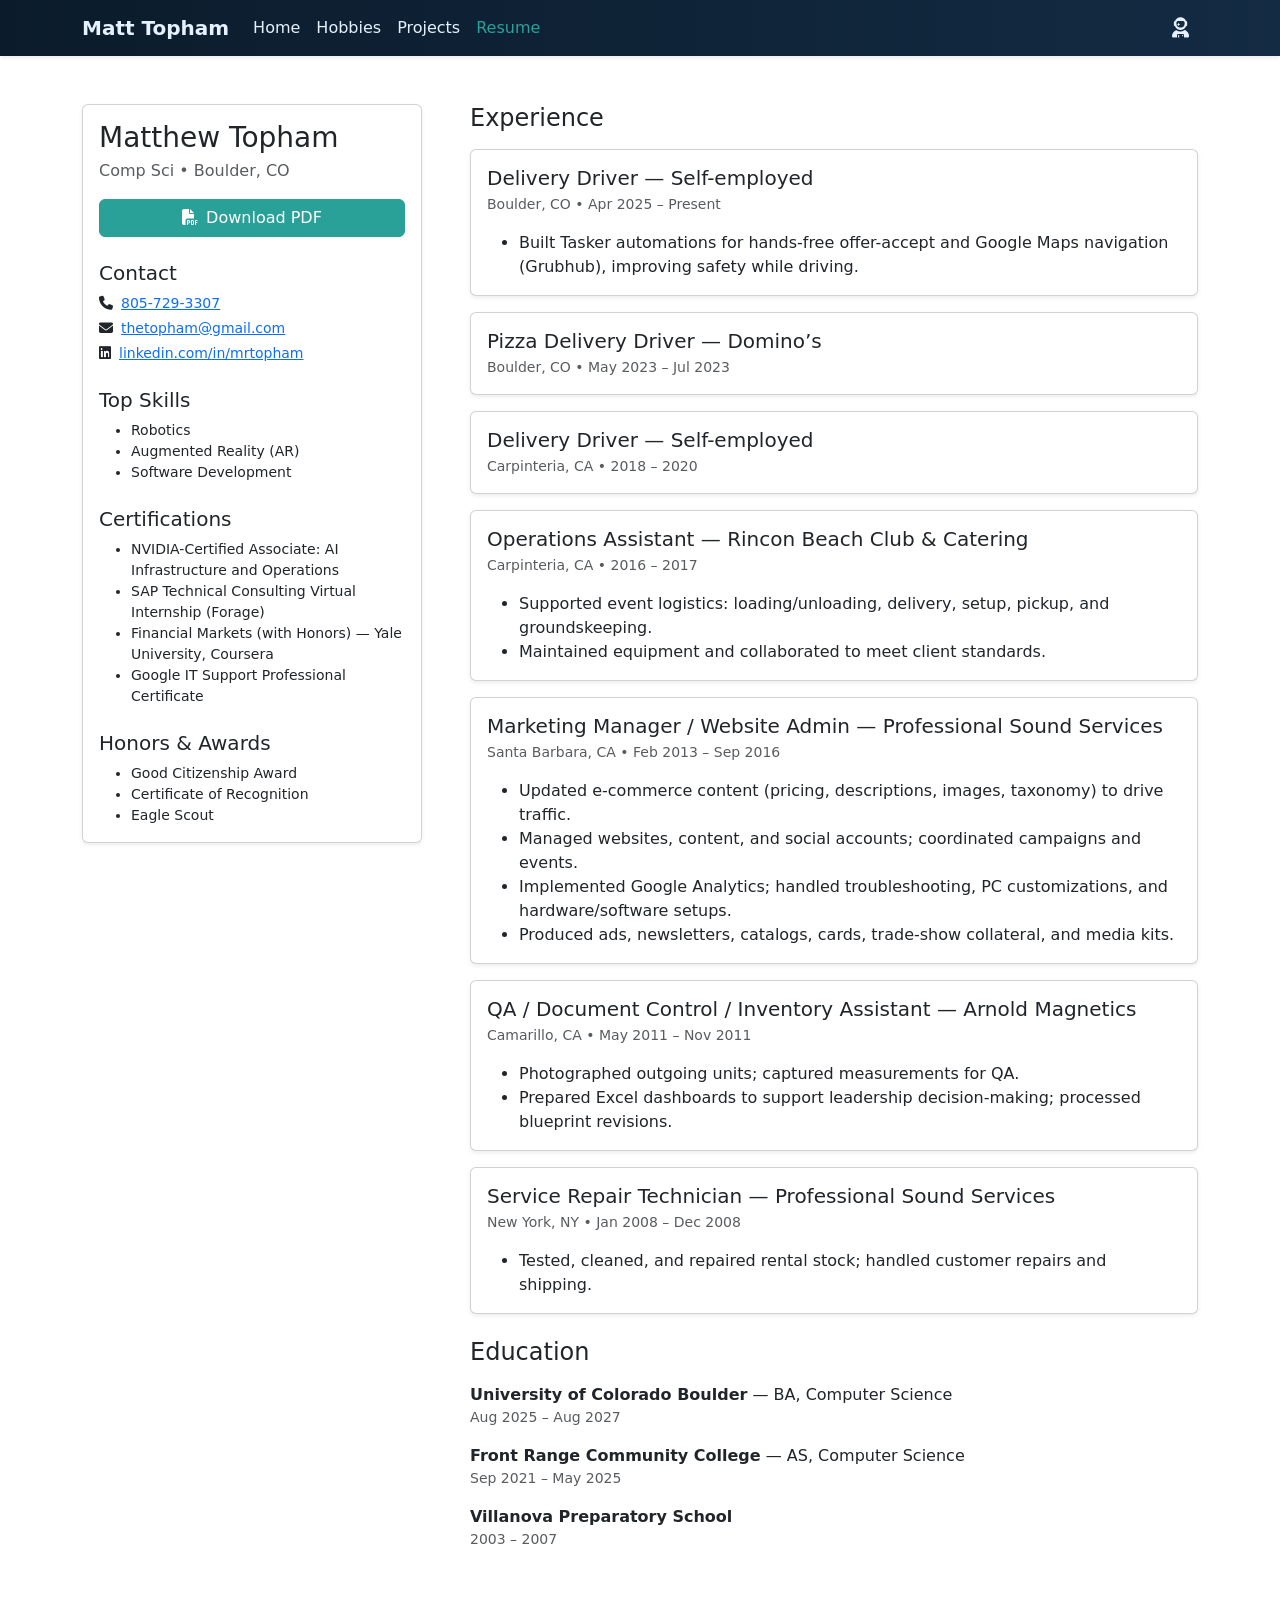
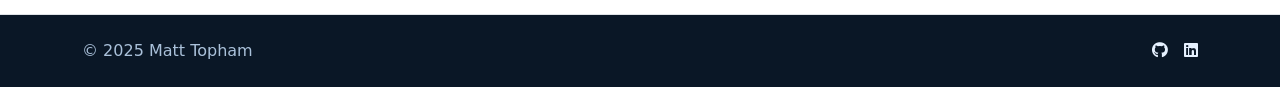
<file: submission/views/resume.html>
<!doctype html>
<html lang="en">
<head>
  <meta charset="utf-8" />
  <meta name="viewport" content="width=device-width, initial-scale=1" />
  <title>Resume Matt Topham</title>
  <meta name="description" content="Résumé and background." />
  <link rel="icon" href="../resources/img/favicon.ico">
  <link href="https://cdn.jsdelivr.net/npm/bootstrap@5.3.3/dist/css/bootstrap.min.css" rel="stylesheet">
  <link href="https://cdnjs.cloudflare.com/ajax/libs/font-awesome/6.5.2/css/all.min.css" rel="stylesheet" />
  <link rel="stylesheet" href="../resources/css/style.css">
</head>
<body class="d-flex flex-column min-vh-100">

<nav class="navbar navbar-expand-lg navbar-dark bg-body-tertiary sticky-top shadow-sm">
  <div class="container">
    <a class="navbar-brand fw-bold" href="home.html">Matt Topham</a>
    <button class="navbar-toggler" type="button" data-bs-toggle="collapse" data-bs-target="#navMain" aria-controls="navMain" aria-expanded="false" aria-label="Toggle navigation">
      <span class="navbar-toggler-icon"></span>
    </button>
    <div class="collapse navbar-collapse" id="navMain">
      <ul class="navbar-nav me-auto mb-2 mb-lg-0">
        <li class="nav-item"><a class="nav-link" href="home.html">Home</a></li>
        <li class="nav-item"><a class="nav-link" href="hobbies.html">Hobbies</a></li>
        <li class="nav-item"><a class="nav-link" href="projects.html">Projects</a></li>
        <li class="nav-item"><a class="nav-link active" href="resume.html">Resume</a></li>
      </ul>
      <ul class="navbar-nav ms-auto">
        <li class="nav-item">
          <a class="nav-link" href="#" title="Profile"><i class="fa-solid fa-user-astronaut fa-lg"></i></a>
        </li>
      </ul>
    </div>
  </div>
</nav>

<main class="py-5">
  <div class="container">
    <div class="row g-5">
      <!-- Sidebar -->
      <aside class="col-12 col-lg-4">
        <div class="card shadow-sm">
          <div class="card-body">
            <h1 class="h3 mb-1">Matthew Topham</h1>
            <p class="text-muted mb-3">Comp Sci • Boulder, CO</p>

            <div class="d-grid gap-2 mb-4">
              <a class="btn btn-primary" href="../resources/Profile.pdf" target="_blank" rel="noopener">
                <i class="fa-solid fa-file-pdf me-2"></i>Download PDF
              </a>
            </div>

            <h2 class="h5">Contact</h2>
            <ul class="list-unstyled small mb-4">
              <li class="mb-1"><i class="fa-solid fa-phone me-2"></i><a href="tel:+18057293307">805-729-3307</a></li>
              <li class="mb-1"><i class="fa-solid fa-envelope me-2"></i><a href="mailto:thetopham@gmail.com">thetopham@gmail.com</a></li>
              <li class="mb-1"><i class="fa-brands fa-linkedin me-2"></i><a href="https://www.linkedin.com/in/mrtopham" target="_blank" rel="noopener">linkedin.com/in/mrtopham</a></li>
            </ul>

            <h2 class="h5">Top Skills</h2>
            <ul class="small mb-4">
              <li>Robotics</li>
              <li>Augmented Reality (AR)</li>
              <li>Software Development</li>
            </ul>

            <h2 class="h5">Certifications</h2>
            <ul class="small mb-4">
              <li>NVIDIA-Certified Associate: AI Infrastructure and Operations</li>
              <li>SAP Technical Consulting Virtual Internship (Forage)</li>
              <li>Financial Markets (with Honors) — Yale University, Coursera</li>
              <li>Google IT Support Professional Certificate</li>
            </ul>

            <h2 class="h5">Honors & Awards</h2>
            <ul class="small mb-0">
              <li>Good Citizenship Award</li>
              <li>Certificate of Recognition</li>
              <li>Eagle Scout</li>
            </ul>
          </div>
        </div>
      </aside>

      <!-- Main content -->
      <section class="col-12 col-lg-8">
        <h2 class="h4 mb-3">Experience</h2>
        <div class="vstack gap-3">

          <div class="card shadow-sm">
            <div class="card-body">
              <div class="d-flex justify-content-between align-items-start">
                <div>
                  <h3 class="h5 mb-1">Delivery Driver — Self-employed</h3>
                  <div class="text-muted small">Boulder, CO • Apr 2025 – Present</div>
                </div>
              </div>
              <ul class="mt-3 mb-0">
                <li>Built Tasker automations for hands-free offer-accept and Google Maps navigation (Grubhub), improving safety while driving.</li>
              </ul>
            </div>
          </div>

          <div class="card shadow-sm">
            <div class="card-body">
              <h3 class="h5 mb-1">Pizza Delivery Driver — Domino’s</h3>
              <div class="text-muted small">Boulder, CO • May 2023 – Jul 2023</div>
            </div>
          </div>

          <div class="card shadow-sm">
            <div class="card-body">
              <h3 class="h5 mb-1">Delivery Driver — Self-employed</h3>
              <div class="text-muted small">Carpinteria, CA • 2018 – 2020</div>
            </div>
          </div>

          <div class="card shadow-sm">
            <div class="card-body">
              <h3 class="h5 mb-1">Operations Assistant — Rincon Beach Club & Catering</h3>
              <div class="text-muted small">Carpinteria, CA • 2016 – 2017</div>
              <ul class="mt-3 mb-0">
                <li>Supported event logistics: loading/unloading, delivery, setup, pickup, and groundskeeping.</li>
                <li>Maintained equipment and collaborated to meet client standards.</li>
              </ul>
            </div>
          </div>

          <div class="card shadow-sm">
            <div class="card-body">
              <h3 class="h5 mb-1">Marketing Manager / Website Admin — Professional Sound Services</h3>
              <div class="text-muted small">Santa Barbara, CA • Feb 2013 – Sep 2016</div>
              <ul class="mt-3 mb-0">
                <li>Updated e-commerce content (pricing, descriptions, images, taxonomy) to drive traffic.</li>
                <li>Managed websites, content, and social accounts; coordinated campaigns and events.</li>
                <li>Implemented Google Analytics; handled troubleshooting, PC customizations, and hardware/software setups.</li>
                <li>Produced ads, newsletters, catalogs, cards, trade-show collateral, and media kits.</li>
              </ul>
            </div>
          </div>

          <div class="card shadow-sm">
            <div class="card-body">
              <h3 class="h5 mb-1">QA / Document Control / Inventory Assistant — Arnold Magnetics</h3>
              <div class="text-muted small">Camarillo, CA • May 2011 – Nov 2011</div>
              <ul class="mt-3 mb-0">
                <li>Photographed outgoing units; captured measurements for QA.</li>
                <li>Prepared Excel dashboards to support leadership decision-making; processed blueprint revisions.</li>
              </ul>
            </div>
          </div>

          <div class="card shadow-sm">
            <div class="card-body">
              <h3 class="h5 mb-1">Service Repair Technician — Professional Sound Services</h3>
              <div class="text-muted small">New York, NY • Jan 2008 – Dec 2008</div>
              <ul class="mt-3 mb-0">
                <li>Tested, cleaned, and repaired rental stock; handled customer repairs and shipping.</li>
              </ul>
            </div>
          </div>
        </div>

        <h2 class="h4 mt-4 mb-3">Education</h2>
        <ul class="list-unstyled">
          <li class="mb-3">
            <strong>University of Colorado Boulder</strong> — BA, Computer Science
            <div class="text-muted small">Aug 2025 – Aug 2027</div>
          </li>
          <li class="mb-3">
            <strong>Front Range Community College</strong> — AS, Computer Science
            <div class="text-muted small">Sep 2021 – May 2025</div>
          </li>
          <li>
            <strong>Villanova Preparatory School</strong>
            <div class="text-muted small">2003 – 2007</div>
          </li>
        </ul>
      </section>
    </div>
  </div>
</main>

<footer class="mt-auto py-4 border-top">
  <div class="container d-flex flex-column flex-md-row align-items-center justify-content-between gap-3">
    <span class="text-muted">&copy; 2025 Matt Topham</span>
    <div class="d-flex gap-3">
      <a class="text-decoration-none" href="https://github.com/thetopham" target="_blank" rel="noopener">
        <i class="fa-brands fa-github"></i> <span class="visually-hidden">GitHub</span>
      </a>
      <a class="text-decoration-none" href="https://www.linkedin.com/in/mrtopham" target="_blank" rel="noopener">
        <i class="fa-brands fa-linkedin"></i> <span class="visually-hidden">LinkedIn</span>
      </a>
    </div>
  </div>
</footer>

<script src="https://cdn.jsdelivr.net/npm/bootstrap@5.3.3/dist/js/bootstrap.bundle.min.js"></script>
</body>
</html>
</file>
<file: resources/css/style.css>
:root {
  --ink: #0f172a;
  --muted: #526078;
  --line: #d9e2ef;
  --paper: #f7f9fc;
  --card: rgba(255,255,255,.86);
  --navy: #0b1730;
  --blue: #2563eb;
  --cyan: #0891b2;
  --lime: #67e8f9;
  --shadow: 0 24px 60px rgba(15, 23, 42, .10);
}
*{box-sizing:border-box}
.portfolio-site{margin:0;min-height:100vh;color:var(--ink);background:
 radial-gradient(circle at 15% 0%, rgba(37,99,235,.13), transparent 28rem),
 radial-gradient(circle at 88% 18%, rgba(8,145,178,.12), transparent 26rem),
 linear-gradient(180deg,#fbfdff 0%,#f6f9fd 48%,#eef4fa 100%);font-family:Inter,ui-sans-serif,system-ui,-apple-system,BlinkMacSystemFont,"Segoe UI",sans-serif;line-height:1.6}
.portfolio-site a{color:inherit}.site-shell{width:min(1180px,calc(100% - 36px));margin:auto}.site-header{position:sticky;top:0;z-index:20;border-bottom:1px solid rgba(217,226,239,.75);background:rgba(251,253,255,.84);backdrop-filter:blur(16px)}
.site-nav{min-height:72px;display:flex;align-items:center;justify-content:space-between;gap:22px}.brand{text-decoration:none;font-weight:850;letter-spacing:-.03em;font-size:1.08rem}.brand span{color:var(--blue)}
.nav-links{display:flex;align-items:center;gap:8px;flex-wrap:wrap}.nav-links a{text-decoration:none;padding:10px 13px;border-radius:999px;color:#334155;font-weight:700;font-size:.92rem}.nav-links a:hover,.nav-links a[aria-current="page"]{background:#eaf1ff;color:#1749b8}.nav-links .matrix-link{background:#08140e;color:#75f6a6;border:1px solid #214f36}.nav-links .matrix-link:hover{background:#0b1d13;color:#9cffbd}
.hero{padding:82px 0 50px}.hero-grid{display:grid;grid-template-columns:minmax(0,1.16fr) minmax(340px,.84fr);gap:48px;align-items:center}.eyebrow{display:inline-flex;align-items:center;gap:8px;border:1px solid #cfe0fb;background:rgba(255,255,255,.7);padding:7px 11px;border-radius:999px;color:#31598e;font-weight:800;font-size:.78rem;letter-spacing:.11em;text-transform:uppercase}.eyebrow::before{content:"";width:7px;height:7px;background:#22c55e;border-radius:50%;box-shadow:0 0 0 5px rgba(34,197,94,.11)}
.hero h1{font-size:clamp(3rem,7vw,6.6rem);line-height:.93;letter-spacing:-.065em;margin:22px 0 26px;max-width:880px}.hero h1 em{font-style:normal;color:var(--blue)}.hero-copy{font-size:clamp(1.08rem,2vw,1.3rem);color:var(--muted);max-width:760px}.cta-row{display:flex;flex-wrap:wrap;gap:12px;margin-top:30px}.btn{display:inline-flex;align-items:center;justify-content:center;gap:9px;text-decoration:none;border-radius:14px;padding:13px 18px;font-weight:800;border:1px solid transparent}.portfolio-site .btn-primary{background:var(--navy);color:white;box-shadow:0 10px 24px rgba(11,23,48,.18)}.portfolio-site .btn-primary:hover{transform:translateY(-1px);background:#15284d}.portfolio-site .btn-secondary{border-color:#cad7e8;background:rgba(255,255,255,.76);color:#22304a}.portfolio-site .btn-secondary:hover{border-color:#a9bdd9;background:white}
.pipeline-card{position:relative;background:linear-gradient(155deg,#0a1730,#0b2242 58%,#07324a);color:white;padding:30px;border-radius:30px;box-shadow:0 34px 90px rgba(5,18,40,.24);overflow:hidden}.pipeline-card::after{content:"";position:absolute;inset:auto -18% -40% 12%;height:260px;background:radial-gradient(circle,rgba(34,211,238,.23),transparent 67%)}.pipeline-label{font-size:.76rem;text-transform:uppercase;letter-spacing:.14em;color:#8edffc;font-weight:850}.pipeline-card h2{font-size:1.55rem;line-height:1.2;margin:9px 0 22px}.pipe{position:relative;z-index:2;display:grid;gap:10px}.pipe-step{display:grid;grid-template-columns:42px 1fr;gap:12px;align-items:center;background:rgba(255,255,255,.07);border:1px solid rgba(255,255,255,.12);border-radius:16px;padding:12px 14px}.pipe-step strong{display:block;font-size:.95rem}.pipe-step small{color:#a9bdd7}.pipe-num{width:40px;height:40px;border-radius:12px;display:grid;place-items:center;background:#143a68;color:#8cf1ff;font-weight:900}.pipeline-note{position:relative;z-index:2;margin:18px 2px 0;color:#a9bdd7;font-size:.88rem}
.metrics{padding:18px 0 68px}.metric-grid{display:grid;grid-template-columns:repeat(4,1fr);gap:14px}.metric{padding:20px;border:1px solid var(--line);border-radius:18px;background:rgba(255,255,255,.58)}.metric b{font-size:1.55rem;display:block;letter-spacing:-.04em}.metric span{font-size:.87rem;color:var(--muted)}
.section{padding:72px 0}.section-head{display:flex;justify-content:space-between;align-items:end;gap:24px;margin-bottom:30px}.section-kicker{color:#2f5e9f;font-weight:850;letter-spacing:.1em;text-transform:uppercase;font-size:.77rem}.section h2{font-size:clamp(2rem,4vw,3.5rem);line-height:1;letter-spacing:-.05em;margin:7px 0 0}.section-head p{max-width:540px;color:var(--muted);margin:0}.system-grid{display:grid;grid-template-columns:repeat(3,1fr);gap:18px}.system-card{min-height:300px;padding:26px;border-radius:24px;border:1px solid var(--line);background:var(--card);box-shadow:0 14px 40px rgba(15,23,42,.05);display:flex;flex-direction:column}.system-card.featured{grid-column:span 2;background:linear-gradient(145deg,#0c1933,#14284a);color:white;border-color:#1e355e}.card-tag{display:inline-flex;align-self:flex-start;padding:6px 9px;border-radius:999px;background:#eaf2ff;color:#2053a9;font-weight:850;font-size:.72rem;text-transform:uppercase;letter-spacing:.07em}.featured .card-tag{background:#173c68;color:#91eafb}.system-card h3{font-size:1.5rem;line-height:1.15;letter-spacing:-.035em;margin:18px 0 11px}.system-card p{color:var(--muted);margin:0 0 22px}.featured p{color:#b8c9de}.card-links{margin-top:auto;display:flex;gap:14px;flex-wrap:wrap}.card-links a{font-weight:800;color:#2459b6;text-decoration:none}.featured .card-links a{color:#83eaff}.card-links a:hover{text-decoration:underline}
.stack-strip{display:flex;gap:8px;flex-wrap:wrap;margin-top:18px}.chip{padding:6px 9px;border-radius:9px;background:#eef3f8;color:#41516b;font-weight:700;font-size:.76rem}.featured .chip{background:#142f53;color:#b9d6ef}
.projects-list{display:grid;gap:16px}.project-row{display:grid;grid-template-columns:210px 1fr auto;gap:24px;align-items:center;border:1px solid var(--line);background:rgba(255,255,255,.67);border-radius:22px;padding:22px 24px}.project-row h3{margin:0;font-size:1.22rem;letter-spacing:-.02em}.project-row p{margin:4px 0 0;color:var(--muted)}.project-type{color:#39648e;font-weight:850;font-size:.75rem;text-transform:uppercase;letter-spacing:.08em}.project-link{text-decoration:none;font-weight:850;color:#2053a9;white-space:nowrap}.project-link:hover{text-decoration:underline}
.about-panel{display:grid;grid-template-columns:230px 1fr;gap:34px;align-items:center;padding:30px;border:1px solid var(--line);background:rgba(255,255,255,.72);border-radius:28px;box-shadow:var(--shadow)}.portrait-wrap{position:relative}.portrait{width:210px;height:210px;border-radius:28px;object-fit:cover;filter:saturate(.9) contrast(1.03);box-shadow:0 18px 45px rgba(15,23,42,.16)}.portrait-wrap::after{content:"Boulder, CO";position:absolute;bottom:-10px;right:-4px;background:var(--navy);color:#fff;padding:7px 11px;border-radius:10px;font-size:.75rem;font-weight:850}.about-panel h3{font-size:1.8rem;margin:0 0 8px;letter-spacing:-.04em}.about-panel p{color:var(--muted);margin:0 0 14px}.text-link{font-weight:800;text-decoration:none;color:#2459b6}.text-link:hover{text-decoration:underline}
.page-hero{padding:70px 0 34px}.page-hero h1{font-size:clamp(3rem,7vw,5.5rem);letter-spacing:-.065em;line-height:.95;margin:10px 0 20px}.page-hero p{max-width:760px;color:var(--muted);font-size:1.15rem}.detail-grid{display:grid;grid-template-columns:repeat(2,1fr);gap:18px}.detail-card{padding:26px;border:1px solid var(--line);border-radius:24px;background:rgba(255,255,255,.75)}.detail-card h2{font-size:1.55rem;margin:8px 0 10px;letter-spacing:-.04em}.detail-card p{color:var(--muted)}.proof-list{padding-left:18px;color:#43516a}.proof-list li{margin:8px 0}.detail-card .card-links{margin-top:20px}.hobby-grid{display:grid;grid-template-columns:repeat(3,1fr);gap:18px}.hobby-card{padding:26px;border-radius:24px;border:1px solid var(--line);background:rgba(255,255,255,.7)}.hobby-icon{font-size:2rem}.hobby-card h2{margin:14px 0 8px}.hobby-card p{color:var(--muted)}
.footer{padding:42px 0 54px}.footer-inner{border-top:1px solid var(--line);padding-top:26px;display:flex;justify-content:space-between;gap:20px;color:#66758d;font-size:.9rem}.footer-links{display:flex;gap:18px}.footer-links a{text-decoration:none;font-weight:750}.footer-links a:hover{color:var(--blue)}
@media (max-width:900px){.hero-grid{grid-template-columns:1fr}.pipeline-card{max-width:650px}.metric-grid{grid-template-columns:repeat(2,1fr)}.system-grid{grid-template-columns:1fr}.system-card.featured{grid-column:auto}.detail-grid{grid-template-columns:1fr}.project-row{grid-template-columns:1fr}.project-link{justify-self:start}.hobby-grid{grid-template-columns:1fr}.about-panel{grid-template-columns:1fr}.portrait{width:180px;height:180px}}
@media (max-width:640px){.site-shell{width:min(100% - 24px,1180px)}.site-nav{min-height:auto;padding:10px 0;flex-wrap:wrap;gap:8px}.brand{width:100%}.nav-links{width:100%;display:flex;gap:6px;flex-wrap:wrap}.nav-links a{display:block;flex:1 1 auto;min-width:max-content;text-align:center;padding:8px 10px;font-size:.82rem}.hero{padding:54px 0 34px}.hero h1{font-size:clamp(3rem,16vw,4.5rem)}.metric-grid{grid-template-columns:1fr 1fr}.section{padding:54px 0}.section-head{align-items:start;flex-direction:column}.project-row{padding:20px}.footer-inner{flex-direction:column}.about-panel{padding:22px}.pipeline-card{padding:22px;border-radius:24px}}
@media (prefers-reduced-motion: reduce){*{scroll-behavior:auto!important;transition:none!important}}
</file>
<file: resources/css/refresh.css>
/* Readable project stories; the existing visual design is retained. */
.skip-link{position:fixed;top:8px;left:12px;z-index:100;transform:translateY(-160%);background:#0b1730;color:#fff!important;padding:10px 16px;border-radius:8px}
.skip-link:focus{transform:translateY(0)}
.portfolio-site a:focus-visible,.portfolio-site button:focus-visible,.portfolio-site summary:focus-visible{outline:3px solid #2563eb;outline-offset:4px}
[id]{scroll-margin-top:160px}
.status-note{font-size:.88rem;line-height:1.5;color:var(--muted)}
.proof-note{font-size:.82rem;color:var(--muted)}
.eyebrow{max-width:100%;letter-spacing:.06em}
.featured .status-note{color:#b8c9de}
.detail-card,.system-card{min-width:0}
.detail-card a{overflow-wrap:anywhere}
.wide-card{grid-column:1 / -1}
.detail-card h3{font-size:1.1rem;margin:1.5rem 0 .5rem}
.technical{margin-top:1.2rem;padding-top:.8rem;border-top:1px solid var(--line)}
.technical summary{cursor:pointer;font-weight:700;min-height:44px;padding:8px 0}
.hardware-list dt{font-weight:750;margin-top:1rem}
.hardware-list dd{margin:.3rem 0 0;color:var(--muted)}
@media(max-width:360px){.eyebrow{font-size:.68rem}}
@media print{.skip-link{display:none!important}}

/* Keep the latest-work links above the decorative gradient. */
.pipeline-card::after{pointer-events:none}
.pipeline-note a{color:#d8f5ff;text-underline-offset:3px}
.metric b{font-size:clamp(1.05rem,2.3vw,1.55rem)}

/* Project case studies and downloadable submission materials. */
.project-kicker{margin-top:32px}.project-story{max-width:960px}.project-story .story-section{margin:64px 0}.project-story h2{font-size:clamp(1.65rem,4vw,2.5rem);line-height:1.12;letter-spacing:-.04em}.project-story p{font-size:1.06rem;color:var(--muted);max-width:78ch}.demo-embed{position:relative;aspect-ratio:16/9;background:var(--navy);border-radius:20px;overflow:hidden;box-shadow:var(--shadow)}.demo-embed iframe{width:100%;height:100%;border:0}.video-fallback{font-size:.9rem!important}.download-grid{display:grid;grid-template-columns:repeat(2,minmax(0,1fr));gap:14px;margin-top:24px}.download-link{display:flex;flex-direction:column;padding:22px;border:1px solid var(--line);border-radius:16px;background:white;text-decoration:none}.download-link:hover{border-color:var(--blue)}.download-link strong{color:var(--blue)}.download-link span{font-size:.84rem;color:var(--muted);margin-top:5px}.project-figure{margin:48px 0}.project-figure img{display:block;max-width:100%;height:auto;border-radius:18px}.project-figure figcaption{font-size:.85rem;color:var(--muted);margin-top:8px}.project-timeline{padding-left:24px}.project-timeline li{padding:0 0 18px 12px}.project-timeline p{margin:6px 0}.story-flow{display:flex;flex-wrap:wrap;gap:10px;margin:24px 0}.story-flow span{background:#eaf2ff;border:1px solid #cfe0fb;padding:10px 14px;border-radius:10px;font-weight:700}.project-story .card-links{margin-top:22px}.project-story .technical{margin-top:28px}@media(max-width:640px){.download-grid{grid-template-columns:1fr}.project-story .story-section{margin:44px 0}.demo-embed{border-radius:12px}}


/* Public portfolio polish: concise resources and an unobtrusive mobile header. */
.feature-preview{display:block;overflow:hidden;border-radius:16px;margin:20px 0 2px;border:1px solid rgba(255,255,255,.16)}
.feature-preview img{display:block;width:100%;height:auto;aspect-ratio:16/9;object-fit:cover;transition:transform .2s ease}
.feature-preview:hover img{transform:scale(1.025)}
.system-grid{grid-template-columns:repeat(2,minmax(0,1fr))}
.system-card.featured{grid-column:auto}
.download-link{min-width:0;gap:3px;transition:border-color .15s ease,box-shadow .15s ease}
.download-link:hover{box-shadow:0 8px 24px rgba(15,23,42,.08)}
.download-link strong{font-size:1.02rem;line-height:1.4}
.download-link span{line-height:1.4}
.project-story .story-section{scroll-margin-top:100px}
.footer-inner a{overflow-wrap:anywhere}
@media(max-width:900px){.system-grid{grid-template-columns:1fr}}
@media(max-width:640px){
  .site-header{position:static;backdrop-filter:none;background:#fbfdff}
  .site-nav{padding:12px 0 8px;gap:5px}
  .brand{width:auto;font-size:1.08rem}
  .nav-links{display:grid;grid-template-columns:repeat(4,minmax(0,1fr));gap:3px;width:100%}
  .nav-links a{min-width:0;min-height:44px;display:flex;align-items:center;justify-content:center;padding:8px 5px;font-size:.84rem}
  .nav-links .matrix-link{display:none}
  .page-hero{padding:34px 0 26px}
  .page-hero h1{font-size:clamp(2.35rem,11vw,3.25rem);line-height:1.04;overflow-wrap:break-word}
  .page-hero p{font-size:1.04rem;line-height:1.6}
  .project-kicker{margin-top:22px}
  .cta-row{margin-top:22px;gap:10px}
  .project-story .story-section{margin:36px 0;scroll-margin-top:20px}
  .project-story h2{font-size:1.65rem;line-height:1.2}
  .project-story p{font-size:1rem;line-height:1.7}
  .project-figure{margin:32px 0}
  .download-grid{gap:10px;margin-top:18px}
  .download-link{padding:17px 18px;border-radius:13px}
  .story-flow{gap:7px;margin:20px 0}
  .story-flow span{padding:8px 10px;font-size:.86rem}
  .footer-links{flex-wrap:wrap;gap:10px 18px}
}
@media(prefers-reduced-motion:reduce){.feature-preview img,.download-link{transition:none}.feature-preview:hover img{transform:none}}

.quest-feature{margin:0;align-self:center;overflow:hidden;border-radius:18px;border:1px solid #465b78;background:#101f33;box-shadow:0 18px 45px rgba(0,0,0,.2)}
.quest-feature>a,.quest-feature img{display:block;width:100%}
.quest-feature img{height:auto;aspect-ratio:3/2;object-fit:cover}
.quest-feature figcaption{display:flex;flex-wrap:wrap;justify-content:space-between;align-items:center;gap:8px 16px;padding:14px 18px;color:#f6f8fc;font-size:.88rem}
.quest-feature figcaption a{color:#9bdaff;text-underline-offset:3px}
.hero .portfolio-title{font-size:clamp(2.65rem,5.3vw,4.9rem);line-height:1.04;text-wrap:balance}
</file>
<file: atls2000/styles.css>
:root {
  color-scheme: light;
  --bg: #f3f7fb;
  --card: #ffffff;
  --text: #1f2a44;
  --muted: #5b6b88;
  --border: #d6deea;
  --accent: #2457f5;
  --danger: #be123c;
}

* { box-sizing: border-box; }
body {
  margin: 0;
  font-family: Inter, system-ui, -apple-system, Segoe UI, Roboto, sans-serif;
  background: var(--bg);
  color: var(--text);
}

header {
  padding: 1.25rem 1rem;
  text-align: center;
  background: linear-gradient(180deg, #dbe7ff, #f3f7fb);
  border-bottom: 1px solid var(--border);
}

h1 { margin: 0; font-size: 1.8rem; }
.subtitle { margin: 0.5rem 0 0; color: var(--muted); }

main {
  max-width: 1100px;
  margin: 1rem auto 2rem;
  padding: 0 1rem;
  display: grid;
  gap: 1rem;
}

.card {
  background: var(--card);
  border: 1px solid var(--border);
  border-radius: 12px;
  padding: 1rem;
}

.systems-view h3 { margin-bottom: 0.35rem; }
.systems-view p, .systems-view li { color: #263248; line-height: 1.45; }

.controls-grid {
  display: grid;
  grid-template-columns: repeat(auto-fit, minmax(280px, 1fr));
  gap: 1rem;
}

.controls label {
  display: grid;
  gap: 0.4rem;
  margin-bottom: 0.8rem;
}

input[type="range"] { width: 100%; }

.feed {
  display: grid;
  gap: 0.75rem;
}

.post {
  border: 1px solid var(--border);
  border-radius: 10px;
  padding: 0.75rem;
  background: #fbfdff;
}

.post h3 {
  margin: 0;
  font-size: 1rem;
}

.meta {
  margin: 0.4rem 0 0.6rem;
  color: var(--muted);
  font-size: 0.9rem;
}

.actions {
  display: flex;
  flex-wrap: wrap;
  gap: 0.45rem;
  margin-bottom: 0.5rem;
}

button {
  border: 1px solid #b8c7e8;
  border-radius: 8px;
  padding: 0.35rem 0.65rem;
  background: #eef3ff;
  color: #13317f;
  cursor: pointer;
}

button:hover { background: #e2ebff; }
button.secondary { background: #f8fafc; color: #334155; }

.score {
  margin: 0;
  padding: 0.55rem;
  font-size: 0.9rem;
  border-radius: 8px;
  background: #edf3ff;
}

.score strong { color: #122c70; }

.hint { color: var(--muted); margin-top: 0; }

table {
  width: 100%;
  border-collapse: collapse;
  font-size: 0.92rem;
}
th, td {
  border: 1px solid var(--border);
  padding: 0.55rem;
  vertical-align: top;
}
th { background: #f1f6ff; }

.tag-angry { color: var(--danger); font-weight: 700; }
</file>
<file: Calendar/resources/css/style.css>
h1 {
  text-align: center;
  padding-top: 2%;
}
body {
  height: 100%;
  background-color: #f2f2f2;
}

.event:hover { cursor: pointer; }

.hidden {
  visibility: hidden;
  height: 0;
}

#calendar { height: 100vh !important; }

.custom-container {
  width: 100%;
  padding: 20%;
}

/* Minimal category colors for Part C */
.event-cat-academic { background: #eaf2ff; }
.event-cat-work     { background: #fff3e6; }
.event-cat-personal { background: #f7eaff; }
.event-cat-other    { background: #eef2f3; }
</file>
<file: submission/resources/css/style.css>
:root{
  --brand-bg: #0b1b2b;
  --brand-accent: #2aa198;
}

html, body { scroll-behavior: smooth; }

/* navbar theme */
.navbar.bg-body-tertiary {
  background: linear-gradient(90deg, var(--brand-bg), #132b43);
}
.navbar .navbar-brand, .navbar .nav-link, .navbar .nav-link:focus {
  color: #e6f1ff;
}
.navbar .nav-link:hover, .navbar .nav-link.active {
  color: var(--brand-accent);
}

/* Buttons */
.btn-primary {
  background-color: var(--brand-accent);
  border-color: var(--brand-accent);
}
.btn-primary:hover {
  filter: brightness(0.95);
}

/* Home image */
.profile-img{
  width: 260px;
  height: 260px;
  object-fit: cover;
  object-position: center;
}

/* Footer */
footer {
  background-color: #0a1726;
}
footer .text-muted {
  color: #aac1da !important;
}
footer a { color: #e6f1ff; }
footer a:hover { color: var(--brand-accent); }
</file>
